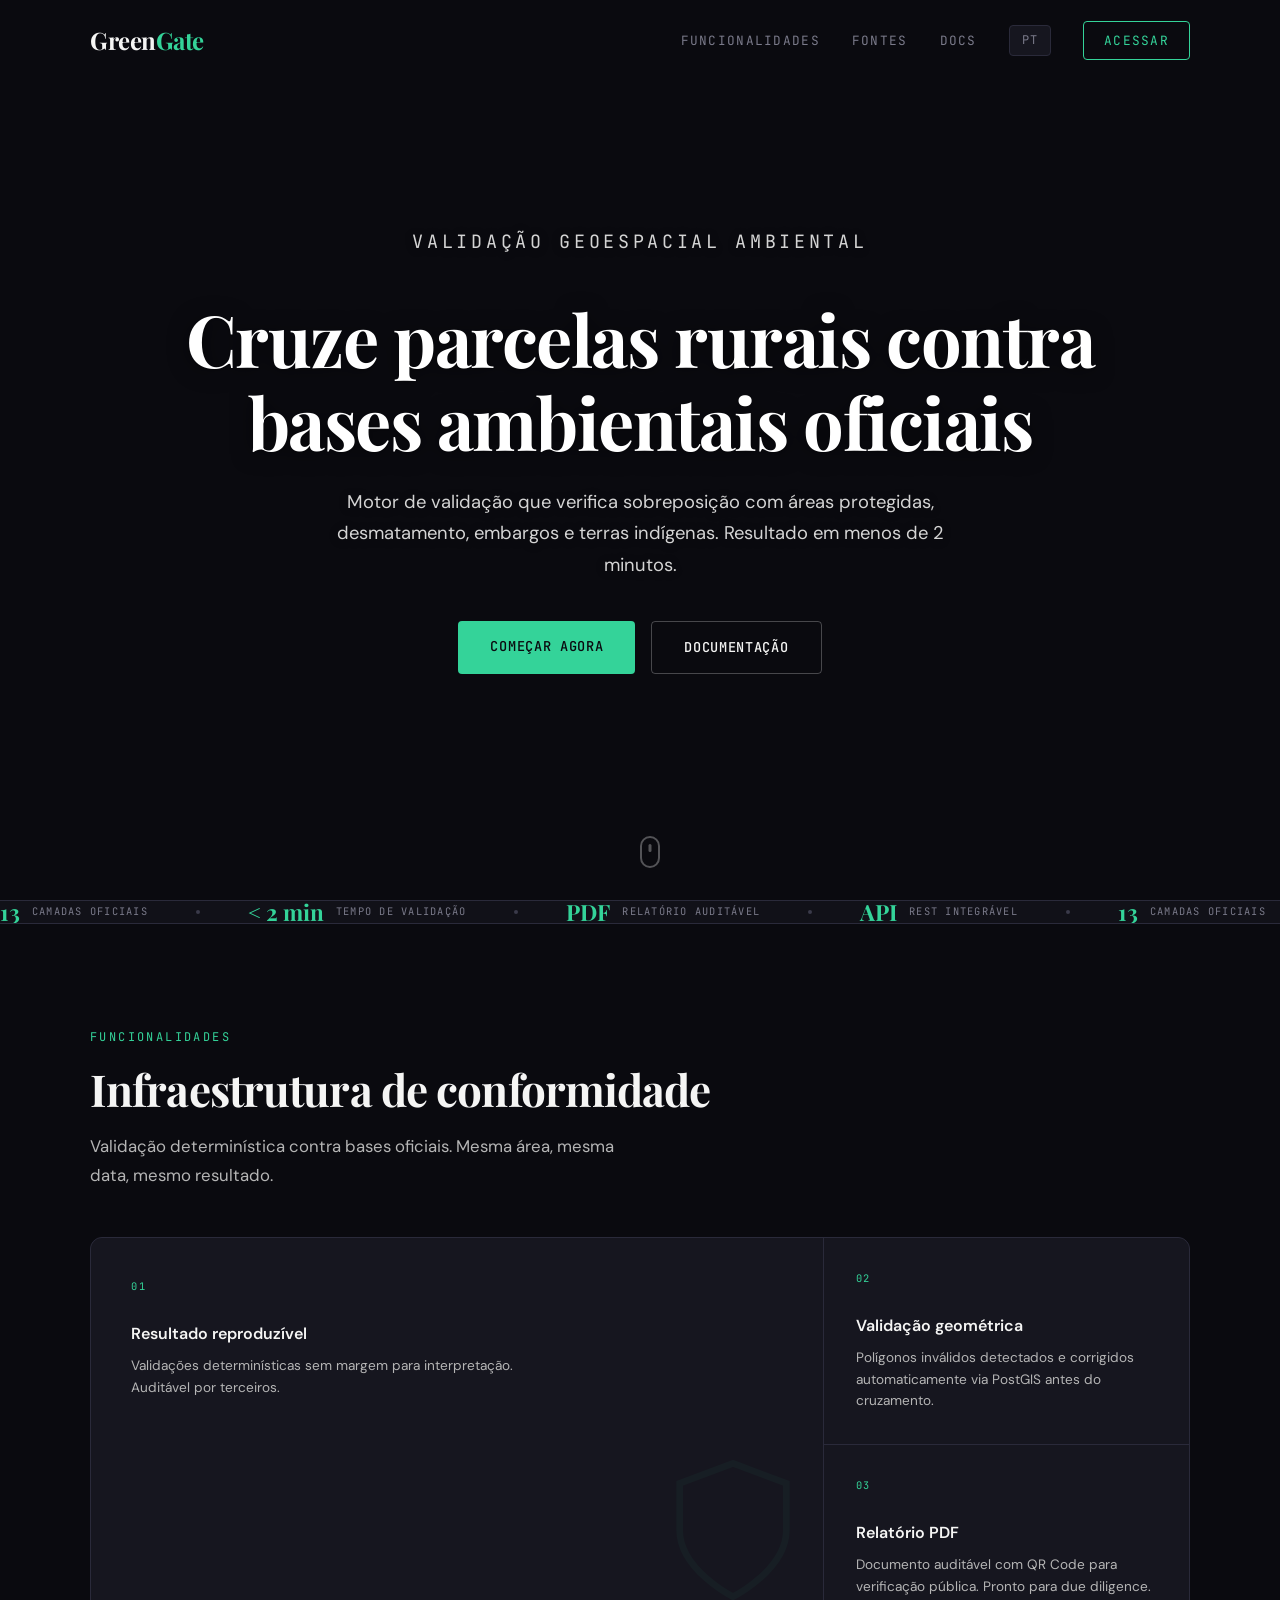
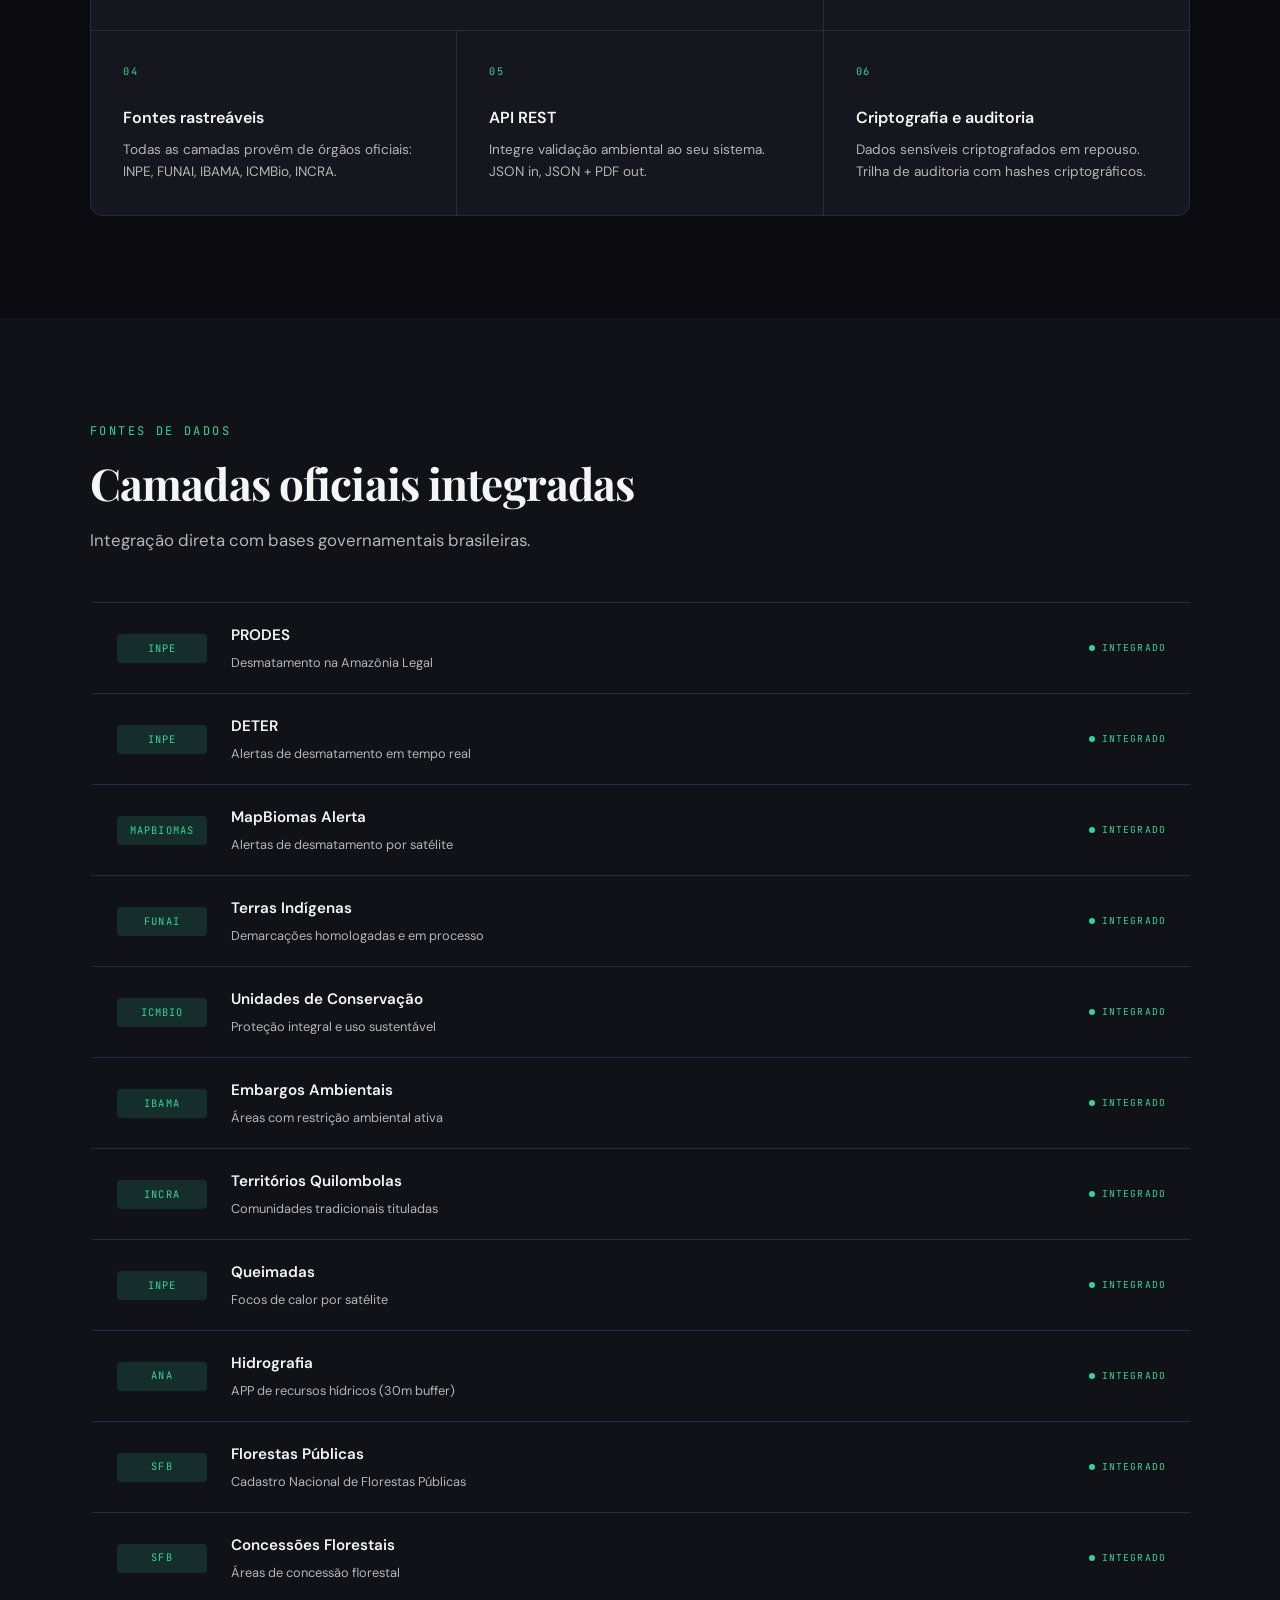
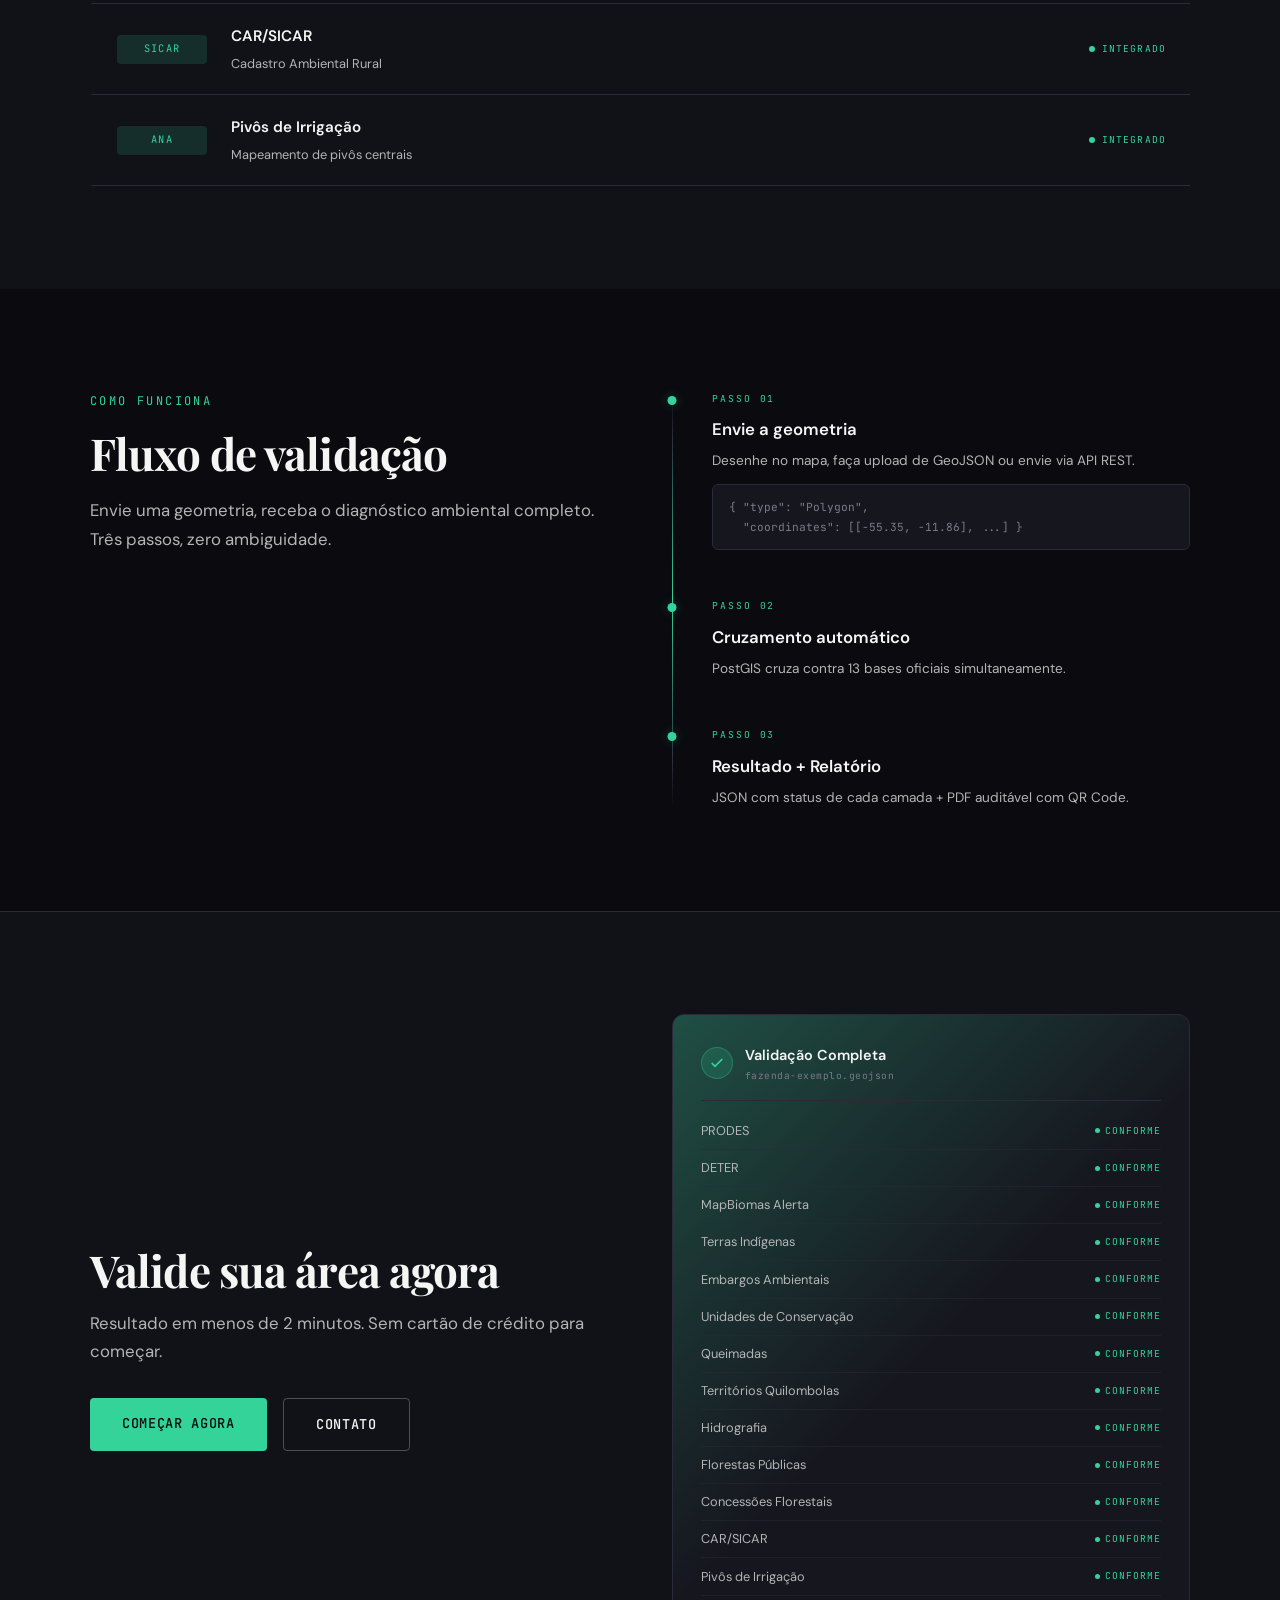
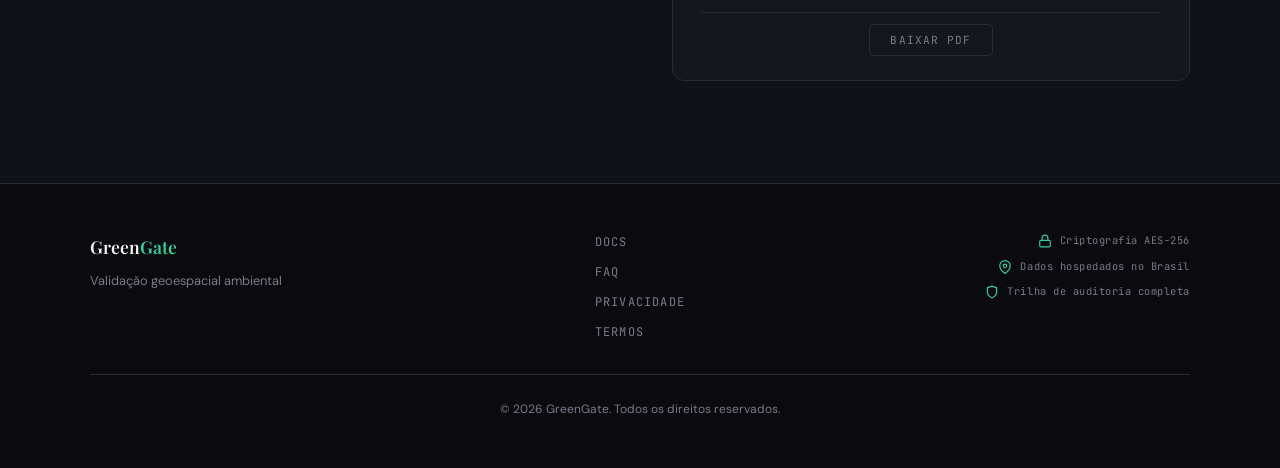
<file: index.html>
<!DOCTYPE html>
<html lang="pt-BR">
<head>
    <meta charset="UTF-8">
    <meta name="viewport" content="width=device-width, initial-scale=1.0">
    <title>GreenGate — Validação Geoespacial Ambiental</title>
    <meta name="description" content="Motor de validação geoespacial que cruza parcelas rurais contra 13 bases ambientais oficiais brasileiras. Resultado em menos de 2 minutos.">

    <!-- Google Analytics 4 -->
    <script async src="https://www.googletagmanager.com/gtag/js?id=G-JRCHQBJEP1"></script>
    <script>
        window.dataLayer = window.dataLayer || [];
        function gtag(){dataLayer.push(arguments);}
        gtag('js', new Date());
        gtag('config', 'G-JRCHQBJEP1');
    </script>

    <!-- Fonts -->
    <link rel="preconnect" href="https://fonts.googleapis.com">
    <link rel="preconnect" href="https://fonts.gstatic.com" crossorigin>
    <link href="https://fonts.googleapis.com/css2?family=Playfair+Display:wght@400;500;600;700;800&family=DM+Sans:wght@300;400;500;600;700&family=JetBrains+Mono:wght@400;500&display=swap" rel="stylesheet">

    <style>
        :root {
            --bg-deep: #0a0a0f;
            --bg-surface: #111118;
            --bg-card: #16161f;
            --bg-elevated: #1c1c28;
            --border: #2a2a3a;
            --border-hover: #3a3a4a;

            --accent: #34d399;
            --accent-dim: rgba(52, 211, 153, 0.15);
            --accent-glow: rgba(52, 211, 153, 0.3);

            --text-primary: #f5f5f4;
            --text-secondary: #b5b5b5;
            --text-muted: #7a7a8a;

            --font-display: 'Playfair Display', Georgia, serif;
            --font-body: 'DM Sans', -apple-system, sans-serif;
            --font-mono: 'JetBrains Mono', monospace;

            --ease: cubic-bezier(0.4, 0, 0.2, 1);
            --max-width: 1100px;
        }

        * { margin: 0; padding: 0; box-sizing: border-box; }

        html { scroll-behavior: smooth; scroll-padding-top: 80px; }

        body {
            font-family: var(--font-body);
            background: var(--bg-deep);
            color: var(--text-secondary);
            line-height: 1.7;
            -webkit-font-smoothing: antialiased;
        }

        /* ---- NAV ---- */
        .nav {
            position: fixed;
            top: 0; left: 0; right: 0;
            z-index: 100;
            padding: 1.25rem 2rem;
            transition: all 0.4s var(--ease);
        }

        .nav.scrolled {
            background: rgba(10, 10, 15, 0.95);
            backdrop-filter: blur(20px);
            -webkit-backdrop-filter: blur(20px);
            border-bottom: 1px solid var(--border);
        }

        .nav-inner {
            max-width: var(--max-width);
            margin: 0 auto;
            display: flex;
            justify-content: space-between;
            align-items: center;
        }

        .nav-logo {
            font-family: var(--font-display);
            font-size: 1.5rem;
            font-weight: 700;
            color: var(--text-primary);
            text-decoration: none;
            letter-spacing: -0.02em;
        }

        .nav-logo span { color: var(--accent); }

        .nav-links {
            display: flex;
            align-items: center;
            gap: 2rem;
        }

        .nav-links a {
            font-family: var(--font-mono);
            font-size: 0.8rem;
            color: var(--text-muted);
            text-decoration: none;
            text-transform: uppercase;
            letter-spacing: 0.1em;
            transition: color 0.3s var(--ease);
        }

        .nav-links a:hover { color: var(--text-primary); }

        .nav-lang {
            font-family: var(--font-mono);
            font-size: 0.75rem;
            color: var(--text-muted);
            background: var(--bg-card);
            border: 1px solid var(--border);
            padding: 0.4rem 0.75rem;
            border-radius: 4px;
            cursor: pointer;
            letter-spacing: 0.1em;
            transition: all 0.3s var(--ease);
        }

        .nav-lang:hover {
            border-color: var(--accent);
            color: var(--accent);
        }

        .nav-cta {
            font-family: var(--font-mono) !important;
            font-size: 0.8rem !important;
            color: var(--accent) !important;
            border: 1px solid var(--accent);
            padding: 0.5rem 1.25rem;
            border-radius: 4px;
            transition: all 0.3s var(--ease);
        }

        .nav-cta:hover { background: var(--accent-dim); }

        /* ---- HERO ---- */
        .hero {
            position: relative;
            min-height: 100vh;
            display: flex;
            align-items: center;
            justify-content: center;
            overflow: hidden;
        }

        .hero-bg {
            position: absolute;
            inset: 0;
            background:
                url('https://images.unsplash.com/photo-1560493676-04071c5f467b?w=1920&q=80')
                center / cover no-repeat;
            animation: heroZoom 25s ease-in-out infinite alternate;
        }

        @keyframes heroZoom {
            from { transform: scale(1); }
            to { transform: scale(1.08); }
        }

        .hero-overlay {
            position: absolute;
            inset: 0;
            background:
                linear-gradient(180deg,
                    rgba(10,10,15,0.85) 0%,
                    rgba(10,10,15,0.6) 35%,
                    rgba(10,10,15,0.9) 100%
                );
        }

        .hero-content {
            position: relative;
            z-index: 2;
            max-width: var(--max-width);
            padding: 0 2rem;
            text-align: center;
        }

        .hero-label {
            font-family: var(--font-mono);
            font-size: 0.75rem;
            text-transform: uppercase;
            letter-spacing: 0.2em;
            color: var(--accent);
            margin-bottom: 1.5rem;
            opacity: 0;
            animation: fadeUp 0.8s var(--ease) 0.3s forwards;
        }

        .hero h1 {
            font-family: var(--font-display);
            font-size: clamp(2.5rem, 6vw, 4.5rem);
            font-weight: 700;
            color: #ffffff;
            line-height: 1.15;
            letter-spacing: -0.02em;
            margin-bottom: 1.5rem;
            text-shadow: 0 2px 20px rgba(0,0,0,0.5), 0 1px 3px rgba(0,0,0,0.3);
            opacity: 0;
            animation: fadeUp 0.8s var(--ease) 0.5s forwards;
        }

        .hero p {
            font-size: clamp(1rem, 2vw, 1.15rem);
            color: #d4d4d4;
            max-width: 640px;
            margin: 0 auto 2.5rem;
            text-shadow: 0 1px 8px rgba(0,0,0,0.4);
            opacity: 0;
            animation: fadeUp 0.8s var(--ease) 0.7s forwards;
        }

        .hero-actions {
            display: flex;
            gap: 1rem;
            justify-content: center;
            flex-wrap: wrap;
            opacity: 0;
            animation: fadeUp 0.8s var(--ease) 0.9s forwards;
        }

        .btn-primary {
            font-family: var(--font-mono);
            font-size: 0.85rem;
            font-weight: 500;
            letter-spacing: 0.05em;
            text-transform: uppercase;
            color: var(--bg-deep);
            background: var(--accent);
            border: none;
            padding: 0.875rem 2rem;
            border-radius: 4px;
            text-decoration: none;
            cursor: pointer;
            transition: all 0.3s var(--ease);
        }

        .btn-primary:hover {
            transform: translateY(-2px);
            box-shadow: 0 8px 24px var(--accent-glow);
        }

        .btn-outline {
            font-family: var(--font-mono);
            font-size: 0.85rem;
            font-weight: 500;
            letter-spacing: 0.05em;
            text-transform: uppercase;
            color: var(--text-primary);
            background: transparent;
            border: 1px solid rgba(255,255,255,0.25);
            padding: 0.875rem 2rem;
            border-radius: 4px;
            text-decoration: none;
            cursor: pointer;
            transition: all 0.3s var(--ease);
        }

        .btn-outline:hover {
            border-color: rgba(255,255,255,0.5);
            background: rgba(255,255,255,0.05);
        }

        .hero-scroll {
            position: absolute;
            bottom: 2rem;
            left: 50%;
            transform: translateX(-50%);
            z-index: 2;
            width: 20px;
            height: 32px;
            border: 2px solid rgba(255,255,255,0.3);
            border-radius: 10px;
            opacity: 0;
            animation: fadeUp 0.8s var(--ease) 1.2s forwards;
        }

        .hero-scroll::after {
            content: '';
            position: absolute;
            top: 6px;
            left: 50%;
            transform: translateX(-50%);
            width: 3px;
            height: 8px;
            background: rgba(255,255,255,0.3);
            border-radius: 2px;
            animation: scrollPulse 2s var(--ease) infinite;
        }

        @keyframes scrollPulse {
            0%, 100% { opacity: 1; transform: translateX(-50%) translateY(0); }
            50% { opacity: 0.3; transform: translateX(-50%) translateY(6px); }
        }

        /* ---- SECTIONS COMMON ---- */
        section { padding: clamp(4rem, 8vw, 7rem) 2rem; }

        .section-inner {
            max-width: var(--max-width);
            margin: 0 auto;
        }

        .section-label {
            font-family: var(--font-mono);
            font-size: 0.75rem;
            text-transform: uppercase;
            letter-spacing: 0.2em;
            color: var(--accent);
            margin-bottom: 1rem;
            display: block;
        }

        .section-title {
            font-family: var(--font-display);
            font-size: clamp(1.75rem, 4vw, 2.75rem);
            font-weight: 700;
            color: var(--text-primary);
            line-height: 1.2;
            letter-spacing: -0.02em;
            margin-bottom: 1rem;
        }

        .section-desc {
            font-size: 1.05rem;
            color: var(--text-secondary);
            max-width: 560px;
            margin-bottom: 3rem;
        }

        /* ---- TRUST RIBBON (was Stats) ---- */
        .trust-ribbon {
            border-top: 1px solid var(--border);
            border-bottom: 1px solid var(--border);
            background: var(--bg-surface);
            overflow: hidden;
            padding: 1.25rem 0;
        }

        .trust-ribbon:hover .trust-ribbon-track {
            animation-play-state: paused;
        }

        .trust-ribbon-track {
            display: flex;
            gap: 3rem;
            align-items: center;
            animation: ticker 28s linear infinite;
            width: max-content;
        }

        .trust-ribbon-item {
            display: flex;
            align-items: center;
            gap: 0.75rem;
            white-space: nowrap;
        }

        .trust-ribbon-dot {
            width: 4px;
            height: 4px;
            border-radius: 50%;
            background: var(--border-hover);
            flex-shrink: 0;
        }

        .trust-ribbon-value {
            font-family: var(--font-display);
            font-size: 1.4rem;
            font-weight: 700;
            color: var(--accent);
            line-height: 1;
        }

        .trust-ribbon-label {
            font-family: var(--font-mono);
            font-size: 0.65rem;
            text-transform: uppercase;
            letter-spacing: 0.12em;
            color: var(--text-muted);
            line-height: 1.3;
        }

        @keyframes ticker {
            from { transform: translateX(0); }
            to { transform: translateX(-50%); }
        }

        /* ---- FEATURES BENTO ---- */
        .features { background: var(--bg-deep); }

        .features-bento {
            display: grid;
            grid-template-columns: repeat(3, 1fr);
            grid-template-rows: auto auto auto;
            gap: 1px;
            background: var(--border);
            border: 1px solid var(--border);
            border-radius: 12px;
            overflow: hidden;
        }

        .feature-cell {
            background: var(--bg-card);
            padding: 2rem;
            transition: background 0.3s var(--ease);
            display: flex;
            flex-direction: column;
        }

        .feature-cell:hover { background: var(--bg-elevated); }

        .feature-cell--hero {
            grid-column: 1 / 3;
            grid-row: 1 / 3;
            padding: 2.5rem;
            position: relative;
            overflow: hidden;
        }

        .feature-cell--hero .feature-deco {
            position: absolute;
            bottom: 20px;
            right: 10px;
            width: 160px;
            height: 160px;
            opacity: 0.04;
        }

        .feature-cell--hero .feature-deco svg {
            width: 100%;
            height: 100%;
            stroke: var(--accent);
            fill: none;
            stroke-width: 1;
        }

        .feature-cell--hero h3 {
            font-family: var(--font-display);
            font-size: 1.4rem;
            margin-bottom: 0.75rem;
        }

        .feature-cell--hero p {
            font-size: 1rem;
            max-width: 420px;
            line-height: 1.7;
        }

        .feature-num {
            font-family: var(--font-mono);
            font-size: 0.65rem;
            color: var(--accent);
            letter-spacing: 0.15em;
            margin-bottom: 1.5rem;
        }

        .feature-cell h3 {
            font-family: var(--font-body);
            font-size: 1rem;
            font-weight: 600;
            color: var(--text-primary);
            margin-bottom: 0.5rem;
        }

        .feature-cell p {
            font-size: 0.85rem;
            color: var(--text-secondary);
            line-height: 1.6;
        }

        /* ---- EVIDENCE TABLE (was Sources) ---- */
        .evidence { background: var(--bg-surface); }

        .evidence-list {
            display: flex;
            flex-direction: column;
        }

        .evidence-row {
            display: grid;
            grid-template-columns: 90px 1fr auto;
            align-items: center;
            gap: 1.5rem;
            padding: 1.25rem 1.5rem;
            border-bottom: 1px solid var(--border);
            border-left: 3px solid transparent;
            transition: all 0.3s var(--ease);
        }

        .evidence-row:first-child {
            border-top: 1px solid var(--border);
        }

        .evidence-row:hover {
            background: var(--bg-card);
            border-left-color: var(--accent);
        }

        .evidence-org {
            font-family: var(--font-mono);
            font-size: 0.65rem;
            text-transform: uppercase;
            letter-spacing: 0.1em;
            color: var(--accent);
            text-align: center;
            padding: 0.35rem 0;
            background: var(--accent-dim);
            border-radius: 4px;
        }

        .evidence-info { display: flex; flex-direction: column; gap: 0.15rem; }
        .evidence-name { font-size: 0.95rem; font-weight: 600; color: var(--text-primary); }
        .evidence-desc { font-size: 0.8rem; color: var(--text-secondary); }

        .evidence-badge {
            font-family: var(--font-mono);
            font-size: 0.6rem;
            text-transform: uppercase;
            letter-spacing: 0.12em;
            color: var(--accent);
            display: flex;
            align-items: center;
            gap: 0.4rem;
        }

        .evidence-badge::before {
            content: '';
            width: 6px;
            height: 6px;
            background: var(--accent);
            border-radius: 50%;
            flex-shrink: 0;
        }

        /* ---- METHODOLOGY TIMELINE ---- */
        .methodology { background: var(--bg-deep); }

        .methodology-layout {
            display: grid;
            grid-template-columns: 1fr 1fr;
            gap: 4rem;
            align-items: start;
        }

        .methodology-text {
            position: sticky;
            top: 6rem;
        }

        .methodology-text .section-desc { margin-bottom: 0; }

        .timeline {
            position: relative;
            padding-left: 2.5rem;
        }

        .timeline::before {
            content: '';
            position: absolute;
            left: 0;
            top: 0;
            bottom: 0;
            width: 1px;
            background: linear-gradient(
                to bottom,
                transparent,
                var(--border) 10%,
                var(--accent) 50%,
                var(--border) 90%,
                transparent
            );
        }

        .timeline-step {
            position: relative;
            padding-bottom: 3rem;
        }

        .timeline-step:last-child { padding-bottom: 0; }

        .timeline-step::before {
            content: '';
            position: absolute;
            left: calc(-2.5rem - 0px);
            top: 0.3rem;
            width: 9px;
            height: 9px;
            background: var(--accent);
            border-radius: 50%;
            transform: translateX(-50%);
            box-shadow: 0 0 12px var(--accent-glow);
        }

        .timeline-step-label {
            font-family: var(--font-mono);
            font-size: 0.6rem;
            text-transform: uppercase;
            letter-spacing: 0.2em;
            color: var(--accent);
            margin-bottom: 0.5rem;
        }

        .timeline-step-title {
            font-family: var(--font-body);
            font-size: 1.05rem;
            font-weight: 600;
            color: var(--text-primary);
            margin-bottom: 0.4rem;
        }

        .timeline-step-detail {
            font-size: 0.85rem;
            color: var(--text-secondary);
            line-height: 1.6;
        }

        .timeline-code {
            font-family: var(--font-mono);
            font-size: 0.7rem;
            color: var(--text-muted);
            background: var(--bg-card);
            border: 1px solid var(--border);
            border-radius: 6px;
            padding: 0.75rem 1rem;
            margin-top: 0.75rem;
            line-height: 1.8;
            overflow-x: auto;
            white-space: pre;
        }

        /* ---- CTA SPLIT ---- */
        .cta {
            background: var(--bg-surface);
            border-top: 1px solid var(--border);
        }

        .cta-split {
            display: grid;
            grid-template-columns: 1fr 1fr;
            gap: 4rem;
            align-items: center;
        }

        .cta-text .section-title { margin-bottom: 0.75rem; }
        .cta-text .section-desc { margin-bottom: 2rem; }

        .cta-actions {
            display: flex;
            gap: 1rem;
            flex-wrap: wrap;
        }

        .cta-preview {
            background: var(--bg-card);
            border: 1px solid var(--border);
            border-radius: 12px;
            padding: 1.75rem;
            position: relative;
            overflow: hidden;
        }

        .cta-preview::before {
            content: '';
            position: absolute;
            inset: -1px;
            border-radius: 12px;
            background: linear-gradient(135deg, var(--accent-glow), transparent 50%);
            z-index: 0;
            pointer-events: none;
        }

        .cta-preview > * { position: relative; z-index: 1; }

        .cta-preview-header {
            display: flex;
            align-items: center;
            gap: 0.75rem;
            padding-bottom: 1rem;
            border-bottom: 1px solid var(--border);
            margin-bottom: 0.75rem;
        }

        .cta-preview-icon {
            width: 32px;
            height: 32px;
            background: var(--accent-dim);
            border: 1px solid rgba(52,211,153,0.3);
            border-radius: 50%;
            display: flex;
            align-items: center;
            justify-content: center;
            flex-shrink: 0;
        }

        .cta-preview-icon svg {
            width: 16px;
            height: 16px;
            stroke: var(--accent);
            fill: none;
            stroke-width: 2.5;
        }

        .cta-preview-title {
            font-family: var(--font-body);
            font-weight: 600;
            font-size: 0.9rem;
            color: var(--text-primary);
        }

        .cta-preview-file {
            font-family: var(--font-mono);
            font-size: 0.6rem;
            color: var(--text-muted);
            letter-spacing: 0.05em;
        }

        .cta-preview-row {
            display: flex;
            justify-content: space-between;
            align-items: center;
            padding: 0.45rem 0;
            border-bottom: 1px solid rgba(42,42,58,0.5);
        }

        .cta-preview-row:last-of-type { border-bottom: none; }

        .cta-preview-row-name {
            font-size: 0.8rem;
            color: var(--text-secondary);
        }

        .cta-preview-row-status {
            font-family: var(--font-mono);
            font-size: 0.6rem;
            text-transform: uppercase;
            letter-spacing: 0.1em;
            color: var(--accent);
            display: flex;
            align-items: center;
            gap: 0.35rem;
        }

        .cta-preview-row-status::before {
            content: '';
            width: 5px;
            height: 5px;
            background: var(--accent);
            border-radius: 50%;
        }

        .cta-preview-footer {
            margin-top: 1rem;
            padding-top: 0.75rem;
            border-top: 1px solid var(--border);
            text-align: center;
        }

        .cta-preview-pdf {
            font-family: var(--font-mono);
            font-size: 0.7rem;
            text-transform: uppercase;
            letter-spacing: 0.1em;
            color: var(--text-muted);
            background: none;
            border: 1px solid var(--border);
            padding: 0.5rem 1.25rem;
            border-radius: 4px;
            cursor: default;
            transition: all 0.3s var(--ease);
        }

        /* ---- FOOTER ---- */
        .footer {
            padding: 3rem 2rem;
            border-top: 1px solid var(--border);
            background: var(--bg-deep);
        }

        .footer-grid {
            max-width: var(--max-width);
            margin: 0 auto;
            display: grid;
            grid-template-columns: 1fr auto 1fr;
            gap: 3rem;
        }

        .footer-col-brand {}

        .footer-brand {
            font-family: var(--font-display);
            font-size: 1.1rem;
            font-weight: 600;
            color: var(--text-primary);
        }

        .footer-brand span { color: var(--accent); }

        .footer-tagline {
            font-size: 0.8rem;
            color: var(--text-muted);
            margin-top: 0.5rem;
            max-width: 240px;
        }

        .footer-col-links {
            display: flex;
            flex-direction: column;
            gap: 0.6rem;
        }

        .footer-col-links a {
            font-family: var(--font-mono);
            font-size: 0.75rem;
            text-transform: uppercase;
            letter-spacing: 0.1em;
            color: var(--text-muted);
            text-decoration: none;
            transition: color 0.3s var(--ease);
        }

        .footer-col-links a:hover { color: var(--text-secondary); }

        .footer-col-trust {
            display: flex;
            flex-direction: column;
            gap: 0.5rem;
            justify-content: flex-start;
        }

        .footer-trust-item {
            font-family: var(--font-mono);
            font-size: 0.65rem;
            color: var(--text-muted);
            letter-spacing: 0.05em;
            display: flex;
            align-items: center;
            gap: 0.5rem;
            justify-content: flex-end;
        }

        .footer-trust-item svg {
            width: 14px;
            height: 14px;
            stroke: var(--accent);
            fill: none;
            stroke-width: 2;
            stroke-linecap: round;
            stroke-linejoin: round;
            flex-shrink: 0;
        }

        .footer-bottom {
            max-width: var(--max-width);
            margin: 0 auto;
            border-top: 1px solid var(--border);
            padding-top: 1.5rem;
            margin-top: 2rem;
            text-align: center;
            font-size: 0.75rem;
            color: var(--text-muted);
        }

        /* ---- ANIMATIONS ---- */
        @keyframes fadeUp {
            from { opacity: 0; transform: translateY(24px); }
            to { opacity: 1; transform: translateY(0); }
        }

        .reveal {
            opacity: 0;
            transform: translateY(24px);
            transition: all 0.7s var(--ease);
        }

        .reveal.visible {
            opacity: 1;
            transform: translateY(0);
        }

        /* ---- RESPONSIVE ---- */
        @media (max-width: 900px) {
            .features-bento {
                grid-template-columns: 1fr 1fr;
                grid-template-rows: auto;
            }
            .feature-cell--hero {
                grid-column: 1 / -1;
                grid-row: auto;
            }

            .methodology-layout {
                grid-template-columns: 1fr;
                gap: 2.5rem;
            }
            .methodology-text {
                position: static;
            }

            .cta-split {
                grid-template-columns: 1fr;
                gap: 2.5rem;
            }

            .evidence-row { grid-template-columns: 70px 1fr auto; }

            .footer-grid {
                grid-template-columns: 1fr 1fr;
                gap: 2rem;
            }
            .footer-col-trust { justify-content: flex-start; }
            .footer-trust-item { justify-content: flex-start; }
        }

        @media (max-width: 640px) {
            .nav { padding: 1rem 1.25rem; }
            .nav-links { gap: 0.75rem; }
            .nav-links a.nav-link-text { display: none; }

            .hero h1 { font-size: clamp(2rem, 8vw, 3rem); }

            .features-bento {
                grid-template-columns: 1fr;
            }
            .feature-cell--hero {
                grid-column: 1;
            }

            .evidence-row {
                grid-template-columns: 1fr;
                gap: 0.5rem;
                padding: 1rem 1.25rem;
            }
            .evidence-org {
                width: fit-content;
            }
            .evidence-badge {
                margin-top: 0.25rem;
            }

            .timeline { padding-left: 2rem; }
            .timeline-step::before { left: calc(-2rem); }

            .footer-grid {
                grid-template-columns: 1fr;
                gap: 1.5rem;
                text-align: center;
            }
            .footer-tagline { max-width: none; }
            .footer-col-links {
                flex-direction: row;
                flex-wrap: wrap;
                justify-content: center;
                gap: 1rem;
            }
            .footer-col-trust { align-items: center; }
            .footer-trust-item { justify-content: center; }
        }

        @media (max-width: 380px) {
            .hero h1 { font-size: 1.75rem; }
        }
    </style>
</head>
<body>

    <!-- Nav -->
    <nav class="nav" id="nav">
        <div class="nav-inner">
            <a href="#" class="nav-logo">Green<span>Gate</span></a>
            <div class="nav-links">
                <a href="#features" class="nav-link-text" data-i18n="nav_features">Funcionalidades</a>
                <a href="#sources" class="nav-link-text" data-i18n="nav_sources">Fontes</a>
                <a href="pages/docs.html" class="nav-link-text" data-i18n="nav_docs">Docs</a>
                <button class="nav-lang" id="langToggle"><span id="langText">PT</span></button>
                <a href="https://www.greengate.com.br/pages/app.html" class="nav-cta" target="_blank" data-i18n="nav_cta">Acessar</a>
            </div>
        </div>
    </nav>

    <!-- Hero -->
    <section class="hero">
        <div class="hero-bg"></div>
        <div class="hero-overlay"></div>
        <div class="hero-content">
            <p class="hero-label" data-i18n="hero_label">Validação geoespacial ambiental</p>
            <h1 data-i18n="hero_title">Cruze parcelas rurais contra bases ambientais oficiais</h1>
            <p data-i18n="hero_desc">Motor de validação que verifica sobreposição com áreas protegidas, desmatamento, embargos e terras indígenas. Resultado em menos de 2 minutos.</p>
            <div class="hero-actions">
                <a href="https://www.greengate.com.br/pages/app.html" class="btn-primary" target="_blank" data-i18n="hero_cta">Começar agora</a>
                <a href="pages/docs.html" class="btn-outline" data-i18n="hero_docs">Documentação</a>
            </div>
        </div>
        <div class="hero-scroll"></div>
    </section>

    <!-- Trust Ribbon -->
    <section class="trust-ribbon" style="padding: 0;">
        <div class="trust-ribbon-track">
            <div class="trust-ribbon-item">
                <div class="trust-ribbon-value">13</div>
                <div class="trust-ribbon-label" data-i18n="stat_layers">Camadas oficiais</div>
            </div>
            <div class="trust-ribbon-dot"></div>
            <div class="trust-ribbon-item">
                <div class="trust-ribbon-value">&lt; 2 min</div>
                <div class="trust-ribbon-label" data-i18n="stat_time">Tempo de validação</div>
            </div>
            <div class="trust-ribbon-dot"></div>
            <div class="trust-ribbon-item">
                <div class="trust-ribbon-value">PDF</div>
                <div class="trust-ribbon-label" data-i18n="stat_report">Relatório auditável</div>
            </div>
            <div class="trust-ribbon-dot"></div>
            <div class="trust-ribbon-item">
                <div class="trust-ribbon-value">API</div>
                <div class="trust-ribbon-label" data-i18n="stat_api">REST integrável</div>
            </div>
            <div class="trust-ribbon-dot"></div>
            <!-- Duplicate for seamless loop -->
            <div class="trust-ribbon-item">
                <div class="trust-ribbon-value">13</div>
                <div class="trust-ribbon-label" data-i18n="stat_layers">Camadas oficiais</div>
            </div>
            <div class="trust-ribbon-dot"></div>
            <div class="trust-ribbon-item">
                <div class="trust-ribbon-value">&lt; 2 min</div>
                <div class="trust-ribbon-label" data-i18n="stat_time">Tempo de validação</div>
            </div>
            <div class="trust-ribbon-dot"></div>
            <div class="trust-ribbon-item">
                <div class="trust-ribbon-value">PDF</div>
                <div class="trust-ribbon-label" data-i18n="stat_report">Relatório auditável</div>
            </div>
            <div class="trust-ribbon-dot"></div>
            <div class="trust-ribbon-item">
                <div class="trust-ribbon-value">API</div>
                <div class="trust-ribbon-label" data-i18n="stat_api">REST integrável</div>
            </div>
            <div class="trust-ribbon-dot"></div>
        </div>
    </section>

    <!-- Features — Bento Grid -->
    <section class="features" id="features">
        <div class="section-inner">
            <span class="section-label" data-i18n="features_label">Funcionalidades</span>
            <h2 class="section-title" data-i18n="features_title">Infraestrutura de conformidade</h2>
            <p class="section-desc" data-i18n="features_desc">Validação determinística contra bases oficiais. Mesma área, mesma data, mesmo resultado.</p>

            <div class="features-bento">
                <div class="feature-cell feature-cell--hero reveal">
                    <div class="feature-num">01</div>
                    <h3 data-i18n="feat1_title">Resultado reproduzível</h3>
                    <p data-i18n="feat1_desc">Validações determinísticas sem margem para interpretação. Auditável por terceiros.</p>
                    <div class="feature-deco">
                        <svg viewBox="0 0 24 24"><path d="M12 22s8-4 8-10V5l-8-3-8 3v7c0 6 8 10 8 10z"/></svg>
                    </div>
                </div>

                <div class="feature-cell reveal">
                    <div class="feature-num">02</div>
                    <h3 data-i18n="feat2_title">Validação geométrica</h3>
                    <p data-i18n="feat2_desc">Polígonos inválidos detectados e corrigidos automaticamente via PostGIS antes do cruzamento.</p>
                </div>

                <div class="feature-cell reveal">
                    <div class="feature-num">03</div>
                    <h3 data-i18n="feat3_title">Relatório PDF</h3>
                    <p data-i18n="feat3_desc">Documento auditável com QR Code para verificação pública. Pronto para due diligence.</p>
                </div>

                <div class="feature-cell reveal">
                    <div class="feature-num">04</div>
                    <h3 data-i18n="feat4_title">Fontes rastreáveis</h3>
                    <p data-i18n="feat4_desc">Todas as camadas provêm de órgãos oficiais: INPE, FUNAI, IBAMA, ICMBio, INCRA.</p>
                </div>

                <div class="feature-cell reveal">
                    <div class="feature-num">05</div>
                    <h3 data-i18n="feat5_title">API REST</h3>
                    <p data-i18n="feat5_desc">Integre validação ambiental ao seu sistema. JSON in, JSON + PDF out.</p>
                </div>

                <div class="feature-cell reveal">
                    <div class="feature-num">06</div>
                    <h3 data-i18n="feat6_title">Criptografia e auditoria</h3>
                    <p data-i18n="feat6_desc">Dados sensíveis criptografados em repouso. Trilha de auditoria com hashes criptográficos.</p>
                </div>
            </div>
        </div>
    </section>

    <!-- Sources — Evidence Table -->
    <section class="evidence" id="sources">
        <div class="section-inner">
            <span class="section-label" data-i18n="sources_label">Fontes de dados</span>
            <h2 class="section-title" data-i18n="sources_title">Camadas oficiais integradas</h2>
            <p class="section-desc" data-i18n="sources_desc">Integração direta com bases governamentais brasileiras.</p>

            <div class="evidence-list">
                <div class="evidence-row reveal">
                    <div class="evidence-org">INPE</div>
                    <div class="evidence-info">
                        <div class="evidence-name" data-i18n="src1_name">PRODES</div>
                        <div class="evidence-desc" data-i18n="src1_desc">Desmatamento na Amazônia Legal</div>
                    </div>
                    <div class="evidence-badge"><span data-i18n="evidence_badge">Integrado</span></div>
                </div>
                <div class="evidence-row reveal">
                    <div class="evidence-org">INPE</div>
                    <div class="evidence-info">
                        <div class="evidence-name" data-i18n="src_deter_name">DETER</div>
                        <div class="evidence-desc" data-i18n="src_deter_desc">Alertas de desmatamento em tempo real</div>
                    </div>
                    <div class="evidence-badge"><span data-i18n="evidence_badge">Integrado</span></div>
                </div>
                <div class="evidence-row reveal">
                    <div class="evidence-org">MapBiomas</div>
                    <div class="evidence-info">
                        <div class="evidence-name" data-i18n="src_mapbiomas_name">MapBiomas Alerta</div>
                        <div class="evidence-desc" data-i18n="src_mapbiomas_desc">Alertas de desmatamento por satélite</div>
                    </div>
                    <div class="evidence-badge"><span data-i18n="evidence_badge">Integrado</span></div>
                </div>
                <div class="evidence-row reveal">
                    <div class="evidence-org">FUNAI</div>
                    <div class="evidence-info">
                        <div class="evidence-name" data-i18n="src2_name">Terras Indígenas</div>
                        <div class="evidence-desc" data-i18n="src2_desc">Demarcações homologadas e em processo</div>
                    </div>
                    <div class="evidence-badge"><span data-i18n="evidence_badge">Integrado</span></div>
                </div>
                <div class="evidence-row reveal">
                    <div class="evidence-org">ICMBio</div>
                    <div class="evidence-info">
                        <div class="evidence-name" data-i18n="src3_name">Unidades de Conservação</div>
                        <div class="evidence-desc" data-i18n="src3_desc">Proteção integral e uso sustentável</div>
                    </div>
                    <div class="evidence-badge"><span data-i18n="evidence_badge">Integrado</span></div>
                </div>
                <div class="evidence-row reveal">
                    <div class="evidence-org">IBAMA</div>
                    <div class="evidence-info">
                        <div class="evidence-name" data-i18n="src4_name">Embargos Ambientais</div>
                        <div class="evidence-desc" data-i18n="src4_desc">Áreas com restrição ambiental ativa</div>
                    </div>
                    <div class="evidence-badge"><span data-i18n="evidence_badge">Integrado</span></div>
                </div>
                <div class="evidence-row reveal">
                    <div class="evidence-org">INCRA</div>
                    <div class="evidence-info">
                        <div class="evidence-name" data-i18n="src5_name">Territórios Quilombolas</div>
                        <div class="evidence-desc" data-i18n="src5_desc">Comunidades tradicionais tituladas</div>
                    </div>
                    <div class="evidence-badge"><span data-i18n="evidence_badge">Integrado</span></div>
                </div>
                <div class="evidence-row reveal">
                    <div class="evidence-org">INPE</div>
                    <div class="evidence-info">
                        <div class="evidence-name" data-i18n="src_queimadas_name">Queimadas</div>
                        <div class="evidence-desc" data-i18n="src_queimadas_desc">Focos de calor por satélite</div>
                    </div>
                    <div class="evidence-badge"><span data-i18n="evidence_badge">Integrado</span></div>
                </div>
                <div class="evidence-row reveal">
                    <div class="evidence-org">ANA</div>
                    <div class="evidence-info">
                        <div class="evidence-name" data-i18n="src_hidro_name">Hidrografia</div>
                        <div class="evidence-desc" data-i18n="src_hidro_desc">APP de recursos hídricos (30m buffer)</div>
                    </div>
                    <div class="evidence-badge"><span data-i18n="evidence_badge">Integrado</span></div>
                </div>
                <div class="evidence-row reveal">
                    <div class="evidence-org">SFB</div>
                    <div class="evidence-info">
                        <div class="evidence-name" data-i18n="src_floresta_name">Florestas Públicas</div>
                        <div class="evidence-desc" data-i18n="src_floresta_desc">Cadastro Nacional de Florestas Públicas</div>
                    </div>
                    <div class="evidence-badge"><span data-i18n="evidence_badge">Integrado</span></div>
                </div>
                <div class="evidence-row reveal">
                    <div class="evidence-org">SFB</div>
                    <div class="evidence-info">
                        <div class="evidence-name" data-i18n="src_concessao_name">Concessões Florestais</div>
                        <div class="evidence-desc" data-i18n="src_concessao_desc">Áreas de concessão florestal</div>
                    </div>
                    <div class="evidence-badge"><span data-i18n="evidence_badge">Integrado</span></div>
                </div>
                <div class="evidence-row reveal">
                    <div class="evidence-org">SICAR</div>
                    <div class="evidence-info">
                        <div class="evidence-name" data-i18n="src_sicar_name">CAR/SICAR</div>
                        <div class="evidence-desc" data-i18n="src_sicar_desc">Cadastro Ambiental Rural</div>
                    </div>
                    <div class="evidence-badge"><span data-i18n="evidence_badge">Integrado</span></div>
                </div>
                <div class="evidence-row reveal">
                    <div class="evidence-org">ANA</div>
                    <div class="evidence-info">
                        <div class="evidence-name" data-i18n="src_pivos_name">Pivôs de Irrigação</div>
                        <div class="evidence-desc" data-i18n="src_pivos_desc">Mapeamento de pivôs centrais</div>
                    </div>
                    <div class="evidence-badge"><span data-i18n="evidence_badge">Integrado</span></div>
                </div>
            </div>
        </div>
    </section>

    <!-- Methodology — Vertical Timeline -->
    <section class="methodology">
        <div class="section-inner">
            <div class="methodology-layout">
                <div class="methodology-text reveal">
                    <span class="section-label" data-i18n="method_label">Como funciona</span>
                    <h2 class="section-title" data-i18n="method_title">Fluxo de validação</h2>
                    <p class="section-desc" data-i18n="method_desc">Envie uma geometria, receba o diagnóstico ambiental completo. Três passos, zero ambiguidade.</p>
                </div>

                <div class="timeline">
                    <div class="timeline-step reveal">
                        <div class="timeline-step-label" data-i18n="method_step1_label">Passo 01</div>
                        <div class="timeline-step-title" data-i18n="method_step1_title">Envie a geometria</div>
                        <div class="timeline-step-detail" data-i18n="method_step1_detail">Desenhe no mapa, faça upload de GeoJSON ou envie via API REST.</div>
                        <div class="timeline-code">{ "type": "Polygon",
  "coordinates": [[-55.35, -11.86], ...] }</div>
                    </div>

                    <div class="timeline-step reveal">
                        <div class="timeline-step-label" data-i18n="method_step2_label">Passo 02</div>
                        <div class="timeline-step-title" data-i18n="method_step2_title">Cruzamento automático</div>
                        <div class="timeline-step-detail" data-i18n="method_step2_detail">PostGIS cruza contra 13 bases oficiais simultaneamente.</div>
                    </div>

                    <div class="timeline-step reveal">
                        <div class="timeline-step-label" data-i18n="method_step3_label">Passo 03</div>
                        <div class="timeline-step-title" data-i18n="method_step3_title">Resultado + Relatório</div>
                        <div class="timeline-step-detail" data-i18n="method_step3_detail">JSON com status de cada camada + PDF auditável com QR Code.</div>
                    </div>
                </div>
            </div>
        </div>
    </section>

    <!-- CTA — Split with Preview -->
    <section class="cta">
        <div class="section-inner">
            <div class="cta-split">
                <div class="cta-text">
                    <h2 class="section-title" data-i18n="cta_title">Valide sua área agora</h2>
                    <p class="section-desc" data-i18n="cta_desc">Resultado em menos de 2 minutos. Sem cartão de crédito para começar.</p>
                    <div class="cta-actions">
                        <a href="https://www.greengate.com.br/pages/app.html" class="btn-primary" target="_blank" data-i18n="cta_primary">Começar agora</a>
                        <a href="mailto:greengatebrasil@gmail.com" class="btn-outline" data-i18n="cta_contact">Contato</a>
                    </div>
                </div>

                <div class="cta-preview reveal">
                    <div class="cta-preview-header">
                        <div class="cta-preview-icon">
                            <svg viewBox="0 0 24 24"><polyline points="20 6 9 17 4 12"/></svg>
                        </div>
                        <div>
                            <div class="cta-preview-title" data-i18n="cta_preview_title">Validação Completa</div>
                            <div class="cta-preview-file">fazenda-exemplo.geojson</div>
                        </div>
                    </div>
                    <div class="cta-preview-row">
                        <span class="cta-preview-row-name">PRODES</span>
                        <span class="cta-preview-row-status" data-i18n="cta_preview_status">Conforme</span>
                    </div>
                    <div class="cta-preview-row">
                        <span class="cta-preview-row-name" data-i18n="src_deter_name">DETER</span>
                        <span class="cta-preview-row-status" data-i18n="cta_preview_status">Conforme</span>
                    </div>
                    <div class="cta-preview-row">
                        <span class="cta-preview-row-name" data-i18n="src_mapbiomas_name">MapBiomas Alerta</span>
                        <span class="cta-preview-row-status" data-i18n="cta_preview_status">Conforme</span>
                    </div>
                    <div class="cta-preview-row">
                        <span class="cta-preview-row-name" data-i18n="src2_name">Terras Indígenas</span>
                        <span class="cta-preview-row-status" data-i18n="cta_preview_status">Conforme</span>
                    </div>
                    <div class="cta-preview-row">
                        <span class="cta-preview-row-name" data-i18n="src4_name">Embargos Ambientais</span>
                        <span class="cta-preview-row-status" data-i18n="cta_preview_status">Conforme</span>
                    </div>
                    <div class="cta-preview-row">
                        <span class="cta-preview-row-name" data-i18n="src3_name">Unidades de Conservação</span>
                        <span class="cta-preview-row-status" data-i18n="cta_preview_status">Conforme</span>
                    </div>
                    <div class="cta-preview-row">
                        <span class="cta-preview-row-name" data-i18n="src_queimadas_name">Queimadas</span>
                        <span class="cta-preview-row-status" data-i18n="cta_preview_status">Conforme</span>
                    </div>
                    <div class="cta-preview-row">
                        <span class="cta-preview-row-name" data-i18n="src5_name">Territórios Quilombolas</span>
                        <span class="cta-preview-row-status" data-i18n="cta_preview_status">Conforme</span>
                    </div>
                    <div class="cta-preview-row">
                        <span class="cta-preview-row-name" data-i18n="src_hidro_name">Hidrografia</span>
                        <span class="cta-preview-row-status" data-i18n="cta_preview_status">Conforme</span>
                    </div>
                    <div class="cta-preview-row">
                        <span class="cta-preview-row-name" data-i18n="src_floresta_name">Florestas Públicas</span>
                        <span class="cta-preview-row-status" data-i18n="cta_preview_status">Conforme</span>
                    </div>
                    <div class="cta-preview-row">
                        <span class="cta-preview-row-name" data-i18n="src_concessao_name">Concessões Florestais</span>
                        <span class="cta-preview-row-status" data-i18n="cta_preview_status">Conforme</span>
                    </div>
                    <div class="cta-preview-row">
                        <span class="cta-preview-row-name" data-i18n="src_sicar_name">CAR/SICAR</span>
                        <span class="cta-preview-row-status" data-i18n="cta_preview_status">Conforme</span>
                    </div>
                    <div class="cta-preview-row">
                        <span class="cta-preview-row-name" data-i18n="src_pivos_name">Pivôs de Irrigação</span>
                        <span class="cta-preview-row-status" data-i18n="cta_preview_status">Conforme</span>
                    </div>
                    <div class="cta-preview-footer">
                        <span class="cta-preview-pdf" data-i18n="cta_preview_pdf">Baixar PDF</span>
                    </div>
                </div>
            </div>
        </div>
    </section>

    <!-- Footer -->
    <footer class="footer">
        <div class="footer-grid">
            <div class="footer-col-brand">
                <div class="footer-brand">Green<span>Gate</span></div>
                <div class="footer-tagline" data-i18n="footer_tagline">Validação geoespacial ambiental</div>
            </div>
            <div class="footer-col-links">
                <a href="pages/docs.html" data-i18n="nav_docs">Docs</a>
                <a href="pages/faq.html">FAQ</a>
                <a href="pages/privacy.html" data-i18n="footer_privacy">Privacidade</a>
                <a href="pages/terms.html" data-i18n="footer_terms">Termos</a>
            </div>
            <div class="footer-col-trust">
                <div class="footer-trust-item">
                    <svg viewBox="0 0 24 24"><rect x="3" y="11" width="18" height="11" rx="2" ry="2"/><path d="M7 11V7a5 5 0 0 1 10 0v4"/></svg>
                    <span data-i18n="trust_encryption">Criptografia AES-256</span>
                </div>
                <div class="footer-trust-item">
                    <svg viewBox="0 0 24 24"><path d="M21 10c0 7-9 13-9 13s-9-6-9-13a9 9 0 0 1 18 0z"/><circle cx="12" cy="10" r="3"/></svg>
                    <span data-i18n="trust_hosting">Dados hospedados no Brasil</span>
                </div>
                <div class="footer-trust-item">
                    <svg viewBox="0 0 24 24"><path d="M12 22s8-4 8-10V5l-8-3-8 3v7c0 6 8 10 8 10z"/></svg>
                    <span data-i18n="trust_audit">Trilha de auditoria completa</span>
                </div>
            </div>
        </div>
        <div class="footer-bottom" data-i18n="footer_copy">&copy; 2026 GreenGate. Todos os direitos reservados.</div>
    </footer>

    <!-- Translations -->
    <script src="js/translations.js"></script>
    <script src="js/apply_translations.js"></script>

    <script>
        // Nav scroll
        window.addEventListener('scroll', () => {
            document.getElementById('nav').classList.toggle('scrolled', window.scrollY > 50);
        });

        // Reveal on scroll
        const observer = new IntersectionObserver((entries) => {
            entries.forEach((entry, i) => {
                if (entry.isIntersecting) {
                    setTimeout(() => entry.target.classList.add('visible'), i * 80);
                    observer.unobserve(entry.target);
                }
            });
        }, { threshold: 0.15, rootMargin: '0px 0px -60px 0px' });

        document.querySelectorAll('.reveal').forEach(el => observer.observe(el));

        // Smooth scroll
        document.querySelectorAll('a[href^="#"]').forEach(a => {
            a.addEventListener('click', e => {
                e.preventDefault();
                const t = document.querySelector(a.getAttribute('href'));
                if (t) t.scrollIntoView({ behavior: 'smooth', block: 'start' });
            });
        });
    </script>

</body>
</html>
</file>
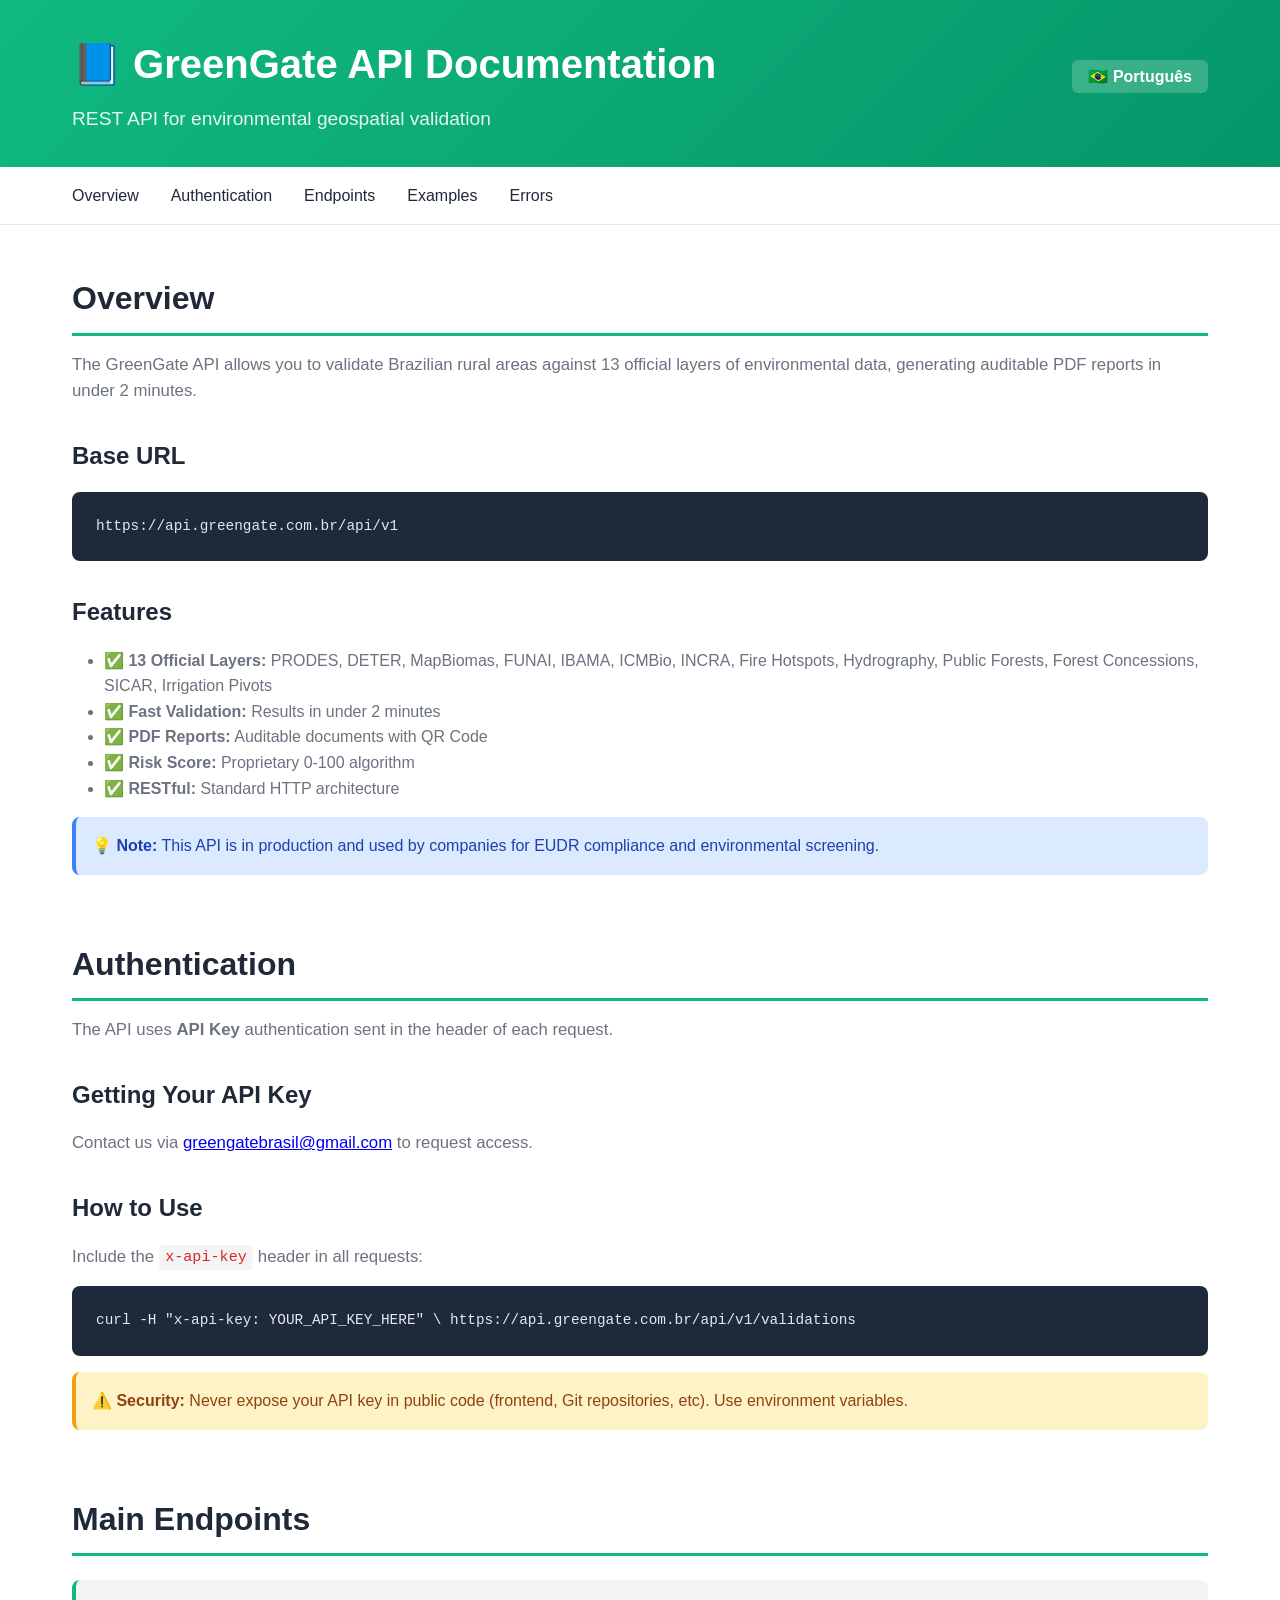
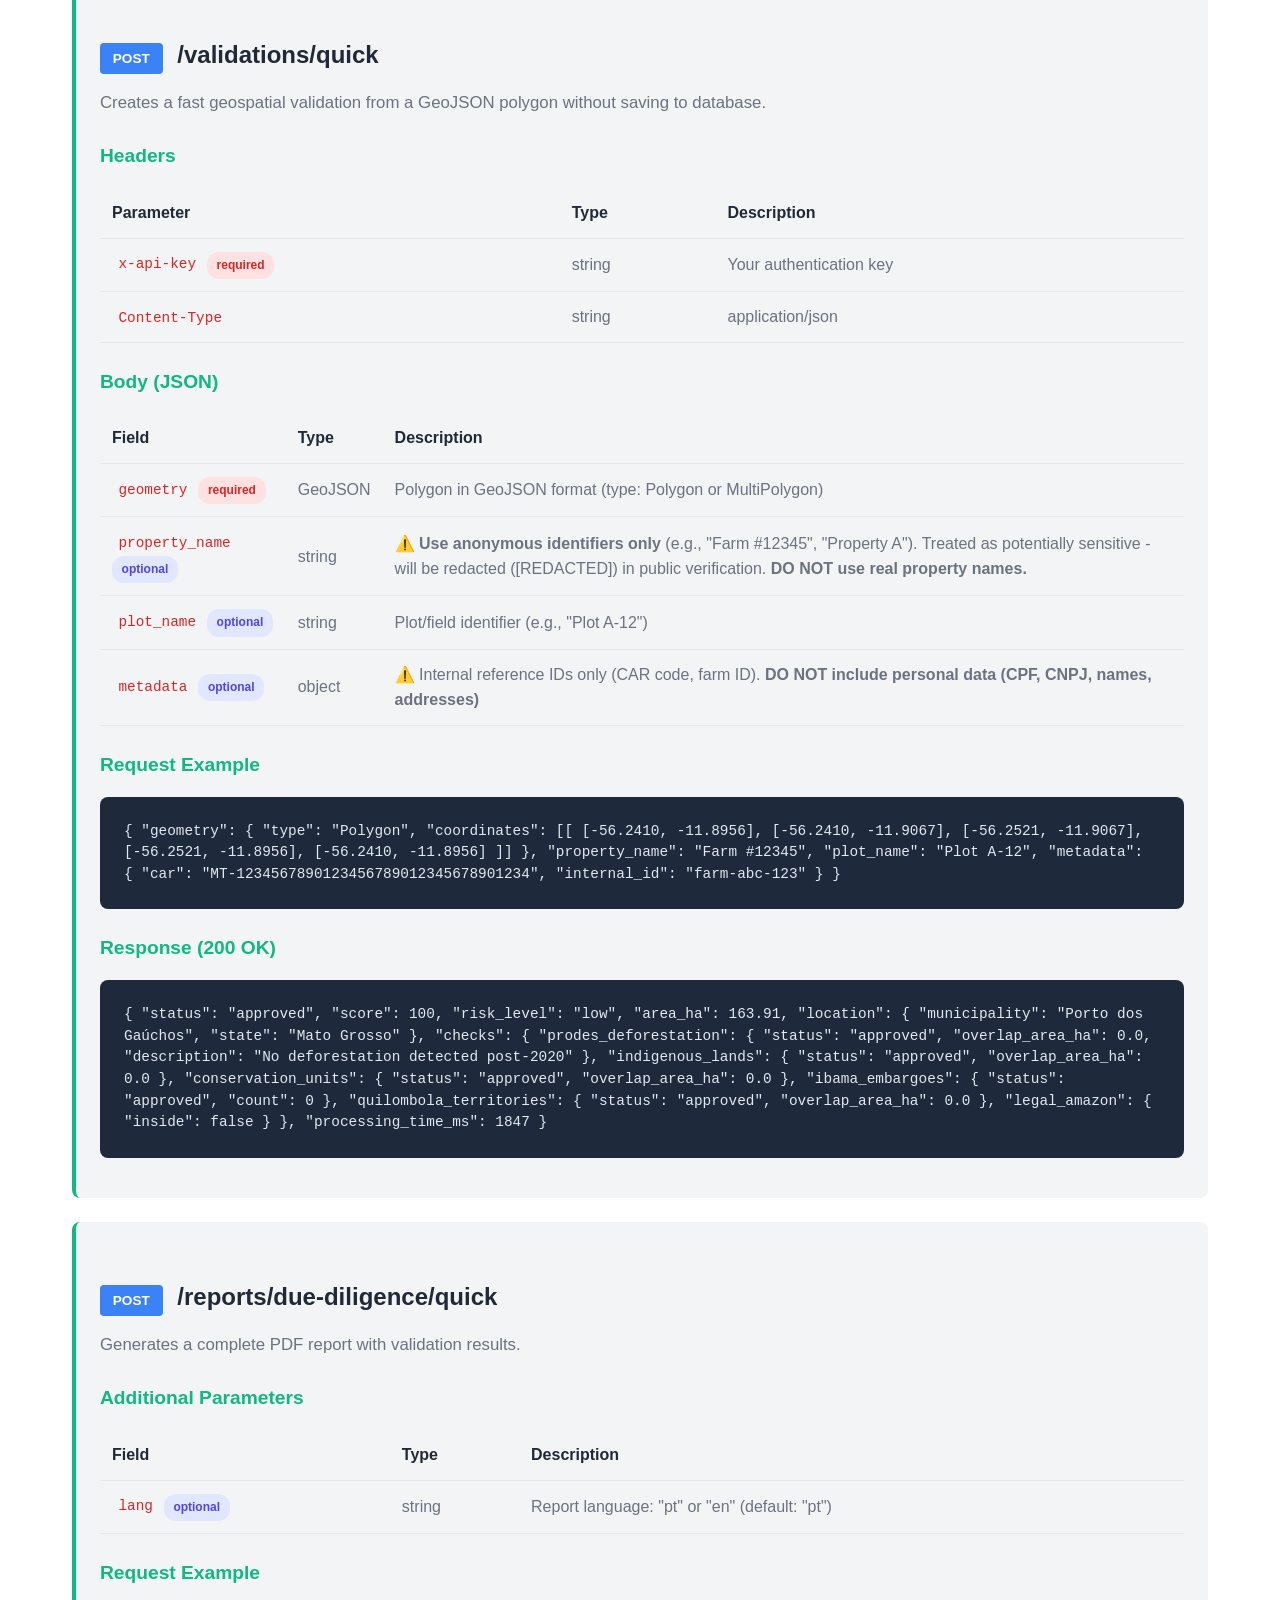
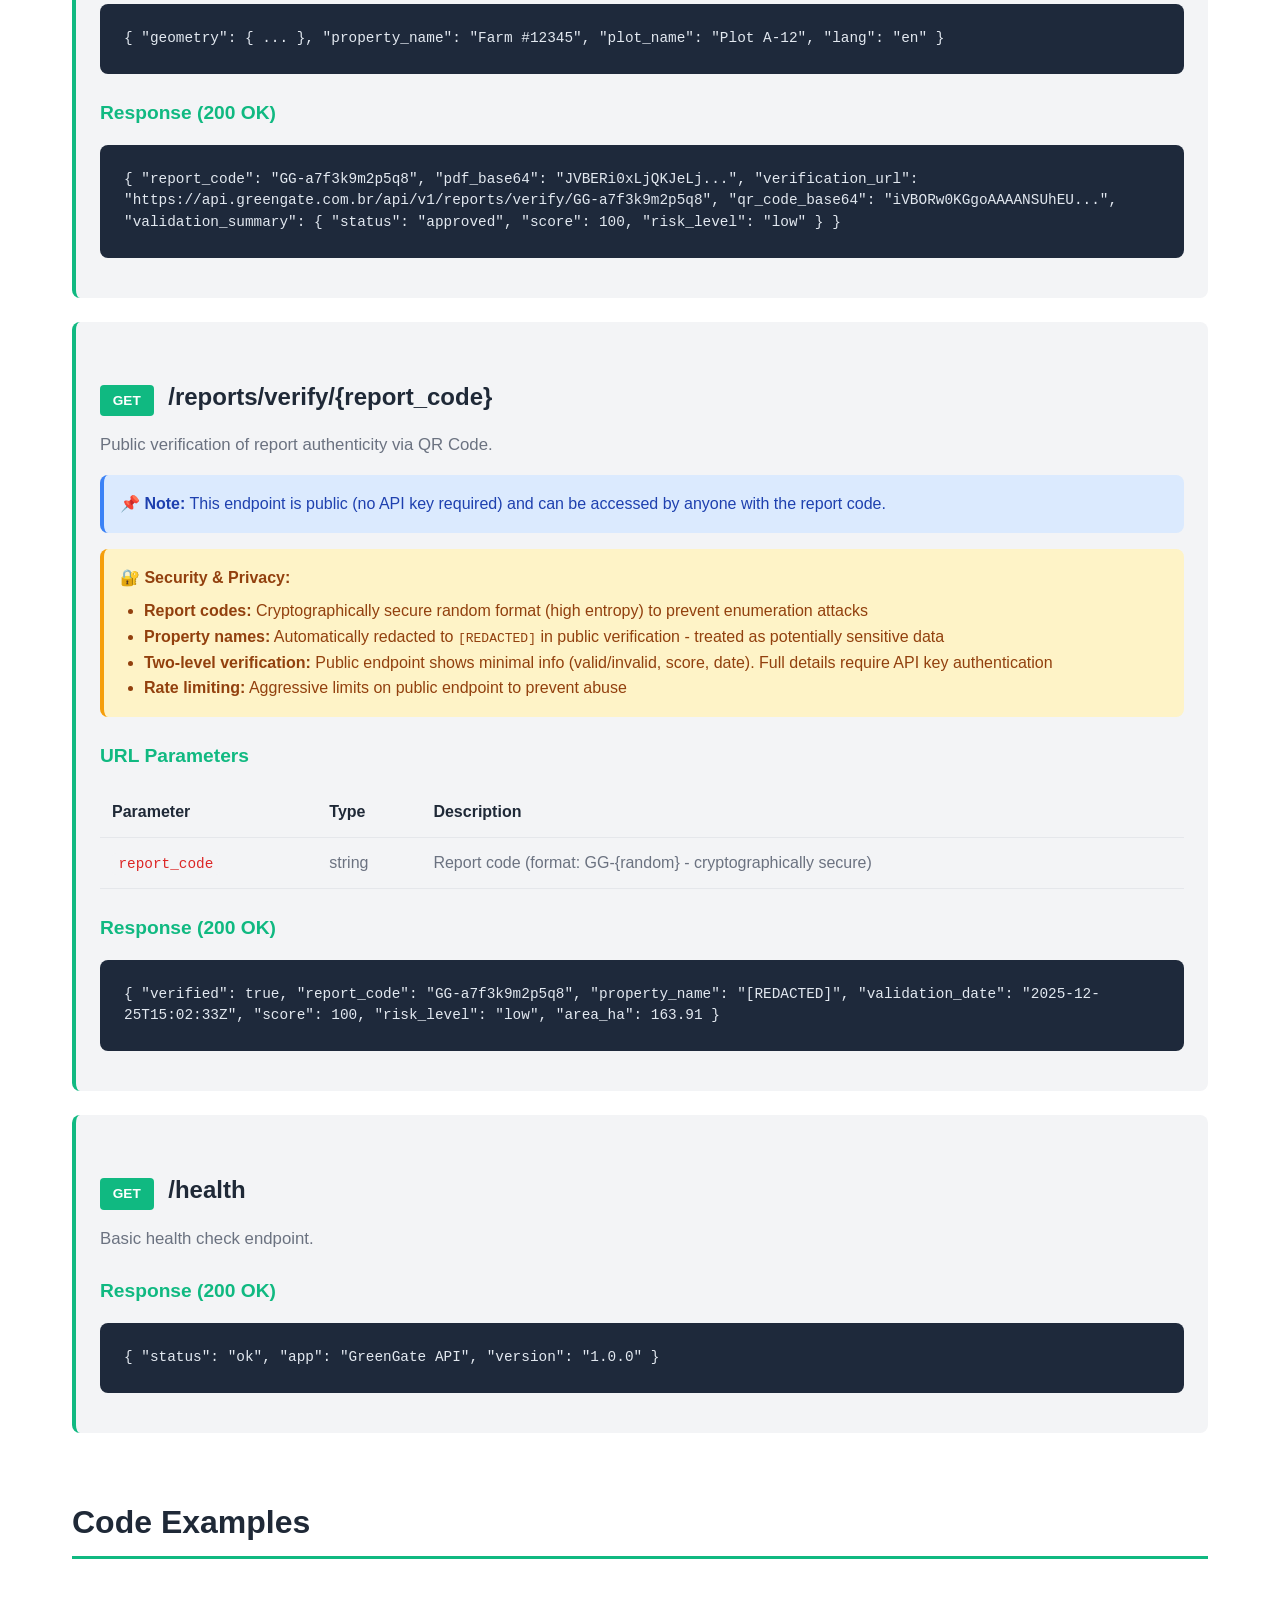
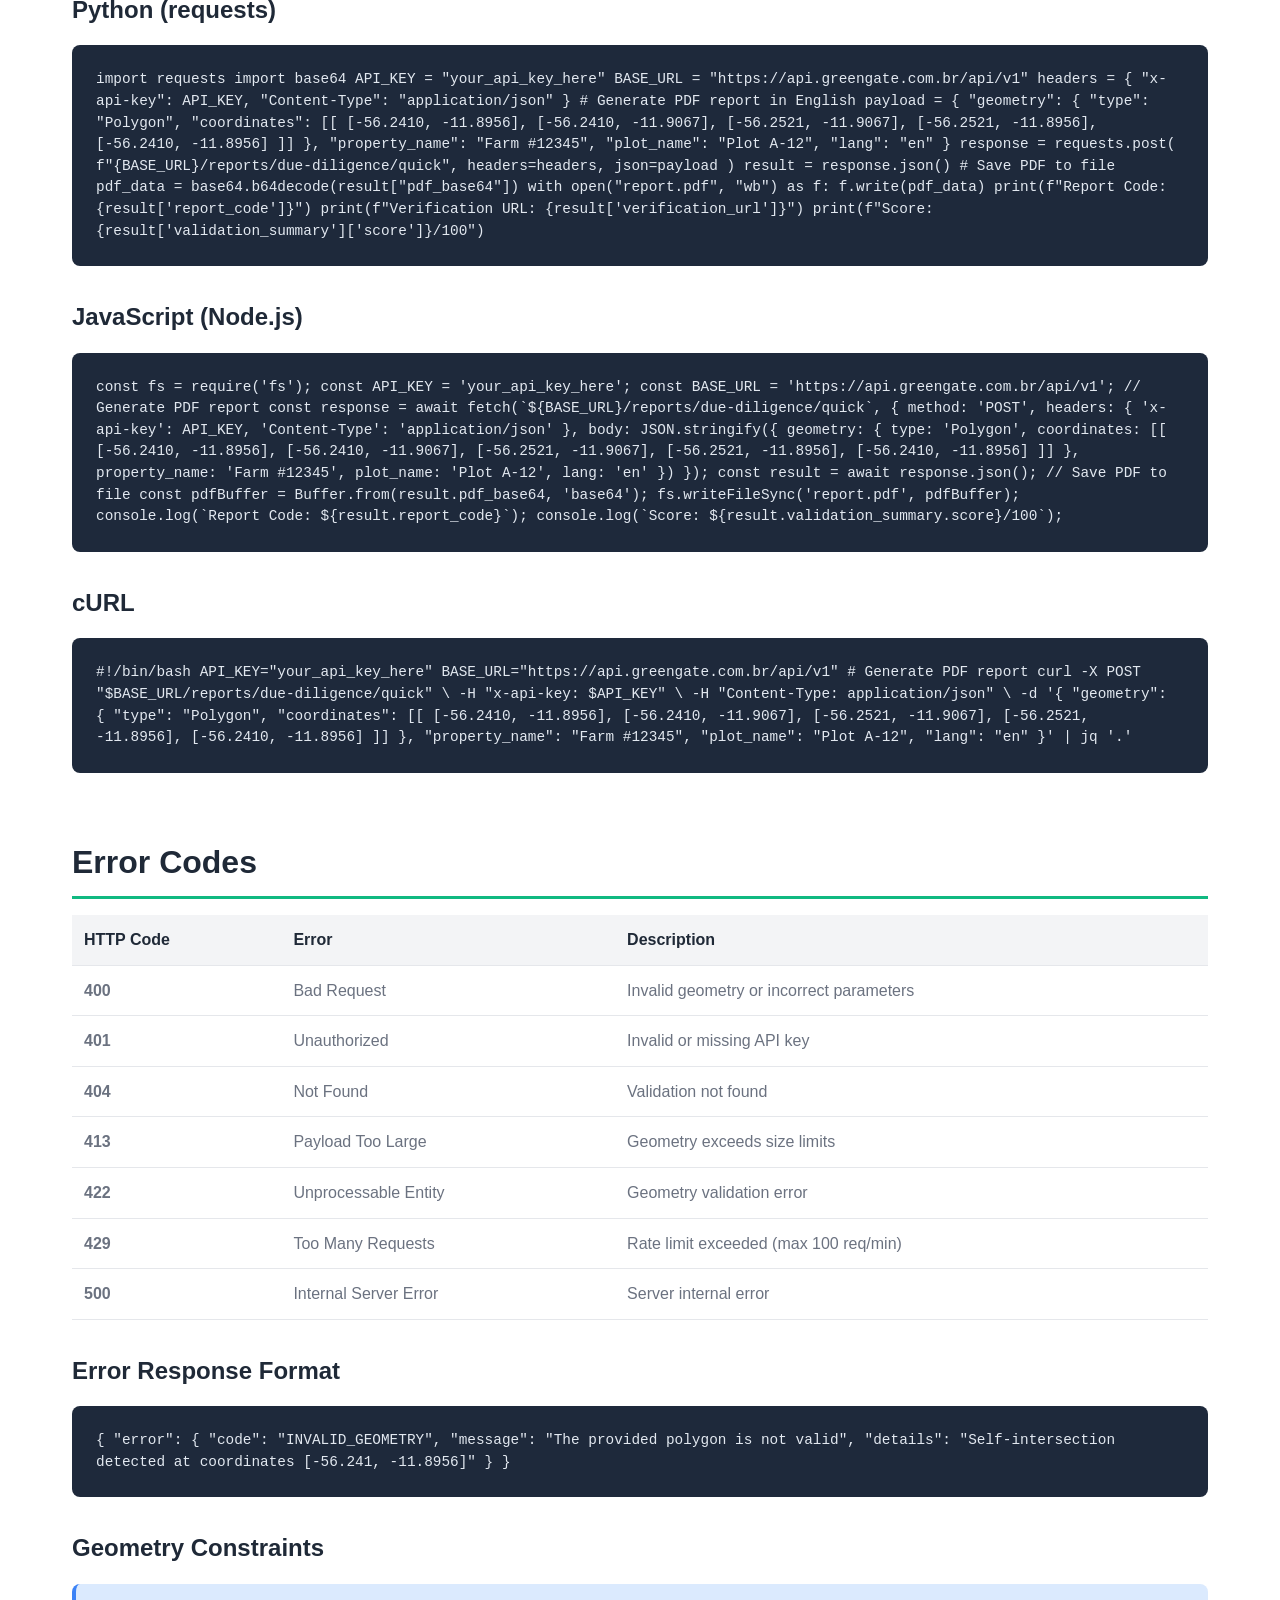
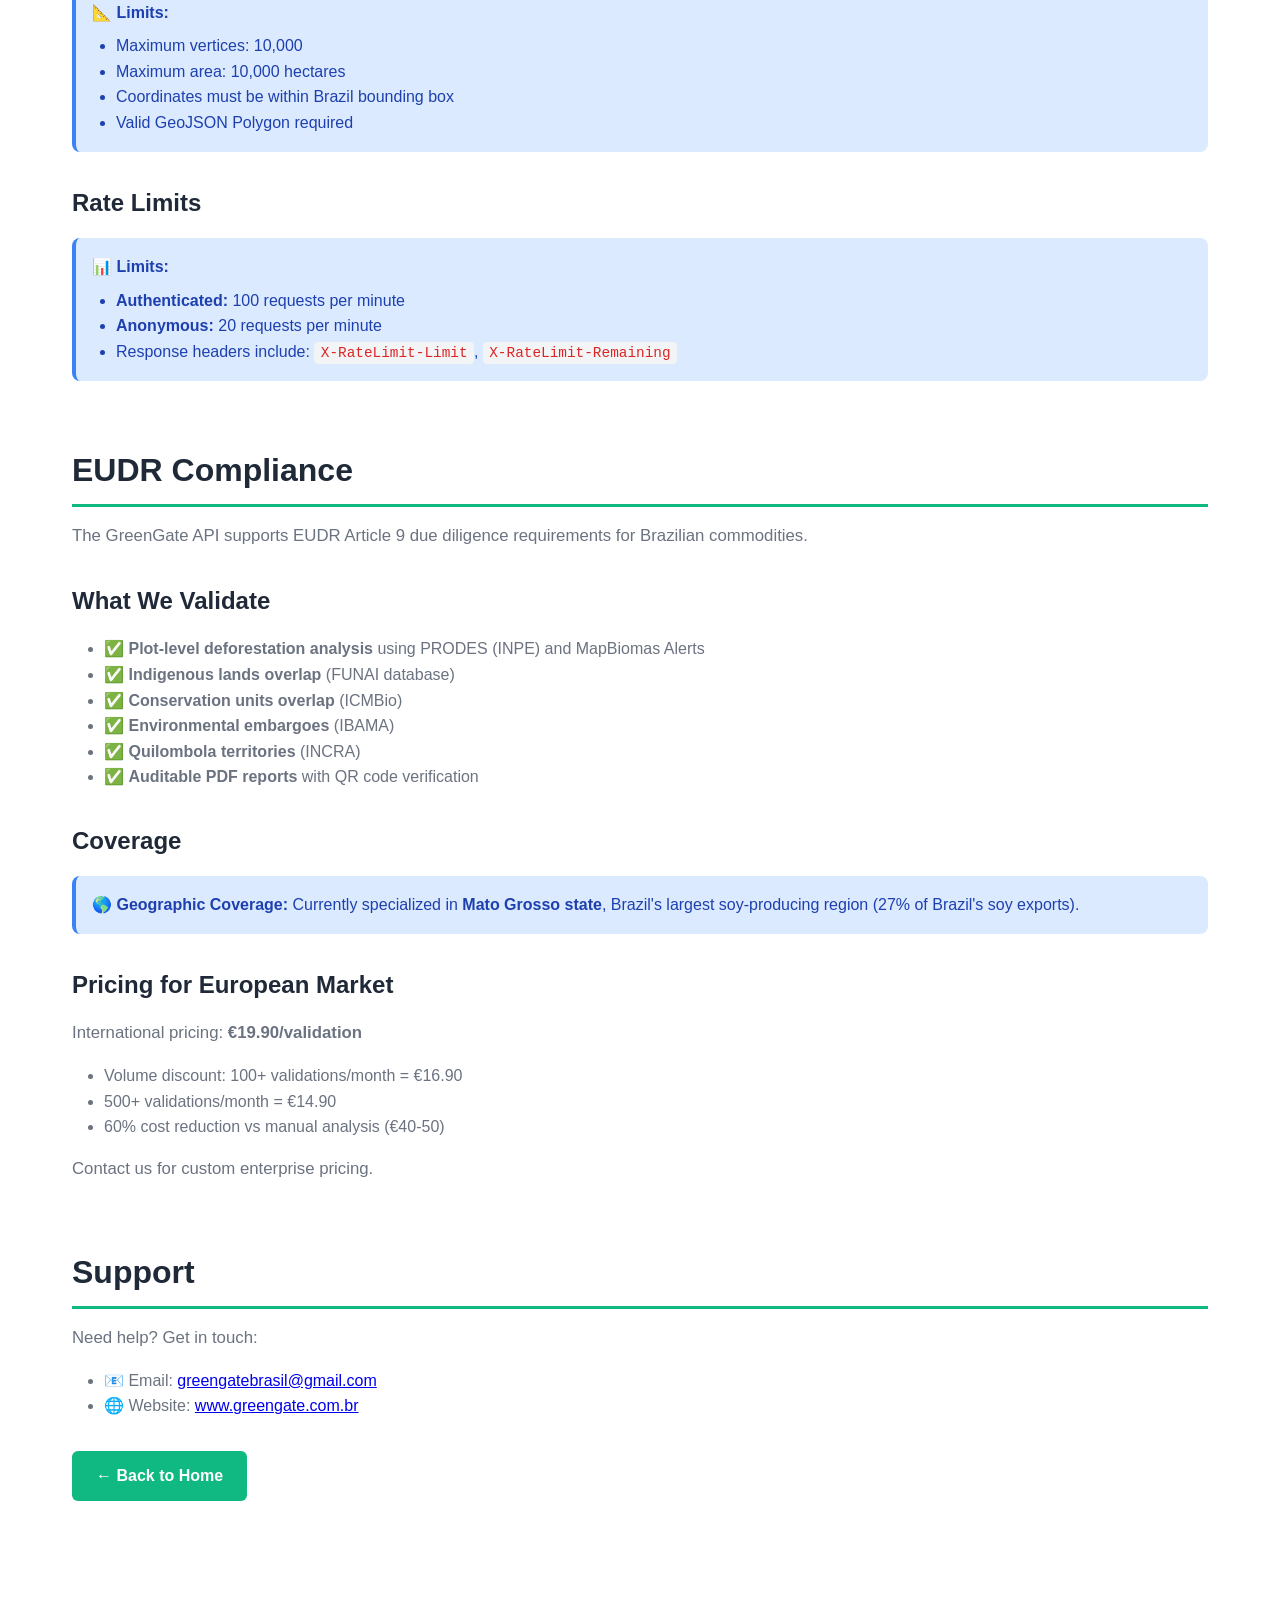
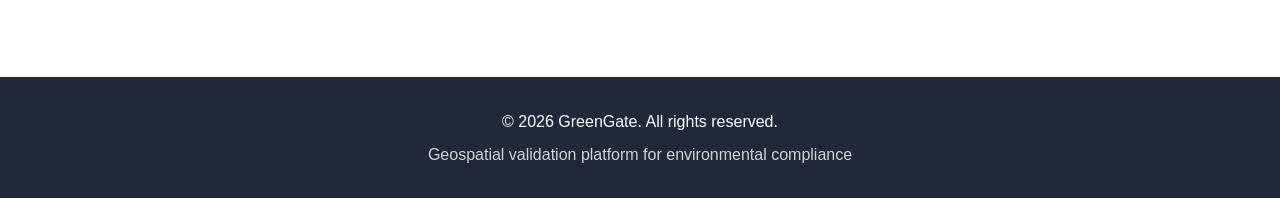
<file: pages/docs-en.html>
<!DOCTYPE html>
<html lang="en">
<head>
    <meta charset="UTF-8">
    <meta name="viewport" content="width=device-width, initial-scale=1.0">
    <title>API Documentation - GreenGate</title>
    <style>
        * {
            margin: 0;
            padding: 0;
            box-sizing: border-box;
        }

        :root {
            --primary: #10B981;
            --primary-dark: #059669;
            --dark: #1F2937;
            --gray: #6B7280;
            --gray-light: #F3F4F6;
            --white: #FFFFFF;
            --code-bg: #1E293B;
            --code-text: #E2E8F0;
        }

        body {
            font-family: -apple-system, BlinkMacSystemFont, 'Segoe UI', Roboto, 'Helvetica Neue', Arial, sans-serif;
            line-height: 1.6;
            color: var(--dark);
            background: var(--white);
        }

        .header {
            background: linear-gradient(135deg, var(--primary), var(--primary-dark));
            color: white;
            padding: 2rem 0;
            box-shadow: 0 2px 10px rgba(0,0,0,0.1);
        }

        .container {
            max-width: 1200px;
            margin: 0 auto;
            padding: 0 2rem;
        }

        .header h1 {
            font-size: 2.5rem;
            margin-bottom: 0.5rem;
        }

        .header p {
            font-size: 1.2rem;
            opacity: 0.9;
        }

        .lang-switcher {
            position: absolute;
            top: 2rem;
            right: 2rem;
        }

        .lang-switcher a {
            color: white;
            text-decoration: none;
            padding: 0.5rem 1rem;
            background: rgba(255,255,255,0.2);
            border-radius: 6px;
            font-weight: 600;
        }

        .nav {
            background: var(--white);
            border-bottom: 1px solid #E5E7EB;
            position: sticky;
            top: 0;
            z-index: 100;
        }

        .nav-list {
            display: flex;
            list-style: none;
            gap: 2rem;
            padding: 1rem 0;
        }

        .nav-list a {
            text-decoration: none;
            color: var(--dark);
            font-weight: 500;
            transition: color 0.2s;
        }

        .nav-list a:hover {
            color: var(--primary);
        }

        .content {
            padding: 3rem 0;
        }

        .section {
            margin-bottom: 4rem;
        }

        .section h2 {
            font-size: 2rem;
            color: var(--dark);
            margin-bottom: 1rem;
            padding-bottom: 0.5rem;
            border-bottom: 3px solid var(--primary);
        }

        .section h3 {
            font-size: 1.5rem;
            color: var(--dark);
            margin: 2rem 0 1rem;
        }

        .section h4 {
            font-size: 1.2rem;
            color: var(--primary);
            margin: 1.5rem 0 0.5rem;
        }

        .section p {
            margin-bottom: 1rem;
            color: var(--gray);
            font-size: 1.05rem;
        }

        .code-block {
            background: var(--code-bg);
            color: var(--code-text);
            padding: 1.5rem;
            border-radius: 8px;
            overflow-x: auto;
            margin: 1rem 0;
            font-family: 'Monaco', 'Menlo', 'Ubuntu Mono', monospace;
            font-size: 0.9rem;
            line-height: 1.5;
        }

        .inline-code {
            background: #F3F4F6;
            color: #DC2626;
            padding: 0.2rem 0.4rem;
            border-radius: 4px;
            font-family: 'Monaco', 'Menlo', monospace;
            font-size: 0.9em;
        }

        .endpoint {
            background: var(--gray-light);
            padding: 1.5rem;
            border-radius: 8px;
            margin: 1.5rem 0;
            border-left: 4px solid var(--primary);
        }

        .method {
            display: inline-block;
            padding: 0.3rem 0.8rem;
            border-radius: 4px;
            font-weight: 700;
            font-size: 0.85rem;
            margin-right: 0.5rem;
        }

        .method.post {
            background: #3B82F6;
            color: white;
        }

        .method.get {
            background: #10B981;
            color: white;
        }

        .param-table {
            width: 100%;
            border-collapse: collapse;
            margin: 1rem 0;
        }

        .param-table th,
        .param-table td {
            padding: 0.75rem;
            text-align: left;
            border-bottom: 1px solid #E5E7EB;
        }

        .param-table th {
            background: var(--gray-light);
            font-weight: 600;
            color: var(--dark);
        }

        .param-table td {
            color: var(--gray);
        }

        .badge {
            display: inline-block;
            padding: 0.25rem 0.6rem;
            border-radius: 12px;
            font-size: 0.75rem;
            font-weight: 600;
        }

        .badge.required {
            background: #FEE2E2;
            color: #DC2626;
        }

        .badge.optional {
            background: #E0E7FF;
            color: #4F46E5;
        }

        .alert {
            padding: 1rem;
            border-radius: 8px;
            margin: 1rem 0;
        }

        .alert.info {
            background: #DBEAFE;
            border-left: 4px solid #3B82F6;
            color: #1E40AF;
        }

        .alert.warning {
            background: #FEF3C7;
            border-left: 4px solid #F59E0B;
            color: #92400E;
        }

        .btn {
            display: inline-block;
            padding: 0.75rem 1.5rem;
            background: var(--primary);
            color: white;
            text-decoration: none;
            border-radius: 6px;
            font-weight: 600;
            transition: background 0.2s;
        }

        .btn:hover {
            background: var(--primary-dark);
        }

        .footer {
            background: var(--dark);
            color: white;
            padding: 2rem 0;
            text-align: center;
            margin-top: 4rem;
        }
    </style>
</head>
<body>
    <header class="header">
        <div class="container" style="position: relative;">
            <div class="lang-switcher">
                <a href="docs.html">🇧🇷 Português</a>
            </div>
            <h1>📘 GreenGate API Documentation</h1>
            <p>REST API for environmental geospatial validation</p>
        </div>
    </header>

    <nav class="nav">
        <div class="container">
            <ul class="nav-list">
                <li><a href="#overview">Overview</a></li>
                <li><a href="#auth">Authentication</a></li>
                <li><a href="#endpoints">Endpoints</a></li>
                <li><a href="#examples">Examples</a></li>
                <li><a href="#errors">Errors</a></li>
            </ul>
        </div>
    </nav>

    <div class="content">
        <div class="container">
            <!-- Overview -->
            <section id="overview" class="section">
                <h2>Overview</h2>
                <p>The GreenGate API allows you to validate Brazilian rural areas against 13 official layers of environmental data, generating auditable PDF reports in under 2 minutes.</p>

                <h3>Base URL</h3>
                <div class="code-block">https://api.greengate.com.br/api/v1</div>

                <h3>Features</h3>
                <ul style="margin-left: 2rem; color: var(--gray);">
                    <li>✅ <strong>13 Official Layers:</strong> PRODES, DETER, MapBiomas, FUNAI, IBAMA, ICMBio, INCRA, Fire Hotspots, Hydrography, Public Forests, Forest Concessions, SICAR, Irrigation Pivots</li>
                    <li>✅ <strong>Fast Validation:</strong> Results in under 2 minutes</li>
                    <li>✅ <strong>PDF Reports:</strong> Auditable documents with QR Code</li>
                    <li>✅ <strong>Risk Score:</strong> Proprietary 0-100 algorithm</li>
                    <li>✅ <strong>RESTful:</strong> Standard HTTP architecture</li>
                </ul>

                <div class="alert info">
                    <strong>💡 Note:</strong> This API is in production and used by companies for EUDR compliance and environmental screening.
                </div>
            </section>

            <!-- Authentication -->
            <section id="auth" class="section">
                <h2>Authentication</h2>
                <p>The API uses <strong>API Key</strong> authentication sent in the header of each request.</p>

                <h3>Getting Your API Key</h3>
                <p>Contact us via <a href="mailto:greengatebrasil@gmail.com">greengatebrasil@gmail.com</a> to request access.</p>

                <h3>How to Use</h3>
                <p>Include the <span class="inline-code">x-api-key</span> header in all requests:</p>

                <div class="code-block">curl -H "x-api-key: YOUR_API_KEY_HERE" \
     https://api.greengate.com.br/api/v1/validations</div>

                <div class="alert warning">
                    <strong>⚠️ Security:</strong> Never expose your API key in public code (frontend, Git repositories, etc). Use environment variables.
                </div>
            </section>

            <!-- Endpoints -->
            <section id="endpoints" class="section">
                <h2>Main Endpoints</h2>

                <!-- POST /validations/quick -->
                <div class="endpoint">
                    <h3>
                        <span class="method post">POST</span>
                        /validations/quick
                    </h3>
                    <p>Creates a fast geospatial validation from a GeoJSON polygon without saving to database.</p>

                    <h4>Headers</h4>
                    <table class="param-table">
                        <thead>
                            <tr>
                                <th>Parameter</th>
                                <th>Type</th>
                                <th>Description</th>
                            </tr>
                        </thead>
                        <tbody>
                            <tr>
                                <td><span class="inline-code">x-api-key</span> <span class="badge required">required</span></td>
                                <td>string</td>
                                <td>Your authentication key</td>
                            </tr>
                            <tr>
                                <td><span class="inline-code">Content-Type</span></td>
                                <td>string</td>
                                <td>application/json</td>
                            </tr>
                        </tbody>
                    </table>

                    <h4>Body (JSON)</h4>
                    <table class="param-table">
                        <thead>
                            <tr>
                                <th>Field</th>
                                <th>Type</th>
                                <th>Description</th>
                            </tr>
                        </thead>
                        <tbody>
                            <tr>
                                <td><span class="inline-code">geometry</span> <span class="badge required">required</span></td>
                                <td>GeoJSON</td>
                                <td>Polygon in GeoJSON format (type: Polygon or MultiPolygon)</td>
                            </tr>
                            <tr>
                                <td><span class="inline-code">property_name</span> <span class="badge optional">optional</span></td>
                                <td>string</td>
                                <td>⚠️ <strong>Use anonymous identifiers only</strong> (e.g., "Farm #12345", "Property A"). Treated as potentially sensitive - will be redacted ([REDACTED]) in public verification. <strong>DO NOT use real property names.</strong></td>
                            </tr>
                            <tr>
                                <td><span class="inline-code">plot_name</span> <span class="badge optional">optional</span></td>
                                <td>string</td>
                                <td>Plot/field identifier (e.g., "Plot A-12")</td>
                            </tr>
                            <tr>
                                <td><span class="inline-code">metadata</span> <span class="badge optional">optional</span></td>
                                <td>object</td>
                                <td>⚠️ Internal reference IDs only (CAR code, farm ID). <strong>DO NOT include personal data (CPF, CNPJ, names, addresses)</strong></td>
                            </tr>
                        </tbody>
                    </table>

                    <h4>Request Example</h4>
                    <div class="code-block">{
  "geometry": {
    "type": "Polygon",
    "coordinates": [[
      [-56.2410, -11.8956],
      [-56.2410, -11.9067],
      [-56.2521, -11.9067],
      [-56.2521, -11.8956],
      [-56.2410, -11.8956]
    ]]
  },
  "property_name": "Farm #12345",
  "plot_name": "Plot A-12",
  "metadata": {
    "car": "MT-1234567890123456789012345678901234",
    "internal_id": "farm-abc-123"
  }
}</div>

                    <h4>Response (200 OK)</h4>
                    <div class="code-block">{
  "status": "approved",
  "score": 100,
  "risk_level": "low",
  "area_ha": 163.91,
  "location": {
    "municipality": "Porto dos Gaúchos",
    "state": "Mato Grosso"
  },
  "checks": {
    "prodes_deforestation": {
      "status": "approved",
      "overlap_area_ha": 0.0,
      "description": "No deforestation detected post-2020"
    },
    "indigenous_lands": {
      "status": "approved",
      "overlap_area_ha": 0.0
    },
    "conservation_units": {
      "status": "approved",
      "overlap_area_ha": 0.0
    },
    "ibama_embargoes": {
      "status": "approved",
      "count": 0
    },
    "quilombola_territories": {
      "status": "approved",
      "overlap_area_ha": 0.0
    },
    "legal_amazon": {
      "inside": false
    }
  },
  "processing_time_ms": 1847
}</div>
                </div>

                <!-- POST /reports/due-diligence/quick -->
                <div class="endpoint">
                    <h3>
                        <span class="method post">POST</span>
                        /reports/due-diligence/quick
                    </h3>
                    <p>Generates a complete PDF report with validation results.</p>

                    <h4>Additional Parameters</h4>
                    <table class="param-table">
                        <thead>
                            <tr>
                                <th>Field</th>
                                <th>Type</th>
                                <th>Description</th>
                            </tr>
                        </thead>
                        <tbody>
                            <tr>
                                <td><span class="inline-code">lang</span> <span class="badge optional">optional</span></td>
                                <td>string</td>
                                <td>Report language: "pt" or "en" (default: "pt")</td>
                            </tr>
                        </tbody>
                    </table>

                    <h4>Request Example</h4>
                    <div class="code-block">{
  "geometry": { ... },
  "property_name": "Farm #12345",
  "plot_name": "Plot A-12",
  "lang": "en"
}</div>

                    <h4>Response (200 OK)</h4>
                    <div class="code-block">{
  "report_code": "GG-a7f3k9m2p5q8",
  "pdf_base64": "JVBERi0xLjQKJeLj...",
  "verification_url": "https://api.greengate.com.br/api/v1/reports/verify/GG-a7f3k9m2p5q8",
  "qr_code_base64": "iVBORw0KGgoAAAANSUhEU...",
  "validation_summary": {
    "status": "approved",
    "score": 100,
    "risk_level": "low"
  }
}</div>
                </div>

                <!-- GET /reports/verify/{code} -->
                <div class="endpoint">
                    <h3>
                        <span class="method get">GET</span>
                        /reports/verify/{report_code}
                    </h3>
                    <p>Public verification of report authenticity via QR Code.</p>

                    <div class="alert info">
                        <strong>📌 Note:</strong> This endpoint is public (no API key required) and can be accessed by anyone with the report code.
                    </div>

                    <div class="alert warning">
                        <strong>🔐 Security & Privacy:</strong>
                        <ul style="margin: 0.5rem 0 0 1.5rem;">
                            <li><strong>Report codes:</strong> Cryptographically secure random format (high entropy) to prevent enumeration attacks</li>
                            <li><strong>Property names:</strong> Automatically redacted to <code>[REDACTED]</code> in public verification - treated as potentially sensitive data</li>
                            <li><strong>Two-level verification:</strong> Public endpoint shows minimal info (valid/invalid, score, date). Full details require API key authentication</li>
                            <li><strong>Rate limiting:</strong> Aggressive limits on public endpoint to prevent abuse</li>
                        </ul>
                    </div>

                    <h4>URL Parameters</h4>
                    <table class="param-table">
                        <thead>
                            <tr>
                                <th>Parameter</th>
                                <th>Type</th>
                                <th>Description</th>
                            </tr>
                        </thead>
                        <tbody>
                            <tr>
                                <td><span class="inline-code">report_code</span></td>
                                <td>string</td>
                                <td>Report code (format: GG-{random} - cryptographically secure)</td>
                            </tr>
                        </tbody>
                    </table>

                    <h4>Response (200 OK)</h4>
                    <div class="code-block">{
  "verified": true,
  "report_code": "GG-a7f3k9m2p5q8",
  "property_name": "[REDACTED]",
  "validation_date": "2025-12-25T15:02:33Z",
  "score": 100,
  "risk_level": "low",
  "area_ha": 163.91
}</div>
                </div>

                <!-- GET /health -->
                <div class="endpoint">
                    <h3>
                        <span class="method get">GET</span>
                        /health
                    </h3>
                    <p>Basic health check endpoint.</p>

                    <h4>Response (200 OK)</h4>
                    <div class="code-block">{
  "status": "ok",
  "app": "GreenGate API",
  "version": "1.0.0"
}</div>
                </div>
            </section>

            <!-- Examples -->
            <section id="examples" class="section">
                <h2>Code Examples</h2>

                <h3>Python (requests)</h3>
                <div class="code-block">import requests
import base64

API_KEY = "your_api_key_here"
BASE_URL = "https://api.greengate.com.br/api/v1"

headers = {
    "x-api-key": API_KEY,
    "Content-Type": "application/json"
}

# Generate PDF report in English
payload = {
    "geometry": {
        "type": "Polygon",
        "coordinates": [[
            [-56.2410, -11.8956],
            [-56.2410, -11.9067],
            [-56.2521, -11.9067],
            [-56.2521, -11.8956],
            [-56.2410, -11.8956]
        ]]
    },
    "property_name": "Farm #12345",
    "plot_name": "Plot A-12",
    "lang": "en"
}

response = requests.post(
    f"{BASE_URL}/reports/due-diligence/quick",
    headers=headers,
    json=payload
)

result = response.json()

# Save PDF to file
pdf_data = base64.b64decode(result["pdf_base64"])
with open("report.pdf", "wb") as f:
    f.write(pdf_data)

print(f"Report Code: {result['report_code']}")
print(f"Verification URL: {result['verification_url']}")
print(f"Score: {result['validation_summary']['score']}/100")</div>

                <h3>JavaScript (Node.js)</h3>
                <div class="code-block">const fs = require('fs');

const API_KEY = 'your_api_key_here';
const BASE_URL = 'https://api.greengate.com.br/api/v1';

// Generate PDF report
const response = await fetch(`${BASE_URL}/reports/due-diligence/quick`, {
  method: 'POST',
  headers: {
    'x-api-key': API_KEY,
    'Content-Type': 'application/json'
  },
  body: JSON.stringify({
    geometry: {
      type: 'Polygon',
      coordinates: [[
        [-56.2410, -11.8956],
        [-56.2410, -11.9067],
        [-56.2521, -11.9067],
        [-56.2521, -11.8956],
        [-56.2410, -11.8956]
      ]]
    },
    property_name: 'Farm #12345',
    plot_name: 'Plot A-12',
    lang: 'en'
  })
});

const result = await response.json();

// Save PDF to file
const pdfBuffer = Buffer.from(result.pdf_base64, 'base64');
fs.writeFileSync('report.pdf', pdfBuffer);

console.log(`Report Code: ${result.report_code}`);
console.log(`Score: ${result.validation_summary.score}/100`);</div>

                <h3>cURL</h3>
                <div class="code-block">#!/bin/bash

API_KEY="your_api_key_here"
BASE_URL="https://api.greengate.com.br/api/v1"

# Generate PDF report
curl -X POST "$BASE_URL/reports/due-diligence/quick" \
  -H "x-api-key: $API_KEY" \
  -H "Content-Type: application/json" \
  -d '{
    "geometry": {
      "type": "Polygon",
      "coordinates": [[
        [-56.2410, -11.8956],
        [-56.2410, -11.9067],
        [-56.2521, -11.9067],
        [-56.2521, -11.8956],
        [-56.2410, -11.8956]
      ]]
    },
    "property_name": "Farm #12345",
    "plot_name": "Plot A-12",
    "lang": "en"
  }' | jq '.'</div>
            </section>

            <!-- Errors -->
            <section id="errors" class="section">
                <h2>Error Codes</h2>

                <table class="param-table">
                    <thead>
                        <tr>
                            <th>HTTP Code</th>
                            <th>Error</th>
                            <th>Description</th>
                        </tr>
                    </thead>
                    <tbody>
                        <tr>
                            <td><strong>400</strong></td>
                            <td>Bad Request</td>
                            <td>Invalid geometry or incorrect parameters</td>
                        </tr>
                        <tr>
                            <td><strong>401</strong></td>
                            <td>Unauthorized</td>
                            <td>Invalid or missing API key</td>
                        </tr>
                        <tr>
                            <td><strong>404</strong></td>
                            <td>Not Found</td>
                            <td>Validation not found</td>
                        </tr>
                        <tr>
                            <td><strong>413</strong></td>
                            <td>Payload Too Large</td>
                            <td>Geometry exceeds size limits</td>
                        </tr>
                        <tr>
                            <td><strong>422</strong></td>
                            <td>Unprocessable Entity</td>
                            <td>Geometry validation error</td>
                        </tr>
                        <tr>
                            <td><strong>429</strong></td>
                            <td>Too Many Requests</td>
                            <td>Rate limit exceeded (max 100 req/min)</td>
                        </tr>
                        <tr>
                            <td><strong>500</strong></td>
                            <td>Internal Server Error</td>
                            <td>Server internal error</td>
                        </tr>
                    </tbody>
                </table>

                <h3>Error Response Format</h3>
                <div class="code-block">{
  "error": {
    "code": "INVALID_GEOMETRY",
    "message": "The provided polygon is not valid",
    "details": "Self-intersection detected at coordinates [-56.241, -11.8956]"
  }
}</div>

                <h3>Geometry Constraints</h3>
                <div class="alert info">
                    <strong>📐 Limits:</strong>
                    <ul style="margin-top: 0.5rem; margin-left: 1.5rem;">
                        <li>Maximum vertices: 10,000</li>
                        <li>Maximum area: 10,000 hectares</li>
                        <li>Coordinates must be within Brazil bounding box</li>
                        <li>Valid GeoJSON Polygon required</li>
                    </ul>
                </div>

                <h3>Rate Limits</h3>
                <div class="alert info">
                    <strong>📊 Limits:</strong>
                    <ul style="margin-top: 0.5rem; margin-left: 1.5rem;">
                        <li><strong>Authenticated:</strong> 100 requests per minute</li>
                        <li><strong>Anonymous:</strong> 20 requests per minute</li>
                        <li>Response headers include: <span class="inline-code">X-RateLimit-Limit</span>, <span class="inline-code">X-RateLimit-Remaining</span></li>
                    </ul>
                </div>
            </section>

            <!-- EUDR Compliance -->
            <section id="eudr" class="section">
                <h2>EUDR Compliance</h2>
                <p>The GreenGate API supports EUDR Article 9 due diligence requirements for Brazilian commodities.</p>

                <h3>What We Validate</h3>
                <ul style="margin-left: 2rem; color: var(--gray);">
                    <li>✅ <strong>Plot-level deforestation analysis</strong> using PRODES (INPE) and MapBiomas Alerts</li>
                    <li>✅ <strong>Indigenous lands overlap</strong> (FUNAI database)</li>
                    <li>✅ <strong>Conservation units overlap</strong> (ICMBio)</li>
                    <li>✅ <strong>Environmental embargoes</strong> (IBAMA)</li>
                    <li>✅ <strong>Quilombola territories</strong> (INCRA)</li>
                    <li>✅ <strong>Auditable PDF reports</strong> with QR code verification</li>
                </ul>

                <h3>Coverage</h3>
                <div class="alert info">
                    <strong>🌎 Geographic Coverage:</strong> Currently specialized in <strong>Mato Grosso state</strong>, Brazil's largest soy-producing region (27% of Brazil's soy exports).
                </div>

                <h3>Pricing for European Market</h3>
                <p>International pricing: <strong>€19.90/validation</strong></p>
                <ul style="margin-left: 2rem; color: var(--gray);">
                    <li>Volume discount: 100+ validations/month = €16.90</li>
                    <li>500+ validations/month = €14.90</li>
                    <li>60% cost reduction vs manual analysis (€40-50)</li>
                </ul>

                <p style="margin-top: 1rem;">Contact us for custom enterprise pricing.</p>
            </section>

            <!-- Support -->
            <section id="support" class="section">
                <h2>Support</h2>
                <p>Need help? Get in touch:</p>
                <ul style="margin-left: 2rem; color: var(--gray);">
                    <li>📧 Email: <a href="mailto:greengatebrasil@gmail.com">greengatebrasil@gmail.com</a></li>
                    <li>🌐 Website: <a href="https://www.greengate.com.br">www.greengate.com.br</a></li>
                </ul>

                <div style="margin-top: 2rem;">
                    <a href="../index.html" class="btn">← Back to Home</a>
                </div>
            </section>
        </div>
    </div>

    <footer class="footer">
        <div class="container">
            <p>&copy; 2026 GreenGate. All rights reserved.</p>
            <p style="margin-top: 0.5rem; opacity: 0.8;">Geospatial validation platform for environmental compliance</p>
        </div>
    </footer>
</body>
</html>
</file>
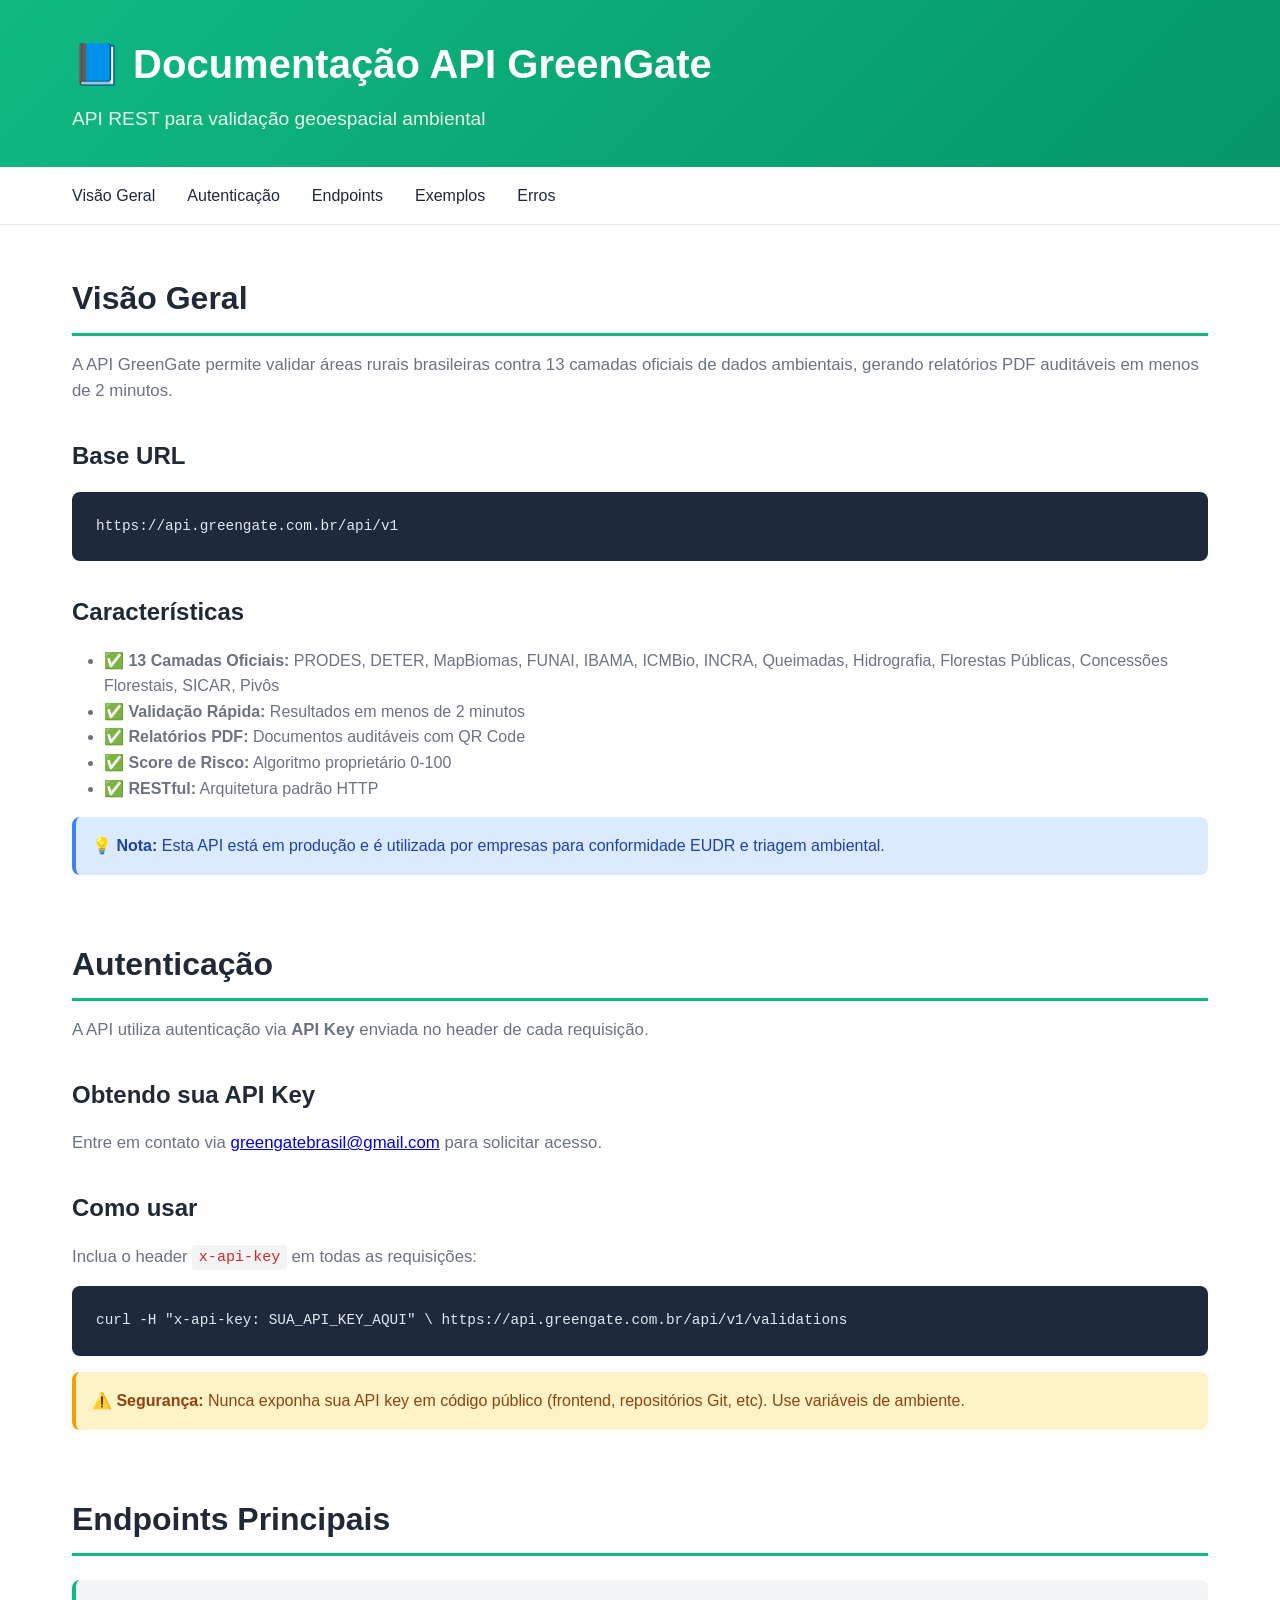
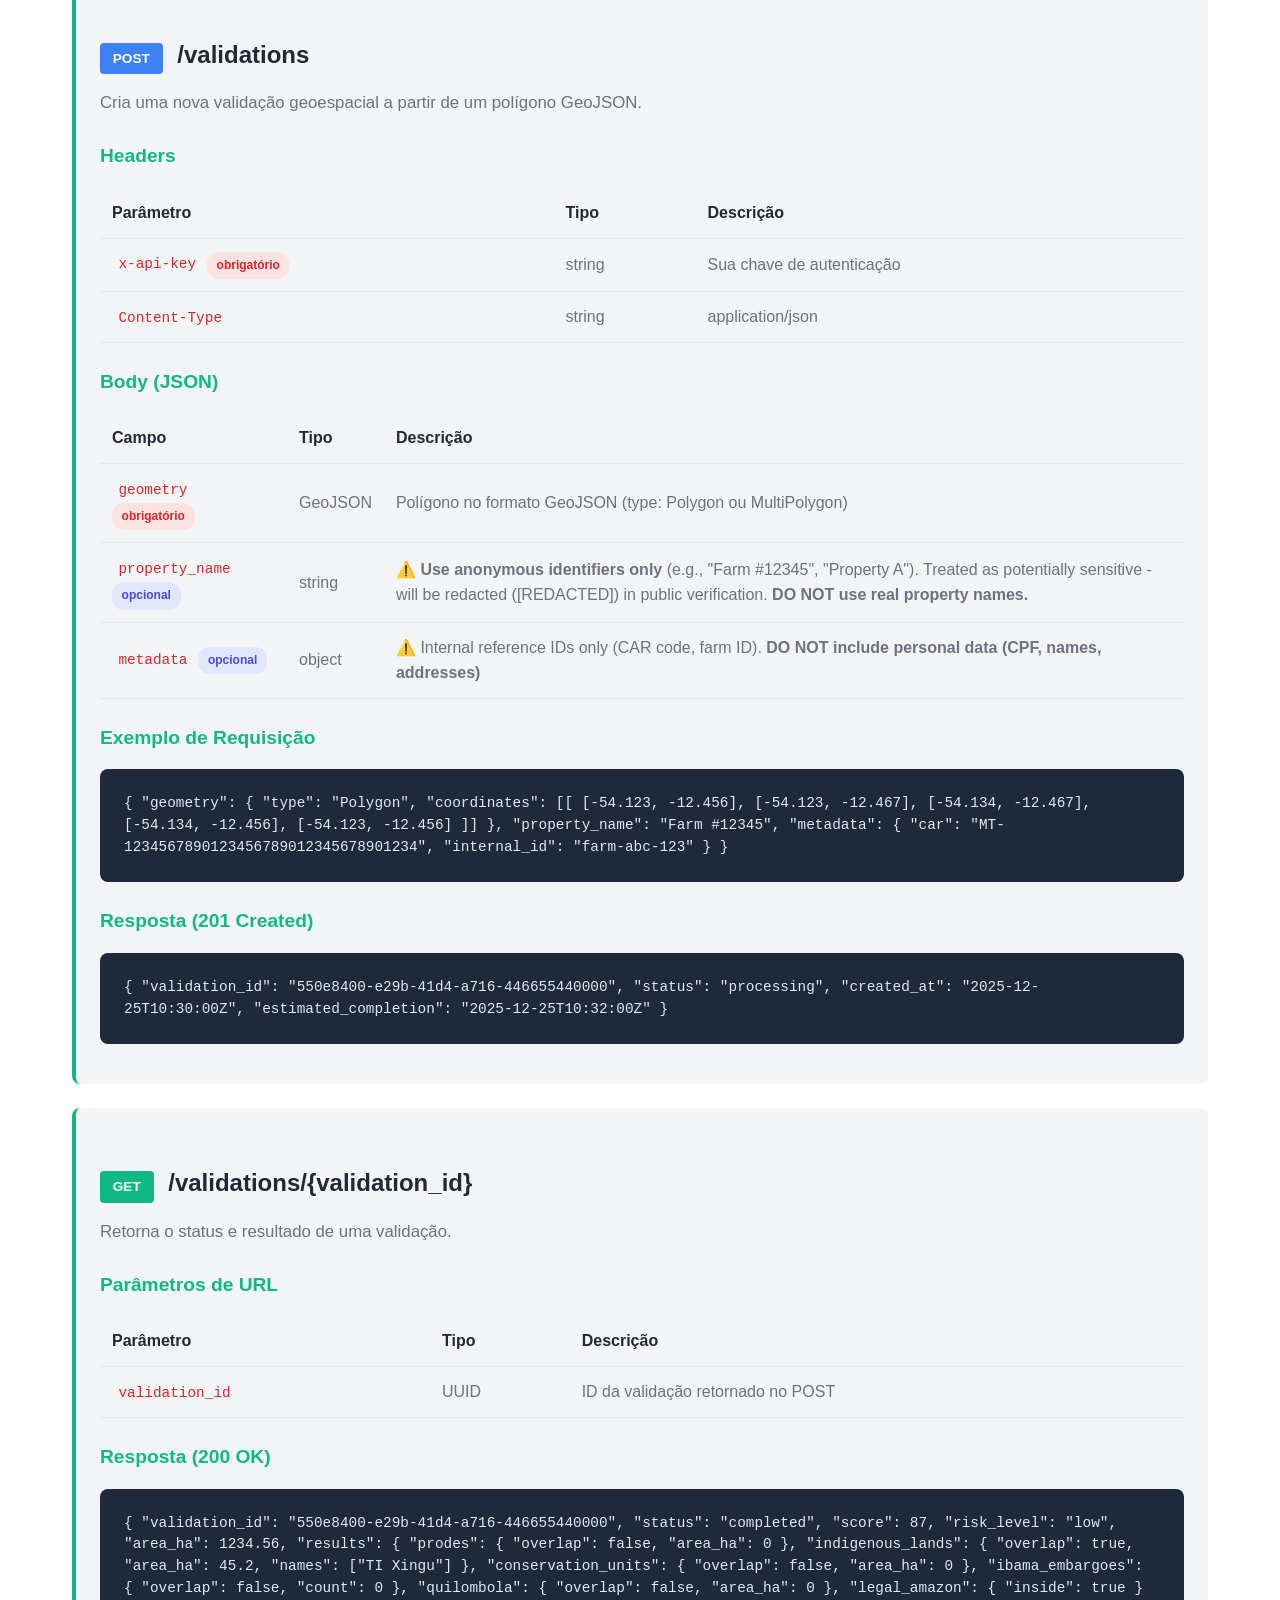
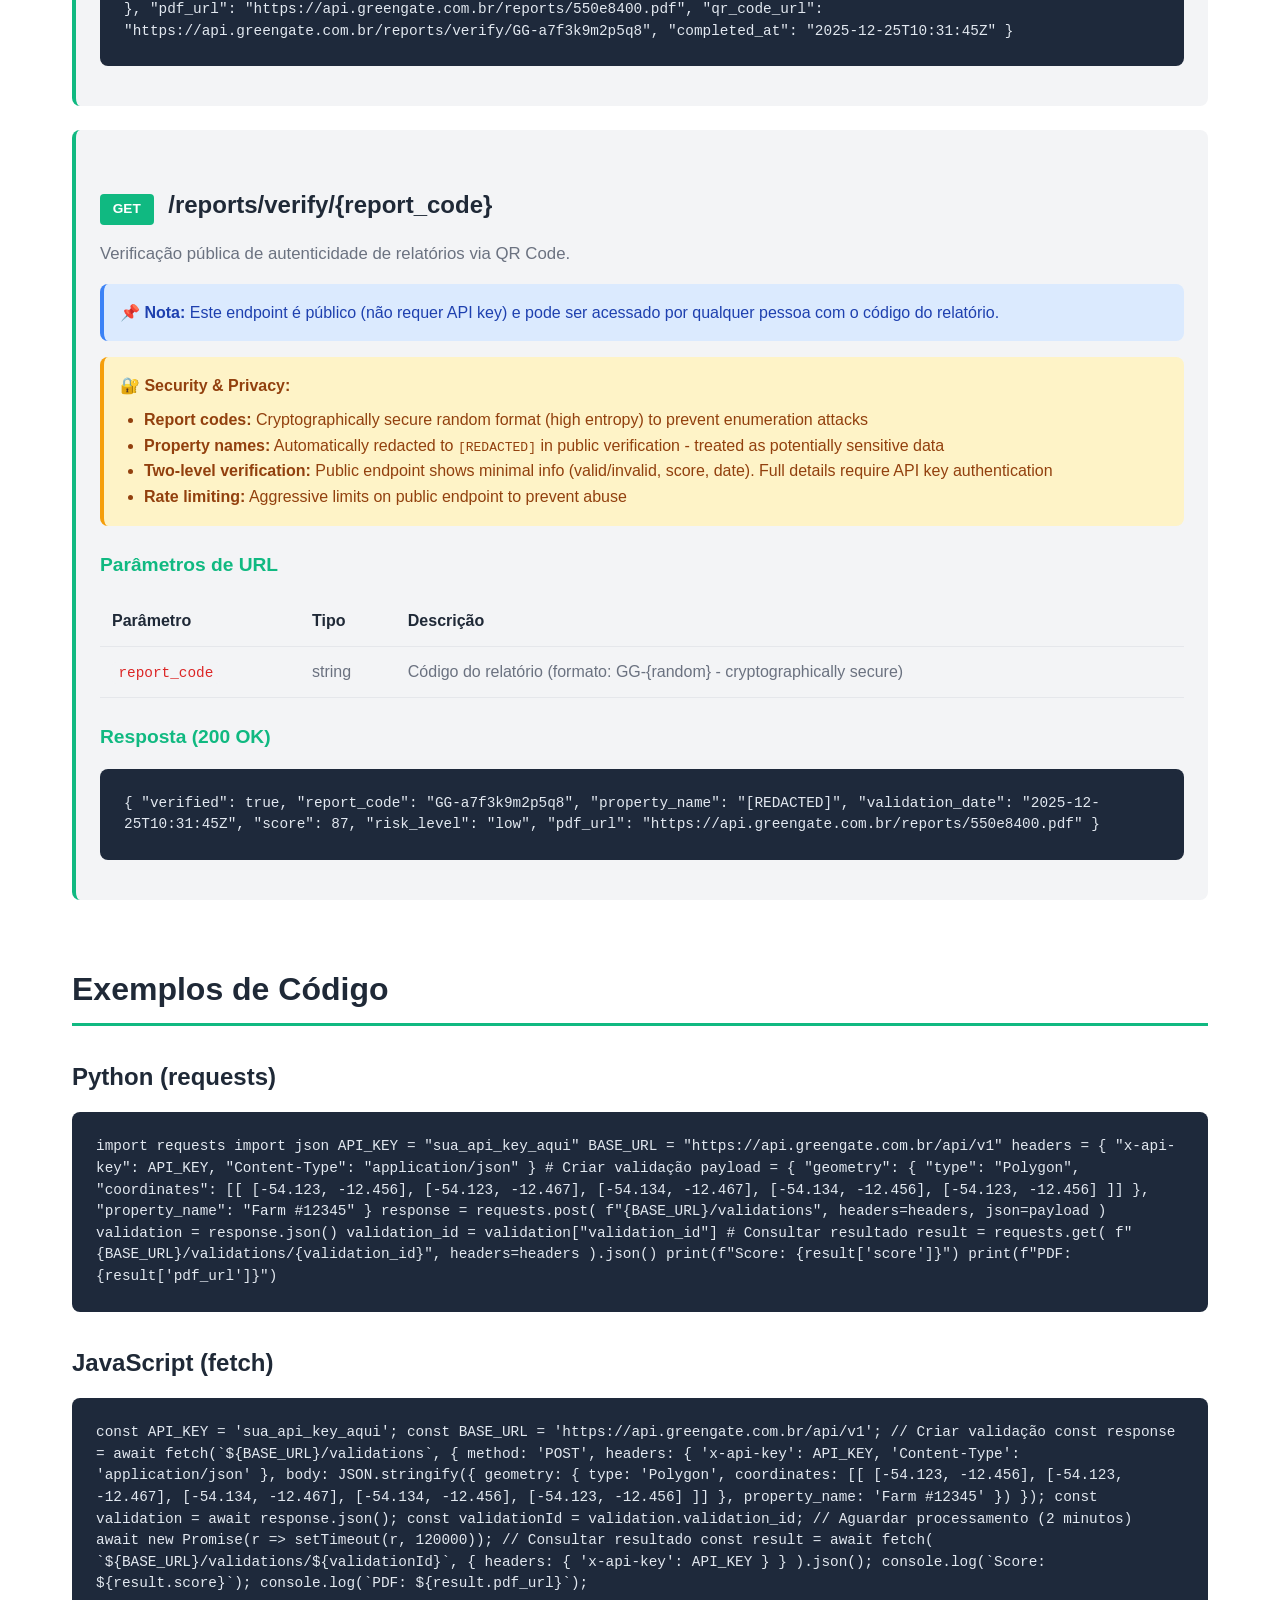
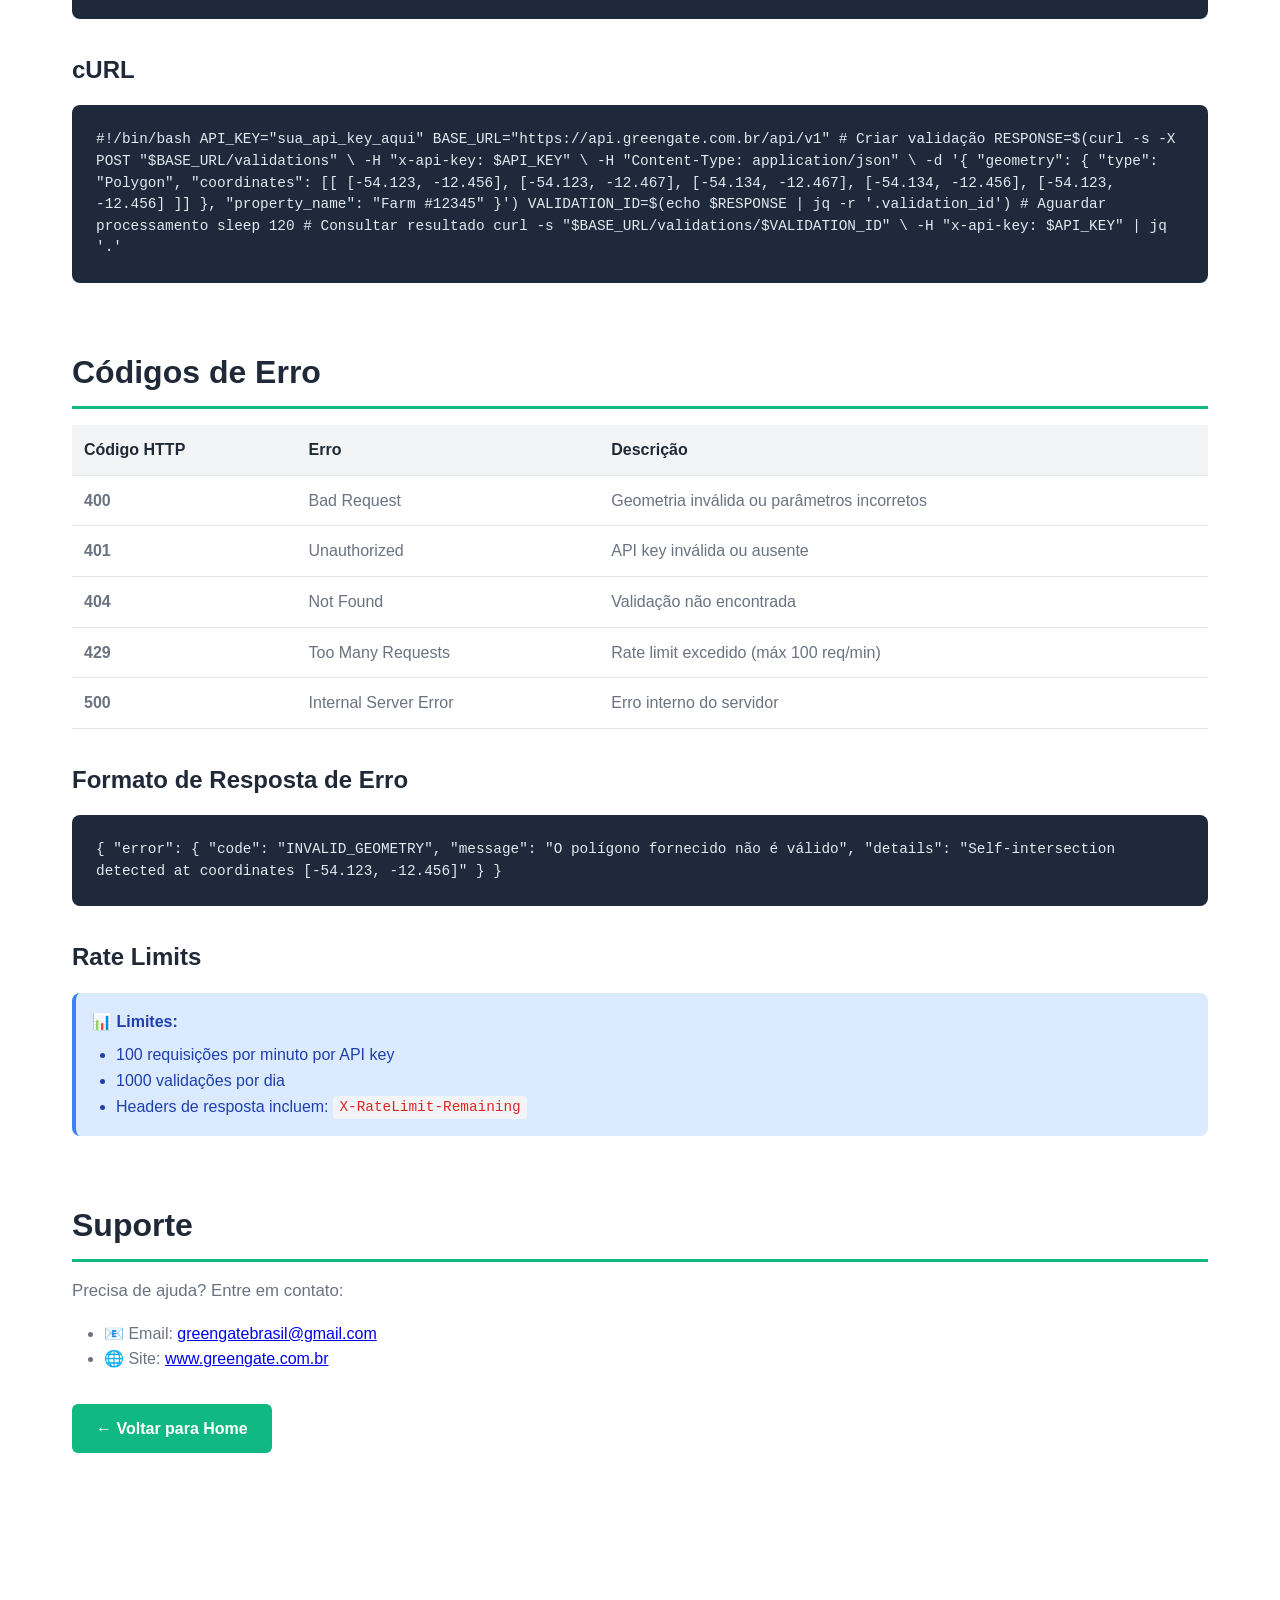
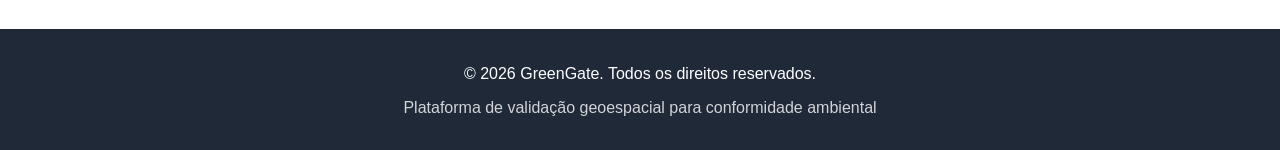
<file: pages/docs.html>
<!DOCTYPE html>
<html lang="pt-BR">
<head>
    <meta charset="UTF-8">
    <meta name="viewport" content="width=device-width, initial-scale=1.0">
    <title>Documentação API - GreenGate</title>
    <style>
        * {
            margin: 0;
            padding: 0;
            box-sizing: border-box;
        }

        :root {
            --primary: #10B981;
            --primary-dark: #059669;
            --dark: #1F2937;
            --gray: #6B7280;
            --gray-light: #F3F4F6;
            --white: #FFFFFF;
            --code-bg: #1E293B;
            --code-text: #E2E8F0;
        }

        body {
            font-family: -apple-system, BlinkMacSystemFont, 'Segoe UI', Roboto, 'Helvetica Neue', Arial, sans-serif;
            line-height: 1.6;
            color: var(--dark);
            background: var(--white);
        }

        .header {
            background: linear-gradient(135deg, var(--primary), var(--primary-dark));
            color: white;
            padding: 2rem 0;
            box-shadow: 0 2px 10px rgba(0,0,0,0.1);
        }

        .container {
            max-width: 1200px;
            margin: 0 auto;
            padding: 0 2rem;
        }

        .header h1 {
            font-size: 2.5rem;
            margin-bottom: 0.5rem;
        }

        .header p {
            font-size: 1.2rem;
            opacity: 0.9;
        }

        .nav {
            background: var(--white);
            border-bottom: 1px solid #E5E7EB;
            position: sticky;
            top: 0;
            z-index: 100;
        }

        .nav-list {
            display: flex;
            list-style: none;
            gap: 2rem;
            padding: 1rem 0;
        }

        .nav-list a {
            text-decoration: none;
            color: var(--dark);
            font-weight: 500;
            transition: color 0.2s;
        }

        .nav-list a:hover {
            color: var(--primary);
        }

        .content {
            padding: 3rem 0;
        }

        .section {
            margin-bottom: 4rem;
        }

        .section h2 {
            font-size: 2rem;
            color: var(--dark);
            margin-bottom: 1rem;
            padding-bottom: 0.5rem;
            border-bottom: 3px solid var(--primary);
        }

        .section h3 {
            font-size: 1.5rem;
            color: var(--dark);
            margin: 2rem 0 1rem;
        }

        .section h4 {
            font-size: 1.2rem;
            color: var(--primary);
            margin: 1.5rem 0 0.5rem;
        }

        .section p {
            margin-bottom: 1rem;
            color: var(--gray);
            font-size: 1.05rem;
        }

        .code-block {
            background: var(--code-bg);
            color: var(--code-text);
            padding: 1.5rem;
            border-radius: 8px;
            overflow-x: auto;
            margin: 1rem 0;
            font-family: 'Monaco', 'Menlo', 'Ubuntu Mono', monospace;
            font-size: 0.9rem;
            line-height: 1.5;
        }

        .inline-code {
            background: #F3F4F6;
            color: #DC2626;
            padding: 0.2rem 0.4rem;
            border-radius: 4px;
            font-family: 'Monaco', 'Menlo', monospace;
            font-size: 0.9em;
        }

        .endpoint {
            background: var(--gray-light);
            padding: 1.5rem;
            border-radius: 8px;
            margin: 1.5rem 0;
            border-left: 4px solid var(--primary);
        }

        .method {
            display: inline-block;
            padding: 0.3rem 0.8rem;
            border-radius: 4px;
            font-weight: 700;
            font-size: 0.85rem;
            margin-right: 0.5rem;
        }

        .method.post {
            background: #3B82F6;
            color: white;
        }

        .method.get {
            background: #10B981;
            color: white;
        }

        .param-table {
            width: 100%;
            border-collapse: collapse;
            margin: 1rem 0;
        }

        .param-table th,
        .param-table td {
            padding: 0.75rem;
            text-align: left;
            border-bottom: 1px solid #E5E7EB;
        }

        .param-table th {
            background: var(--gray-light);
            font-weight: 600;
            color: var(--dark);
        }

        .param-table td {
            color: var(--gray);
        }

        .badge {
            display: inline-block;
            padding: 0.25rem 0.6rem;
            border-radius: 12px;
            font-size: 0.75rem;
            font-weight: 600;
        }

        .badge.required {
            background: #FEE2E2;
            color: #DC2626;
        }

        .badge.optional {
            background: #E0E7FF;
            color: #4F46E5;
        }

        .alert {
            padding: 1rem;
            border-radius: 8px;
            margin: 1rem 0;
        }

        .alert.info {
            background: #DBEAFE;
            border-left: 4px solid #3B82F6;
            color: #1E40AF;
        }

        .alert.warning {
            background: #FEF3C7;
            border-left: 4px solid #F59E0B;
            color: #92400E;
        }

        .btn {
            display: inline-block;
            padding: 0.75rem 1.5rem;
            background: var(--primary);
            color: white;
            text-decoration: none;
            border-radius: 6px;
            font-weight: 600;
            transition: background 0.2s;
        }

        .btn:hover {
            background: var(--primary-dark);
        }

        .footer {
            background: var(--dark);
            color: white;
            padding: 2rem 0;
            text-align: center;
            margin-top: 4rem;
        }
    </style>
</head>
<body>
    <header class="header">
        <div class="container">
            <h1>📘 Documentação API GreenGate</h1>
            <p>API REST para validação geoespacial ambiental</p>
        </div>
    </header>

    <nav class="nav">
        <div class="container">
            <ul class="nav-list">
                <li><a href="#overview">Visão Geral</a></li>
                <li><a href="#auth">Autenticação</a></li>
                <li><a href="#endpoints">Endpoints</a></li>
                <li><a href="#examples">Exemplos</a></li>
                <li><a href="#errors">Erros</a></li>
            </ul>
        </div>
    </nav>

    <div class="content">
        <div class="container">
            <!-- Visão Geral -->
            <section id="overview" class="section">
                <h2>Visão Geral</h2>
                <p>A API GreenGate permite validar áreas rurais brasileiras contra 13 camadas oficiais de dados ambientais, gerando relatórios PDF auditáveis em menos de 2 minutos.</p>

                <h3>Base URL</h3>
                <div class="code-block">https://api.greengate.com.br/api/v1</div>

                <h3>Características</h3>
                <ul style="margin-left: 2rem; color: var(--gray);">
                    <li>✅ <strong>13 Camadas Oficiais:</strong> PRODES, DETER, MapBiomas, FUNAI, IBAMA, ICMBio, INCRA, Queimadas, Hidrografia, Florestas Públicas, Concessões Florestais, SICAR, Pivôs</li>
                    <li>✅ <strong>Validação Rápida:</strong> Resultados em menos de 2 minutos</li>
                    <li>✅ <strong>Relatórios PDF:</strong> Documentos auditáveis com QR Code</li>
                    <li>✅ <strong>Score de Risco:</strong> Algoritmo proprietário 0-100</li>
                    <li>✅ <strong>RESTful:</strong> Arquitetura padrão HTTP</li>
                </ul>

                <div class="alert info">
                    <strong>💡 Nota:</strong> Esta API está em produção e é utilizada por empresas para conformidade EUDR e triagem ambiental.
                </div>
            </section>

            <!-- Autenticação -->
            <section id="auth" class="section">
                <h2>Autenticação</h2>
                <p>A API utiliza autenticação via <strong>API Key</strong> enviada no header de cada requisição.</p>

                <h3>Obtendo sua API Key</h3>
                <p>Entre em contato via <a href="mailto:greengatebrasil@gmail.com">greengatebrasil@gmail.com</a> para solicitar acesso.</p>

                <h3>Como usar</h3>
                <p>Inclua o header <span class="inline-code">x-api-key</span> em todas as requisições:</p>

                <div class="code-block">curl -H "x-api-key: SUA_API_KEY_AQUI" \
     https://api.greengate.com.br/api/v1/validations</div>

                <div class="alert warning">
                    <strong>⚠️ Segurança:</strong> Nunca exponha sua API key em código público (frontend, repositórios Git, etc). Use variáveis de ambiente.
                </div>
            </section>

            <!-- Endpoints -->
            <section id="endpoints" class="section">
                <h2>Endpoints Principais</h2>

                <!-- POST /validations -->
                <div class="endpoint">
                    <h3>
                        <span class="method post">POST</span>
                        /validations
                    </h3>
                    <p>Cria uma nova validação geoespacial a partir de um polígono GeoJSON.</p>

                    <h4>Headers</h4>
                    <table class="param-table">
                        <thead>
                            <tr>
                                <th>Parâmetro</th>
                                <th>Tipo</th>
                                <th>Descrição</th>
                            </tr>
                        </thead>
                        <tbody>
                            <tr>
                                <td><span class="inline-code">x-api-key</span> <span class="badge required">obrigatório</span></td>
                                <td>string</td>
                                <td>Sua chave de autenticação</td>
                            </tr>
                            <tr>
                                <td><span class="inline-code">Content-Type</span></td>
                                <td>string</td>
                                <td>application/json</td>
                            </tr>
                        </tbody>
                    </table>

                    <h4>Body (JSON)</h4>
                    <table class="param-table">
                        <thead>
                            <tr>
                                <th>Campo</th>
                                <th>Tipo</th>
                                <th>Descrição</th>
                            </tr>
                        </thead>
                        <tbody>
                            <tr>
                                <td><span class="inline-code">geometry</span> <span class="badge required">obrigatório</span></td>
                                <td>GeoJSON</td>
                                <td>Polígono no formato GeoJSON (type: Polygon ou MultiPolygon)</td>
                            </tr>
                            <tr>
                                <td><span class="inline-code">property_name</span> <span class="badge optional">opcional</span></td>
                                <td>string</td>
                                <td>⚠️ <strong>Use anonymous identifiers only</strong> (e.g., "Farm #12345", "Property A"). Treated as potentially sensitive - will be redacted ([REDACTED]) in public verification. <strong>DO NOT use real property names.</strong></td>
                            </tr>
                            <tr>
                                <td><span class="inline-code">metadata</span> <span class="badge optional">opcional</span></td>
                                <td>object</td>
                                <td>⚠️ Internal reference IDs only (CAR code, farm ID). <strong>DO NOT include personal data (CPF, names, addresses)</strong></td>
                            </tr>
                        </tbody>
                    </table>

                    <h4>Exemplo de Requisição</h4>
                    <div class="code-block">{
  "geometry": {
    "type": "Polygon",
    "coordinates": [[
      [-54.123, -12.456],
      [-54.123, -12.467],
      [-54.134, -12.467],
      [-54.134, -12.456],
      [-54.123, -12.456]
    ]]
  },
  "property_name": "Farm #12345",
  "metadata": {
    "car": "MT-1234567890123456789012345678901234",
    "internal_id": "farm-abc-123"
  }
}</div>

                    <h4>Resposta (201 Created)</h4>
                    <div class="code-block">{
  "validation_id": "550e8400-e29b-41d4-a716-446655440000",
  "status": "processing",
  "created_at": "2025-12-25T10:30:00Z",
  "estimated_completion": "2025-12-25T10:32:00Z"
}</div>
                </div>

                <!-- GET /validations/{id} -->
                <div class="endpoint">
                    <h3>
                        <span class="method get">GET</span>
                        /validations/{validation_id}
                    </h3>
                    <p>Retorna o status e resultado de uma validação.</p>

                    <h4>Parâmetros de URL</h4>
                    <table class="param-table">
                        <thead>
                            <tr>
                                <th>Parâmetro</th>
                                <th>Tipo</th>
                                <th>Descrição</th>
                            </tr>
                        </thead>
                        <tbody>
                            <tr>
                                <td><span class="inline-code">validation_id</span></td>
                                <td>UUID</td>
                                <td>ID da validação retornado no POST</td>
                            </tr>
                        </tbody>
                    </table>

                    <h4>Resposta (200 OK)</h4>
                    <div class="code-block">{
  "validation_id": "550e8400-e29b-41d4-a716-446655440000",
  "status": "completed",
  "score": 87,
  "risk_level": "low",
  "area_ha": 1234.56,
  "results": {
    "prodes": { "overlap": false, "area_ha": 0 },
    "indigenous_lands": { "overlap": true, "area_ha": 45.2, "names": ["TI Xingu"] },
    "conservation_units": { "overlap": false, "area_ha": 0 },
    "ibama_embargoes": { "overlap": false, "count": 0 },
    "quilombola": { "overlap": false, "area_ha": 0 },
    "legal_amazon": { "inside": true }
  },
  "pdf_url": "https://api.greengate.com.br/reports/550e8400.pdf",
  "qr_code_url": "https://api.greengate.com.br/reports/verify/GG-a7f3k9m2p5q8",
  "completed_at": "2025-12-25T10:31:45Z"
}</div>
                </div>

                <!-- GET /reports/verify/{code} -->
                <div class="endpoint">
                    <h3>
                        <span class="method get">GET</span>
                        /reports/verify/{report_code}
                    </h3>
                    <p>Verificação pública de autenticidade de relatórios via QR Code.</p>

                    <div class="alert info">
                        <strong>📌 Nota:</strong> Este endpoint é público (não requer API key) e pode ser acessado por qualquer pessoa com o código do relatório.
                    </div>

                    <div class="alert warning">
                        <strong>🔐 Security & Privacy:</strong>
                        <ul style="margin: 0.5rem 0 0 1.5rem;">
                            <li><strong>Report codes:</strong> Cryptographically secure random format (high entropy) to prevent enumeration attacks</li>
                            <li><strong>Property names:</strong> Automatically redacted to <code>[REDACTED]</code> in public verification - treated as potentially sensitive data</li>
                            <li><strong>Two-level verification:</strong> Public endpoint shows minimal info (valid/invalid, score, date). Full details require API key authentication</li>
                            <li><strong>Rate limiting:</strong> Aggressive limits on public endpoint to prevent abuse</li>
                        </ul>
                    </div>

                    <h4>Parâmetros de URL</h4>
                    <table class="param-table">
                        <thead>
                            <tr>
                                <th>Parâmetro</th>
                                <th>Tipo</th>
                                <th>Descrição</th>
                            </tr>
                        </thead>
                        <tbody>
                            <tr>
                                <td><span class="inline-code">report_code</span></td>
                                <td>string</td>
                                <td>Código do relatório (formato: GG-{random} - cryptographically secure)</td>
                            </tr>
                        </tbody>
                    </table>

                    <h4>Resposta (200 OK)</h4>
                    <div class="code-block">{
  "verified": true,
  "report_code": "GG-a7f3k9m2p5q8",
  "property_name": "[REDACTED]",
  "validation_date": "2025-12-25T10:31:45Z",
  "score": 87,
  "risk_level": "low",
  "pdf_url": "https://api.greengate.com.br/reports/550e8400.pdf"
}</div>
                </div>
            </section>

            <!-- Exemplos -->
            <section id="examples" class="section">
                <h2>Exemplos de Código</h2>

                <h3>Python (requests)</h3>
                <div class="code-block">import requests
import json

API_KEY = "sua_api_key_aqui"
BASE_URL = "https://api.greengate.com.br/api/v1"

headers = {
    "x-api-key": API_KEY,
    "Content-Type": "application/json"
}

# Criar validação
payload = {
    "geometry": {
        "type": "Polygon",
        "coordinates": [[
            [-54.123, -12.456],
            [-54.123, -12.467],
            [-54.134, -12.467],
            [-54.134, -12.456],
            [-54.123, -12.456]
        ]]
    },
    "property_name": "Farm #12345"
}

response = requests.post(
    f"{BASE_URL}/validations",
    headers=headers,
    json=payload
)

validation = response.json()
validation_id = validation["validation_id"]

# Consultar resultado
result = requests.get(
    f"{BASE_URL}/validations/{validation_id}",
    headers=headers
).json()

print(f"Score: {result['score']}")
print(f"PDF: {result['pdf_url']}")</div>

                <h3>JavaScript (fetch)</h3>
                <div class="code-block">const API_KEY = 'sua_api_key_aqui';
const BASE_URL = 'https://api.greengate.com.br/api/v1';

// Criar validação
const response = await fetch(`${BASE_URL}/validations`, {
  method: 'POST',
  headers: {
    'x-api-key': API_KEY,
    'Content-Type': 'application/json'
  },
  body: JSON.stringify({
    geometry: {
      type: 'Polygon',
      coordinates: [[
        [-54.123, -12.456],
        [-54.123, -12.467],
        [-54.134, -12.467],
        [-54.134, -12.456],
        [-54.123, -12.456]
      ]]
    },
    property_name: 'Farm #12345'
  })
});

const validation = await response.json();
const validationId = validation.validation_id;

// Aguardar processamento (2 minutos)
await new Promise(r => setTimeout(r, 120000));

// Consultar resultado
const result = await fetch(
  `${BASE_URL}/validations/${validationId}`,
  { headers: { 'x-api-key': API_KEY } }
).json();

console.log(`Score: ${result.score}`);
console.log(`PDF: ${result.pdf_url}`);</div>

                <h3>cURL</h3>
                <div class="code-block">#!/bin/bash

API_KEY="sua_api_key_aqui"
BASE_URL="https://api.greengate.com.br/api/v1"

# Criar validação
RESPONSE=$(curl -s -X POST "$BASE_URL/validations" \
  -H "x-api-key: $API_KEY" \
  -H "Content-Type: application/json" \
  -d '{
    "geometry": {
      "type": "Polygon",
      "coordinates": [[
        [-54.123, -12.456],
        [-54.123, -12.467],
        [-54.134, -12.467],
        [-54.134, -12.456],
        [-54.123, -12.456]
      ]]
    },
    "property_name": "Farm #12345"
  }')

VALIDATION_ID=$(echo $RESPONSE | jq -r '.validation_id')

# Aguardar processamento
sleep 120

# Consultar resultado
curl -s "$BASE_URL/validations/$VALIDATION_ID" \
  -H "x-api-key: $API_KEY" | jq '.'</div>
            </section>

            <!-- Erros -->
            <section id="errors" class="section">
                <h2>Códigos de Erro</h2>

                <table class="param-table">
                    <thead>
                        <tr>
                            <th>Código HTTP</th>
                            <th>Erro</th>
                            <th>Descrição</th>
                        </tr>
                    </thead>
                    <tbody>
                        <tr>
                            <td><strong>400</strong></td>
                            <td>Bad Request</td>
                            <td>Geometria inválida ou parâmetros incorretos</td>
                        </tr>
                        <tr>
                            <td><strong>401</strong></td>
                            <td>Unauthorized</td>
                            <td>API key inválida ou ausente</td>
                        </tr>
                        <tr>
                            <td><strong>404</strong></td>
                            <td>Not Found</td>
                            <td>Validação não encontrada</td>
                        </tr>
                        <tr>
                            <td><strong>429</strong></td>
                            <td>Too Many Requests</td>
                            <td>Rate limit excedido (máx 100 req/min)</td>
                        </tr>
                        <tr>
                            <td><strong>500</strong></td>
                            <td>Internal Server Error</td>
                            <td>Erro interno do servidor</td>
                        </tr>
                    </tbody>
                </table>

                <h3>Formato de Resposta de Erro</h3>
                <div class="code-block">{
  "error": {
    "code": "INVALID_GEOMETRY",
    "message": "O polígono fornecido não é válido",
    "details": "Self-intersection detected at coordinates [-54.123, -12.456]"
  }
}</div>

                <h3>Rate Limits</h3>
                <div class="alert info">
                    <strong>📊 Limites:</strong>
                    <ul style="margin-top: 0.5rem; margin-left: 1.5rem;">
                        <li>100 requisições por minuto por API key</li>
                        <li>1000 validações por dia</li>
                        <li>Headers de resposta incluem: <span class="inline-code">X-RateLimit-Remaining</span></li>
                    </ul>
                </div>
            </section>

            <!-- Suporte -->
            <section id="support" class="section">
                <h2>Suporte</h2>
                <p>Precisa de ajuda? Entre em contato:</p>
                <ul style="margin-left: 2rem; color: var(--gray);">
                    <li>📧 Email: <a href="mailto:greengatebrasil@gmail.com">greengatebrasil@gmail.com</a></li>
                    <li>🌐 Site: <a href="https://www.greengate.com.br">www.greengate.com.br</a></li>
                </ul>

                <div style="margin-top: 2rem;">
                    <a href="../index.html" class="btn">← Voltar para Home</a>
                </div>
            </section>
        </div>
    </div>

    <footer class="footer">
        <div class="container">
            <p>&copy; 2026 GreenGate. Todos os direitos reservados.</p>
            <p style="margin-top: 0.5rem; opacity: 0.8;">Plataforma de validação geoespacial para conformidade ambiental</p>
        </div>
    </footer>
</body>
</html>
</file>
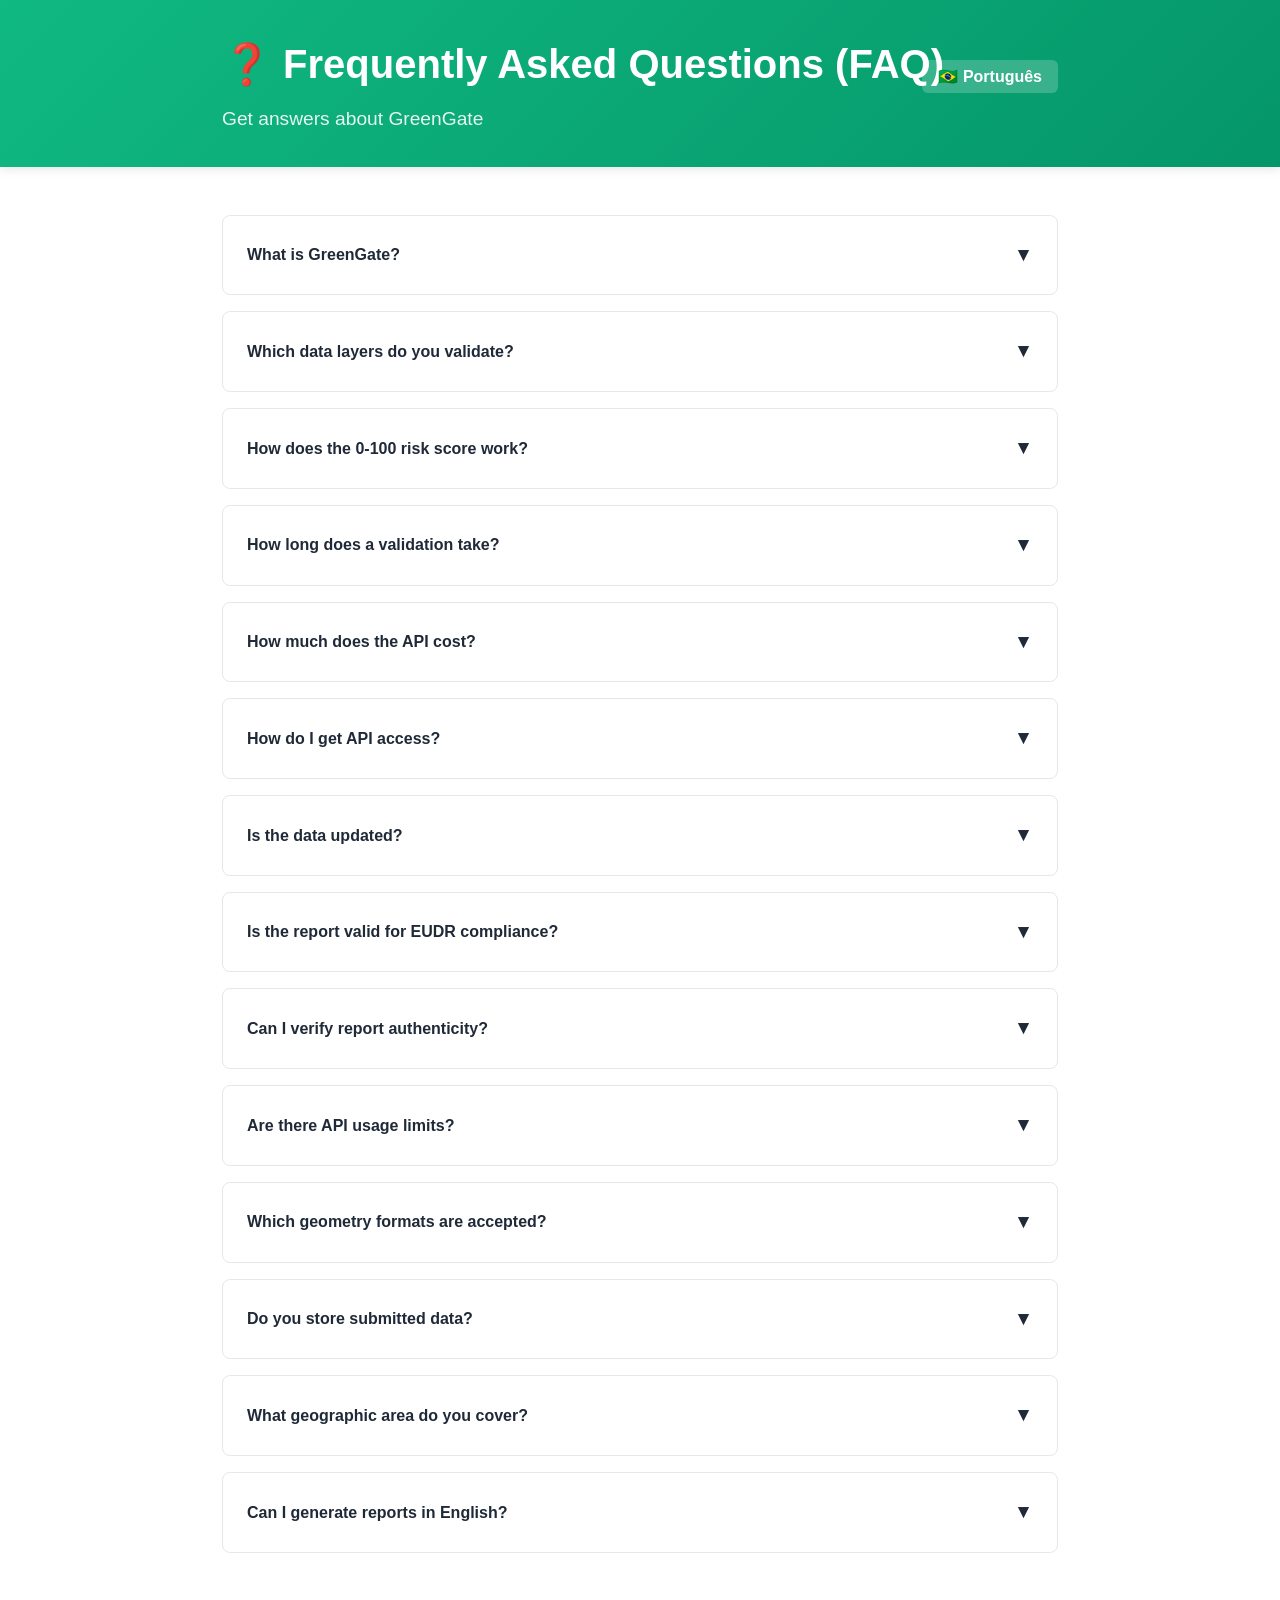
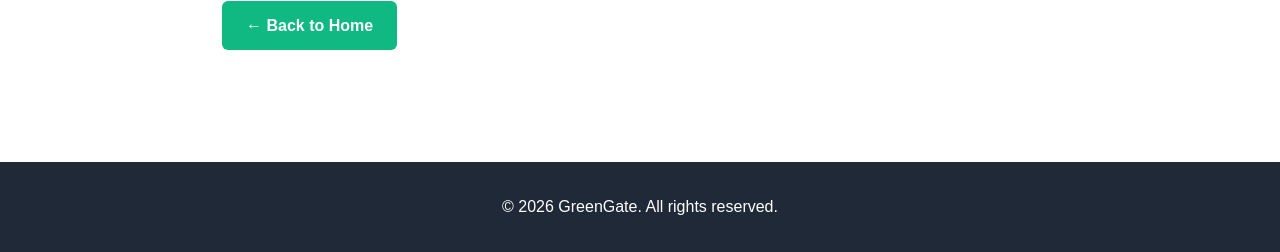
<file: pages/faq-en.html>
<!DOCTYPE html>
<html lang="en">
<head>
    <meta charset="UTF-8">
    <meta name="viewport" content="width=device-width, initial-scale=1.0">
    <title>FAQ - Frequently Asked Questions - GreenGate</title>
    <style>
        * {
            margin: 0;
            padding: 0;
            box-sizing: border-box;
        }

        :root {
            --primary: #10B981;
            --primary-dark: #059669;
            --dark: #1F2937;
            --gray: #6B7280;
            --gray-light: #F3F4F6;
            --white: #FFFFFF;
        }

        body {
            font-family: -apple-system, BlinkMacSystemFont, 'Segoe UI', Roboto, 'Helvetica Neue', Arial, sans-serif;
            line-height: 1.6;
            color: var(--dark);
            background: var(--white);
        }

        .header {
            background: linear-gradient(135deg, var(--primary), var(--primary-dark));
            color: white;
            padding: 2rem 0;
            box-shadow: 0 2px 10px rgba(0,0,0,0.1);
        }

        .container {
            max-width: 900px;
            margin: 0 auto;
            padding: 0 2rem;
        }

        .header h1 {
            font-size: 2.5rem;
            margin-bottom: 0.5rem;
        }

        .header p {
            font-size: 1.2rem;
            opacity: 0.9;
        }

        .lang-switcher {
            position: absolute;
            top: 2rem;
            right: 2rem;
        }

        .lang-switcher a {
            color: white;
            text-decoration: none;
            padding: 0.5rem 1rem;
            background: rgba(255,255,255,0.2);
            border-radius: 6px;
            font-weight: 600;
        }

        .content {
            padding: 3rem 0;
        }

        .faq-item {
            background: var(--white);
            border: 1px solid #E5E7EB;
            border-radius: 8px;
            margin-bottom: 1rem;
            overflow: hidden;
        }

        .faq-question {
            padding: 1.5rem;
            cursor: pointer;
            display: flex;
            justify-content: space-between;
            align-items: center;
            font-weight: 600;
            color: var(--dark);
            transition: background 0.2s;
        }

        .faq-question:hover {
            background: var(--gray-light);
        }

        .faq-icon {
            font-size: 1.2rem;
            transition: transform 0.3s;
        }

        .faq-item.active .faq-icon {
            transform: rotate(180deg);
        }

        .faq-answer {
            padding: 0 1.5rem;
            max-height: 0;
            overflow: hidden;
            transition: all 0.3s ease;
            color: var(--gray);
        }

        .faq-item.active .faq-answer {
            padding: 0 1.5rem 1.5rem;
            max-height: 600px;
        }

        .btn {
            display: inline-block;
            padding: 0.75rem 1.5rem;
            background: var(--primary);
            color: white;
            text-decoration: none;
            border-radius: 6px;
            font-weight: 600;
            transition: background 0.2s;
            margin-top: 2rem;
        }

        .btn:hover {
            background: var(--primary-dark);
        }

        .footer {
            background: var(--dark);
            color: white;
            padding: 2rem 0;
            text-align: center;
            margin-top: 4rem;
        }
    </style>
</head>
<body>
    <header class="header">
        <div class="container" style="position: relative;">
            <div class="lang-switcher">
                <a href="faq.html">🇧🇷 Português</a>
            </div>
            <h1>❓ Frequently Asked Questions (FAQ)</h1>
            <p>Get answers about GreenGate</p>
        </div>
    </header>

    <div class="content">
        <div class="container">
            <div class="faq-item">
                <div class="faq-question">
                    <span>What is GreenGate?</span>
                    <span class="faq-icon">▼</span>
                </div>
                <div class="faq-answer">
                    <p>GreenGate is an automated geospatial validation platform that cross-references rural property coordinates with 13 official Brazilian environmental data layers (PRODES, DETER, MapBiomas, FUNAI, IBAMA, ICMBio, INCRA, Fire Hotspots, Hydrography, Public Forests, Forest Concessions, SICAR, Irrigation Pivots). We generate auditable PDF reports in under 2 minutes, with a 0-100 risk score and QR Code for public verification.</p>
                </div>
            </div>

            <div class="faq-item">
                <div class="faq-question">
                    <span>Which data layers do you validate?</span>
                    <span class="faq-icon">▼</span>
                </div>
                <div class="faq-answer">
                    <p><strong>13 official layers:</strong></p>
                    <ul style="margin-left: 2rem; margin-top: 0.5rem;">
                        <li>PRODES (INPE) - Deforestation in Legal Amazon</li>
                        <li>DETER (INPE) - Real-time deforestation alerts</li>
                        <li>MapBiomas Alerts - Deforestation alerts</li>
                        <li>Indigenous Lands (FUNAI) - Homologated demarcations</li>
                        <li>Conservation Units (ICMBio) - Protected areas</li>
                        <li>IBAMA Embargoes - Environmental restrictions</li>
                        <li>Quilombola Territories (INCRA) - Traditional communities</li>
                        <li>Fire Hotspots (INPE) - Active fires</li>
                        <li>Hydrography (ANA) - Riparian buffers</li>
                        <li>Public Forests (SFB) - National registry</li>
                        <li>Forest Concessions (SFB) - Conceded areas</li>
                        <li>SICAR/CAR - Rural Environmental Registry</li>
                        <li>Irrigation Pivots (ANA) - Mapping</li>
                    </ul>
                </div>
            </div>

            <div class="faq-item">
                <div class="faq-question">
                    <span>How does the 0-100 risk score work?</span>
                    <span class="faq-icon">▼</span>
                </div>
                <div class="faq-answer">
                    <p>Our proprietary algorithm analyzes:</p>
                    <ul style="margin-left: 2rem; margin-top: 0.5rem;">
                        <li><strong>Overlaps:</strong> Total area overlapping with each layer</li>
                        <li><strong>Severity:</strong> Differentiated weights (e.g., PRODES has higher weight than Legal Amazon)</li>
                        <li><strong>Multiple violations:</strong> Progressive penalization</li>
                    </ul>
                    <p style="margin-top: 0.5rem;"><strong>Classification:</strong> 90-100 (Low), 70-89 (Medium), 50-69 (High), 0-49 (Critical)</p>
                </div>
            </div>

            <div class="faq-item">
                <div class="faq-question">
                    <span>How long does a validation take?</span>
                    <span class="faq-icon">▼</span>
                </div>
                <div class="faq-answer">
                    <p><strong>Under 2 minutes</strong> from geometry submission to complete PDF generation. Optimized processing on cloud infrastructure.</p>
                </div>
            </div>

            <div class="faq-item">
                <div class="faq-question">
                    <span>How much does the API cost?</span>
                    <span class="faq-icon">▼</span>
                </div>
                <div class="faq-answer">
                    <p><strong>Brazilian market:</strong> R$ 15.90 per validation (fixed price, no volume variation).</p>
                    <p style="margin-top: 0.5rem;"><strong>International/European market:</strong> €19.90 per validation</p>
                    <ul style="margin-left: 2rem; margin-top: 0.5rem;">
                        <li>Volume discount: 100+ validations/month = €16.90</li>
                        <li>500+ validations/month = €14.90</li>
                    </ul>
                    <p style="margin-top: 0.5rem;">Compared to manual technical analysis (€40-50 average), this represents <strong>60% cost savings</strong>.</p>
                </div>
            </div>

            <div class="faq-item">
                <div class="faq-question">
                    <span>How do I get API access?</span>
                    <span class="faq-icon">▼</span>
                </div>
                <div class="faq-answer">
                    <p>Contact us via:</p>
                    <ul style="margin-left: 2rem; margin-top: 0.5rem;">
                        <li>📧 Email: <a href="mailto:greengatebrasil@gmail.com">greengatebrasil@gmail.com</a></li>
                    </ul>
                    <p style="margin-top: 0.5rem;">We provide your API key within 24 business hours after approval.</p>
                </div>
            </div>

            <div class="faq-item">
                <div class="faq-question">
                    <span>Is the data updated?</span>
                    <span class="faq-icon">▼</span>
                </div>
                <div class="faq-answer">
                    <p><strong>Yes.</strong> We sync with official sources monthly:</p>
                    <ul style="margin-left: 2rem; margin-top: 0.5rem;">
                        <li>PRODES: Annual update (August)</li>
                        <li>FUNAI: Quarterly</li>
                        <li>IBAMA: Monthly</li>
                        <li>ICMBio: Semi-annual</li>
                    </ul>
                    <p style="margin-top: 0.5rem;">Each report indicates the update date for each layer.</p>
                </div>
            </div>

            <div class="faq-item">
                <div class="faq-question">
                    <span>Is the report valid for EUDR compliance?</span>
                    <span class="faq-icon">▼</span>
                </div>
                <div class="faq-answer">
                    <p>GreenGate provides a <strong>geospatial validation tool</strong> that can be used as part of EUDR Article 9 due diligence.</p>
                    <p style="margin-top: 0.5rem;"><strong>Important:</strong> We are not a certification body. We provide auditable technical data based on official Brazilian sources. Final EUDR compliance must be assessed by a qualified auditor.</p>
                    <p style="margin-top: 0.5rem;"><strong>What we provide:</strong></p>
                    <ul style="margin-left: 2rem; margin-top: 0.5rem;">
                        <li>Plot-level deforestation analysis (PRODES + MapBiomas)</li>
                        <li>Cross-check against 13 official environmental databases</li>
                        <li>Auditable PDF reports with QR code verification</li>
                        <li>Suitable for initial screening and documentation</li>
                    </ul>
                </div>
            </div>

            <div class="faq-item">
                <div class="faq-question">
                    <span>Can I verify report authenticity?</span>
                    <span class="faq-icon">▼</span>
                </div>
                <div class="faq-answer">
                    <p><strong>Yes.</strong> All PDFs include a QR Code that leads to a public verification URL:</p>
                    <p style="margin-top: 0.5rem;"><code>https://api.greengate.com.br/reports/verify/{code}</code></p>
                    <p style="margin-top: 0.5rem;">Anyone can scan the QR Code and confirm that the report is authentic and hasn't been tampered with.</p>
                </div>
            </div>

            <div class="faq-item">
                <div class="faq-question">
                    <span>Are there API usage limits?</span>
                    <span class="faq-icon">▼</span>
                </div>
                <div class="faq-answer">
                    <p><strong>Standard rate limits:</strong></p>
                    <ul style="margin-left: 2rem; margin-top: 0.5rem;">
                        <li>100 requests per minute (authenticated)</li>
                        <li>20 requests per minute (anonymous)</li>
                    </ul>
                    <p style="margin-top: 0.5rem;">For higher volumes, contact us for custom plans.</p>
                </div>
            </div>

            <div class="faq-item">
                <div class="faq-question">
                    <span>Which geometry formats are accepted?</span>
                    <span class="faq-icon">▼</span>
                </div>
                <div class="faq-answer">
                    <p><strong>GeoJSON</strong> with types:</p>
                    <ul style="margin-left: 2rem; margin-top: 0.5rem;">
                        <li>Polygon</li>
                        <li>MultiPolygon</li>
                    </ul>
                    <p style="margin-top: 0.5rem;">Coordinate system: <strong>WGS84 (EPSG:4326)</strong></p>
                    <p style="margin-top: 0.5rem;"><strong>Geometry constraints:</strong></p>
                    <ul style="margin-left: 2rem;">
                        <li>Maximum vertices: 10,000</li>
                        <li>Maximum area: 10,000 hectares</li>
                        <li>Coordinates must be within Brazil bounding box</li>
                    </ul>
                    <p style="margin-top: 0.5rem;">We automatically validate and correct invalid geometries (self-intersections, holes, etc).</p>
                </div>
            </div>

            <div class="faq-item">
                <div class="faq-question">
                    <span>Do you store submitted data?</span>
                    <span class="faq-icon">▼</span>
                </div>
                <div class="faq-answer">
                    <p><strong>Yes, for audit purposes.</strong> We store:</p>
                    <ul style="margin-left: 2rem; margin-top: 0.5rem;">
                        <li>Submitted geometry</li>
                        <li>Validation results</li>
                        <li>Metadata (timestamp, API key used)</li>
                    </ul>
                    <p style="margin-top: 0.5rem;">Sensitive data (CPF, CNPJ, CAR) can be omitted from metadata if preferred.</p>
                    <p style="margin-top: 0.5rem;">See our <a href="privacy-en.html">Privacy Policy</a> for more details.</p>
                </div>
            </div>

            <div class="faq-item">
                <div class="faq-question">
                    <span>What geographic area do you cover?</span>
                    <span class="faq-icon">▼</span>
                </div>
                <div class="faq-answer">
                    <p>We are currently specialized in <strong>Mato Grosso state</strong>, Brazil's largest soy-producing region.</p>
                    <p style="margin-top: 0.5rem;"><strong>Why Mato Grosso?</strong></p>
                    <ul style="margin-left: 2rem; margin-top: 0.5rem;">
                        <li>27% of Brazil's soy production</li>
                        <li>30% of Brazil's soy exports</li>
                        <li>Highest EUDR risk area (deforestation frontier)</li>
                        <li>Most comprehensive official data coverage</li>
                    </ul>
                    <p style="margin-top: 0.5rem;">This specialization allows us to provide faster validations and deeper data accuracy for this critical region.</p>
                </div>
            </div>

            <div class="faq-item">
                <div class="faq-question">
                    <span>Can I generate reports in English?</span>
                    <span class="faq-icon">▼</span>
                </div>
                <div class="faq-answer">
                    <p><strong>Yes.</strong> The API supports bilingual PDF generation:</p>
                    <ul style="margin-left: 2rem; margin-top: 0.5rem;">
                        <li>Portuguese (default): <code>lang: "pt"</code></li>
                        <li>English: <code>lang: "en"</code></li>
                    </ul>
                    <p style="margin-top: 0.5rem;">Simply add the <code>lang</code> parameter to your API request to generate reports in your preferred language.</p>
                </div>
            </div>

            <a href="../index.html" class="btn">← Back to Home</a>
        </div>
    </div>

    <footer class="footer">
        <div class="container">
            <p>&copy; 2026 GreenGate. All rights reserved.</p>
        </div>
    </footer>

    <script>
        document.querySelectorAll('.faq-question').forEach(question => {
            question.addEventListener('click', () => {
                const item = question.parentElement;
                const wasActive = item.classList.contains('active');

                // Close all
                document.querySelectorAll('.faq-item').forEach(i => {
                    i.classList.remove('active');
                });

                // Open clicked (if wasn't active)
                if (!wasActive) {
                    item.classList.add('active');
                }
            });
        });
    </script>
</body>
</html>
</file>
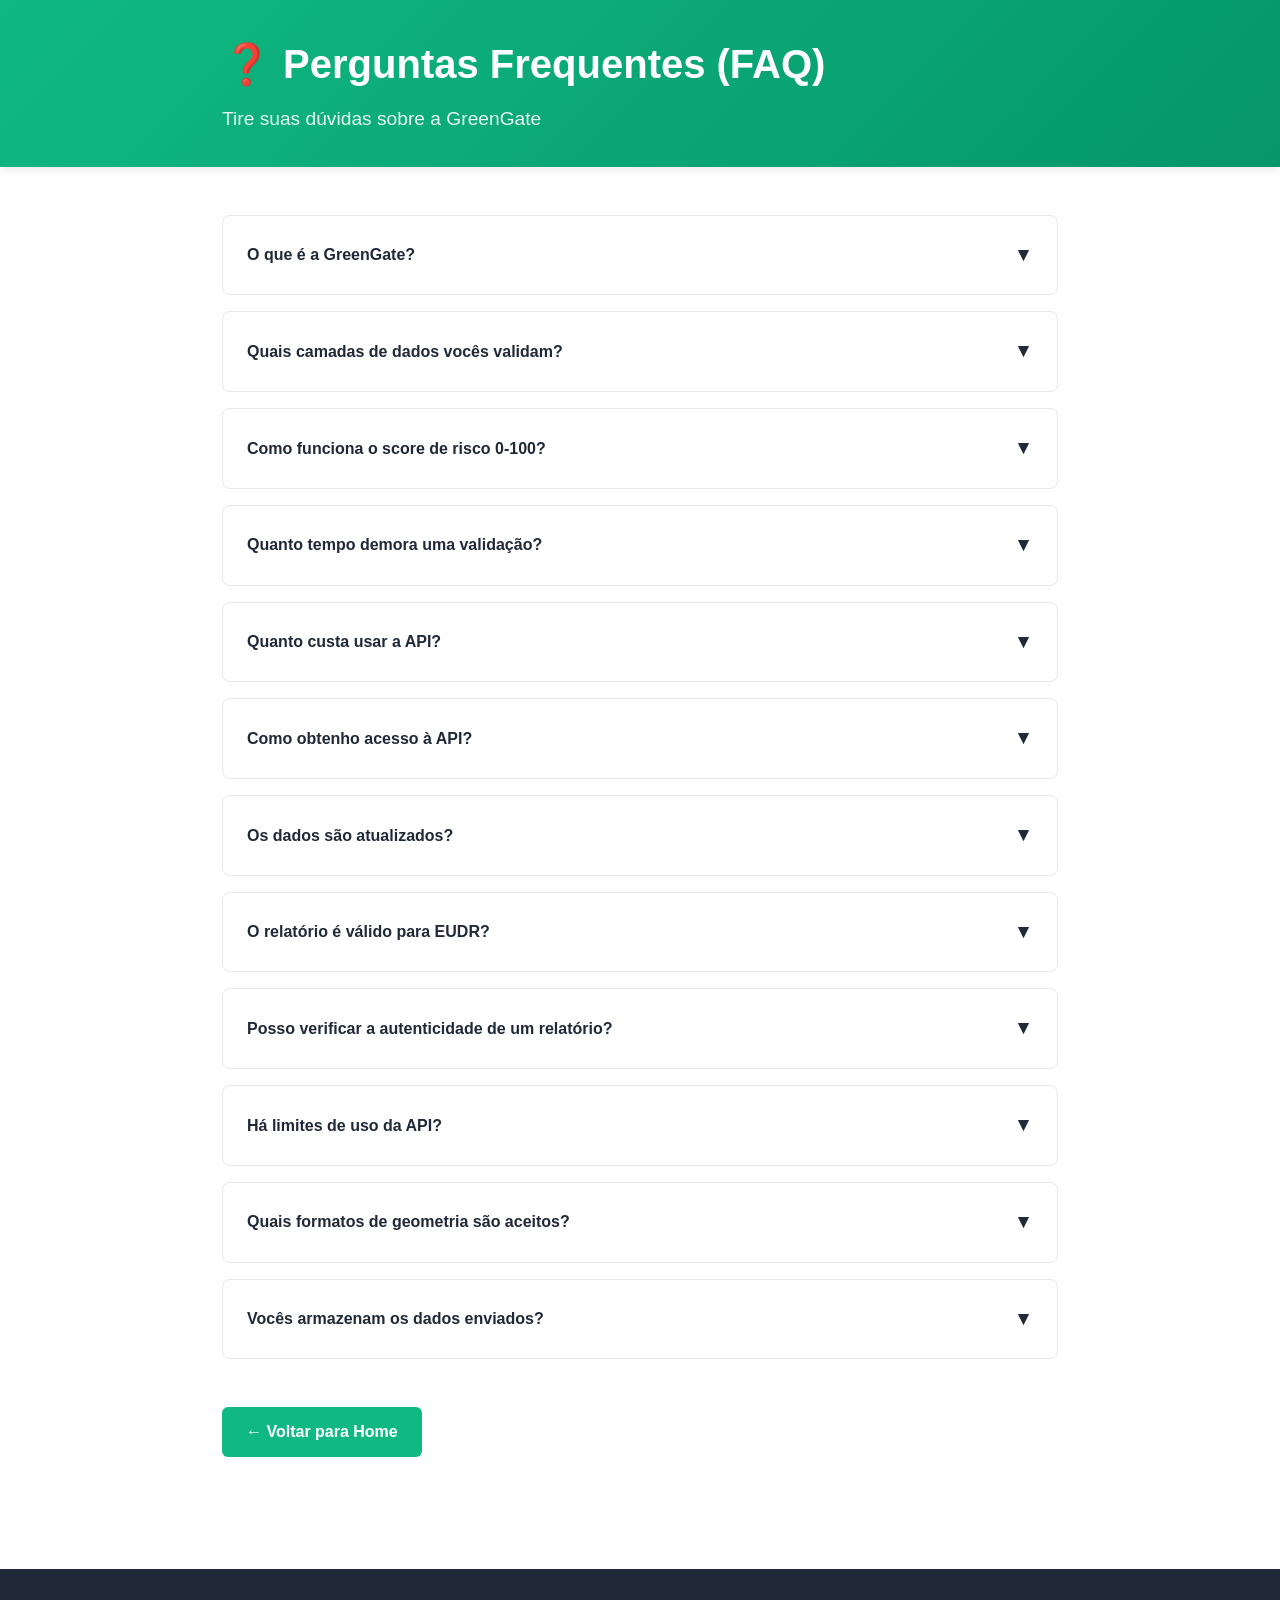
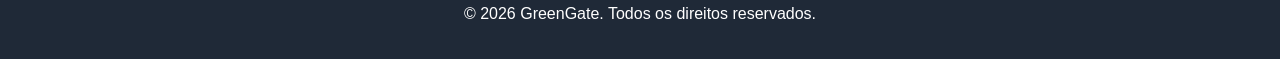
<file: pages/faq.html>
<!DOCTYPE html>
<html lang="pt-BR">
<head>
    <meta charset="UTF-8">
    <meta name="viewport" content="width=device-width, initial-scale=1.0">
    <title>FAQ - Perguntas Frequentes - GreenGate</title>
    <style>
        * {
            margin: 0;
            padding: 0;
            box-sizing: border-box;
        }

        :root {
            --primary: #10B981;
            --primary-dark: #059669;
            --dark: #1F2937;
            --gray: #6B7280;
            --gray-light: #F3F4F6;
            --white: #FFFFFF;
        }

        body {
            font-family: -apple-system, BlinkMacSystemFont, 'Segoe UI', Roboto, 'Helvetica Neue', Arial, sans-serif;
            line-height: 1.6;
            color: var(--dark);
            background: var(--white);
        }

        .header {
            background: linear-gradient(135deg, var(--primary), var(--primary-dark));
            color: white;
            padding: 2rem 0;
            box-shadow: 0 2px 10px rgba(0,0,0,0.1);
        }

        .container {
            max-width: 900px;
            margin: 0 auto;
            padding: 0 2rem;
        }

        .header h1 {
            font-size: 2.5rem;
            margin-bottom: 0.5rem;
        }

        .header p {
            font-size: 1.2rem;
            opacity: 0.9;
        }

        .content {
            padding: 3rem 0;
        }

        .faq-item {
            background: var(--white);
            border: 1px solid #E5E7EB;
            border-radius: 8px;
            margin-bottom: 1rem;
            overflow: hidden;
        }

        .faq-question {
            padding: 1.5rem;
            cursor: pointer;
            display: flex;
            justify-content: space-between;
            align-items: center;
            font-weight: 600;
            color: var(--dark);
            transition: background 0.2s;
        }

        .faq-question:hover {
            background: var(--gray-light);
        }

        .faq-icon {
            font-size: 1.2rem;
            transition: transform 0.3s;
        }

        .faq-item.active .faq-icon {
            transform: rotate(180deg);
        }

        .faq-answer {
            padding: 0 1.5rem;
            max-height: 0;
            overflow: hidden;
            transition: all 0.3s ease;
            color: var(--gray);
        }

        .faq-item.active .faq-answer {
            padding: 0 1.5rem 1.5rem;
            max-height: 500px;
        }

        .btn {
            display: inline-block;
            padding: 0.75rem 1.5rem;
            background: var(--primary);
            color: white;
            text-decoration: none;
            border-radius: 6px;
            font-weight: 600;
            transition: background 0.2s;
            margin-top: 2rem;
        }

        .btn:hover {
            background: var(--primary-dark);
        }

        .footer {
            background: var(--dark);
            color: white;
            padding: 2rem 0;
            text-align: center;
            margin-top: 4rem;
        }
    </style>
</head>
<body>
    <header class="header">
        <div class="container">
            <h1>❓ Perguntas Frequentes (FAQ)</h1>
            <p>Tire suas dúvidas sobre a GreenGate</p>
        </div>
    </header>

    <div class="content">
        <div class="container">
            <div class="faq-item">
                <div class="faq-question">
                    <span>O que é a GreenGate?</span>
                    <span class="faq-icon">▼</span>
                </div>
                <div class="faq-answer">
                    <p>A GreenGate é uma plataforma de validação geoespacial automatizada que cruza coordenadas de propriedades rurais com 13 camadas oficiais de dados ambientais brasileiros (PRODES, DETER, MapBiomas, FUNAI, IBAMA, ICMBio, INCRA, Queimadas, Hidrografia, Florestas Públicas, Concessões Florestais, SICAR, Pivôs de Irrigação). Geramos relatórios PDF auditáveis em menos de 2 minutos, com score de risco 0-100 e QR Code para verificação pública.</p>
                </div>
            </div>

            <div class="faq-item">
                <div class="faq-question">
                    <span>Quais camadas de dados vocês validam?</span>
                    <span class="faq-icon">▼</span>
                </div>
                <div class="faq-answer">
                    <p><strong>13 camadas oficiais:</strong></p>
                    <ul style="margin-left: 2rem; margin-top: 0.5rem;">
                        <li>PRODES (INPE) - Desmatamento na Amazônia Legal</li>
                        <li>DETER (INPE) - Alertas de desmatamento em tempo real</li>
                        <li>MapBiomas Alerta - Alertas de desmatamento</li>
                        <li>Terras Indígenas (FUNAI) - Demarcações homologadas</li>
                        <li>Unidades de Conservação (ICMBio) - Áreas protegidas</li>
                        <li>Embargos IBAMA - Restrições ambientais</li>
                        <li>Territórios Quilombolas (INCRA) - Comunidades tradicionais</li>
                        <li>Queimadas (INPE) - Focos de calor</li>
                        <li>Hidrografia (ANA) - APP de recursos hídricos</li>
                        <li>Florestas Públicas (SFB) - Cadastro Nacional</li>
                        <li>Concessões Florestais (SFB) - Áreas concedidas</li>
                        <li>SICAR/CAR - Cadastro Ambiental Rural</li>
                        <li>Pivôs de Irrigação (ANA) - Mapeamento</li>
                    </ul>
                </div>
            </div>

            <div class="faq-item">
                <div class="faq-question">
                    <span>Como funciona o score de risco 0-100?</span>
                    <span class="faq-icon">▼</span>
                </div>
                <div class="faq-answer">
                    <p>Nosso algoritmo proprietário analisa:</p>
                    <ul style="margin-left: 2rem; margin-top: 0.5rem;">
                        <li><strong>Sobreposições:</strong> Área total sobreposta com cada camada</li>
                        <li><strong>Gravidade:</strong> Peso diferenciado (ex: PRODES tem peso maior que Amazônia Legal)</li>
                        <li><strong>Múltiplas violações:</strong> Penalização progressiva</li>
                    </ul>
                    <p style="margin-top: 0.5rem;"><strong>Classificação:</strong> 90-100 (Baixo), 70-89 (Médio), 50-69 (Alto), 0-49 (Crítico)</p>
                </div>
            </div>

            <div class="faq-item">
                <div class="faq-question">
                    <span>Quanto tempo demora uma validação?</span>
                    <span class="faq-icon">▼</span>
                </div>
                <div class="faq-answer">
                    <p><strong>Menos de 2 minutos</strong> do envio da geometria até a geração do PDF completo. Processamento otimizado em infraestrutura cloud.</p>
                </div>
            </div>

            <div class="faq-item">
                <div class="faq-question">
                    <span>Quanto custa usar a API?</span>
                    <span class="faq-icon">▼</span>
                </div>
                <div class="faq-answer">
                    <p><strong>R$ 15,90 por validação</strong> (preço fixo, sem variação por volume).</p>
                    <p style="margin-top: 0.5rem;">Comparado a análises técnicas manuais (R$ 265 em média), representa <strong>94% de economia</strong>.</p>
                </div>
            </div>

            <div class="faq-item">
                <div class="faq-question">
                    <span>Como obtenho acesso à API?</span>
                    <span class="faq-icon">▼</span>
                </div>
                <div class="faq-answer">
                    <p>Entre em contato via:</p>
                    <ul style="margin-left: 2rem; margin-top: 0.5rem;">
                        <li>📧 Email: <a href="mailto:greengatebrasil@gmail.com">greengatebrasil@gmail.com</a></li>
                    </ul>
                    <p style="margin-top: 0.5rem;">Fornecemos sua API key em até 24 horas úteis após aprovação.</p>
                </div>
            </div>

            <div class="faq-item">
                <div class="faq-question">
                    <span>Os dados são atualizados?</span>
                    <span class="faq-icon">▼</span>
                </div>
                <div class="faq-answer">
                    <p><strong>Sim.</strong> Sincronizamos com as fontes oficiais mensalmente:</p>
                    <ul style="margin-left: 2rem; margin-top: 0.5rem;">
                        <li>PRODES: Atualização anual (agosto)</li>
                        <li>FUNAI: Trimestral</li>
                        <li>IBAMA: Mensal</li>
                        <li>ICMBio: Semestral</li>
                    </ul>
                    <p style="margin-top: 0.5rem;">Cada relatório indica a data de atualização de cada camada.</p>
                </div>
            </div>

            <div class="faq-item">
                <div class="faq-question">
                    <span>O relatório é válido para EUDR?</span>
                    <span class="faq-icon">▼</span>
                </div>
                <div class="faq-answer">
                    <p>A GreenGate fornece uma <strong>ferramenta de validação geoespacial</strong> que pode ser usada como parte da due diligence do Artigo 9 da EUDR.</p>
                    <p style="margin-top: 0.5rem;"><strong>Importante:</strong> Não somos uma certificadora. Fornecemos dados técnicos auditáveis baseados em fontes oficiais brasileiras. A conformidade final com EUDR deve ser avaliada por auditor qualificado.</p>
                </div>
            </div>

            <div class="faq-item">
                <div class="faq-question">
                    <span>Posso verificar a autenticidade de um relatório?</span>
                    <span class="faq-icon">▼</span>
                </div>
                <div class="faq-answer">
                    <p><strong>Sim.</strong> Todos os PDFs incluem um QR Code que leva a uma URL pública de verificação:</p>
                    <p style="margin-top: 0.5rem;"><code>https://api.greengate.com.br/reports/verify/{codigo}</code></p>
                    <p style="margin-top: 0.5rem;">Qualquer pessoa pode escanear o QR Code e confirmar que o relatório é autêntico e não foi adulterado.</p>
                </div>
            </div>

            <div class="faq-item">
                <div class="faq-question">
                    <span>Há limites de uso da API?</span>
                    <span class="faq-icon">▼</span>
                </div>
                <div class="faq-answer">
                    <p><strong>Rate limits padrão:</strong></p>
                    <ul style="margin-left: 2rem; margin-top: 0.5rem;">
                        <li>100 requisições por minuto</li>
                        <li>1000 validações por dia</li>
                    </ul>
                    <p style="margin-top: 0.5rem;">Para volumes maiores, entre em contato para planos customizados.</p>
                </div>
            </div>

            <div class="faq-item">
                <div class="faq-question">
                    <span>Quais formatos de geometria são aceitos?</span>
                    <span class="faq-icon">▼</span>
                </div>
                <div class="faq-answer">
                    <p><strong>GeoJSON</strong> com tipos:</p>
                    <ul style="margin-left: 2rem; margin-top: 0.5rem;">
                        <li>Polygon</li>
                        <li>MultiPolygon</li>
                    </ul>
                    <p style="margin-top: 0.5rem;">Sistema de coordenadas: <strong>WGS84 (EPSG:4326)</strong></p>
                    <p style="margin-top: 0.5rem;">Validamos e corrigimos automaticamente geometrias inválidas (auto-interseções, buracos, etc).</p>
                </div>
            </div>

            <div class="faq-item">
                <div class="faq-question">
                    <span>Vocês armazenam os dados enviados?</span>
                    <span class="faq-icon">▼</span>
                </div>
                <div class="faq-answer">
                    <p><strong>Sim, por motivos de auditoria.</strong> Armazenamos:</p>
                    <ul style="margin-left: 2rem; margin-top: 0.5rem;">
                        <li>Geometria enviada</li>
                        <li>Resultados da validação</li>
                        <li>Metadados (timestamp, API key usada)</li>
                    </ul>
                    <p style="margin-top: 0.5rem;">Dados sensíveis (CPF, CNPJ, CAR) podem ser omitidos do metadata se preferir.</p>
                    <p style="margin-top: 0.5rem;">Veja nossa <a href="privacy.html">Política de Privacidade</a> para mais detalhes.</p>
                </div>
            </div>

            <a href="../index.html" class="btn">← Voltar para Home</a>
        </div>
    </div>

    <footer class="footer">
        <div class="container">
            <p>&copy; 2026 GreenGate. Todos os direitos reservados.</p>
        </div>
    </footer>

    <script>
        document.querySelectorAll('.faq-question').forEach(question => {
            question.addEventListener('click', () => {
                const item = question.parentElement;
                const wasActive = item.classList.contains('active');

                // Fecha todos
                document.querySelectorAll('.faq-item').forEach(i => {
                    i.classList.remove('active');
                });

                // Abre o clicado (se não estava ativo)
                if (!wasActive) {
                    item.classList.add('active');
                }
            });
        });
    </script>
</body>
</html>
</file>
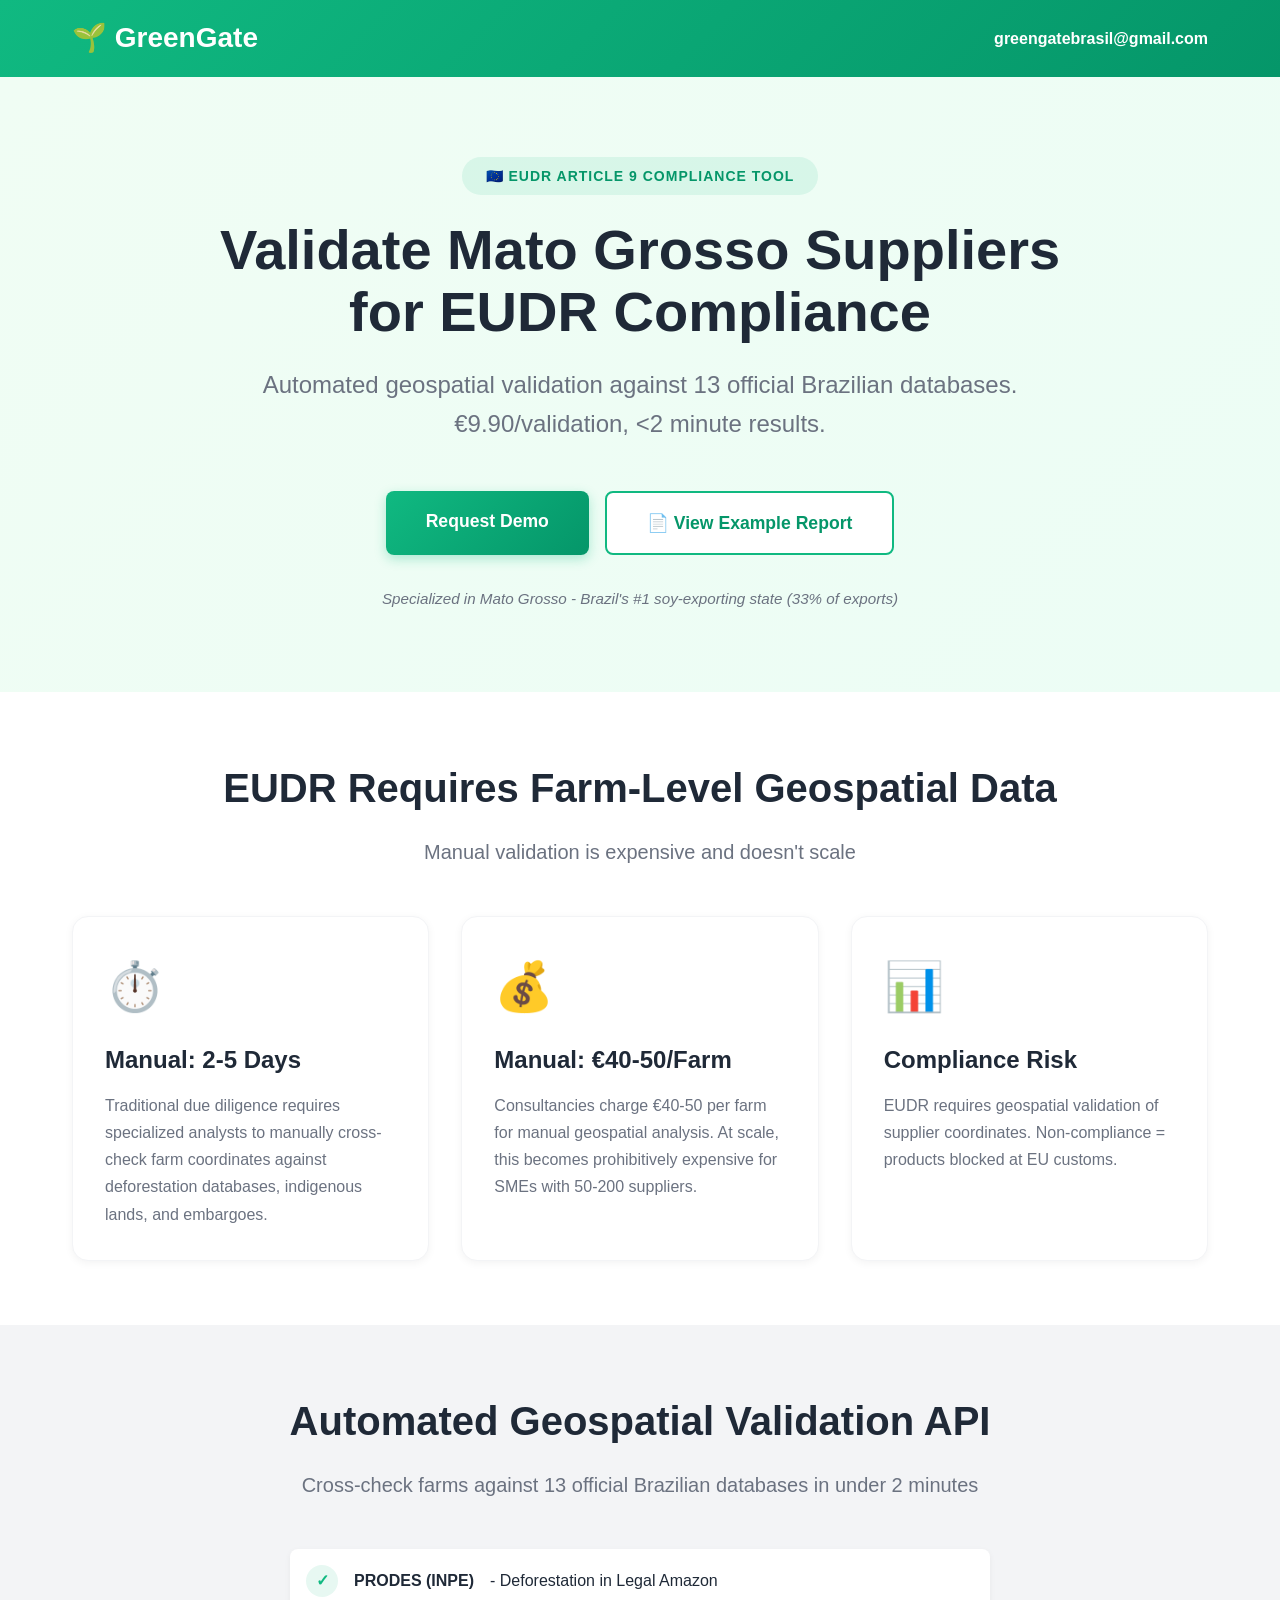
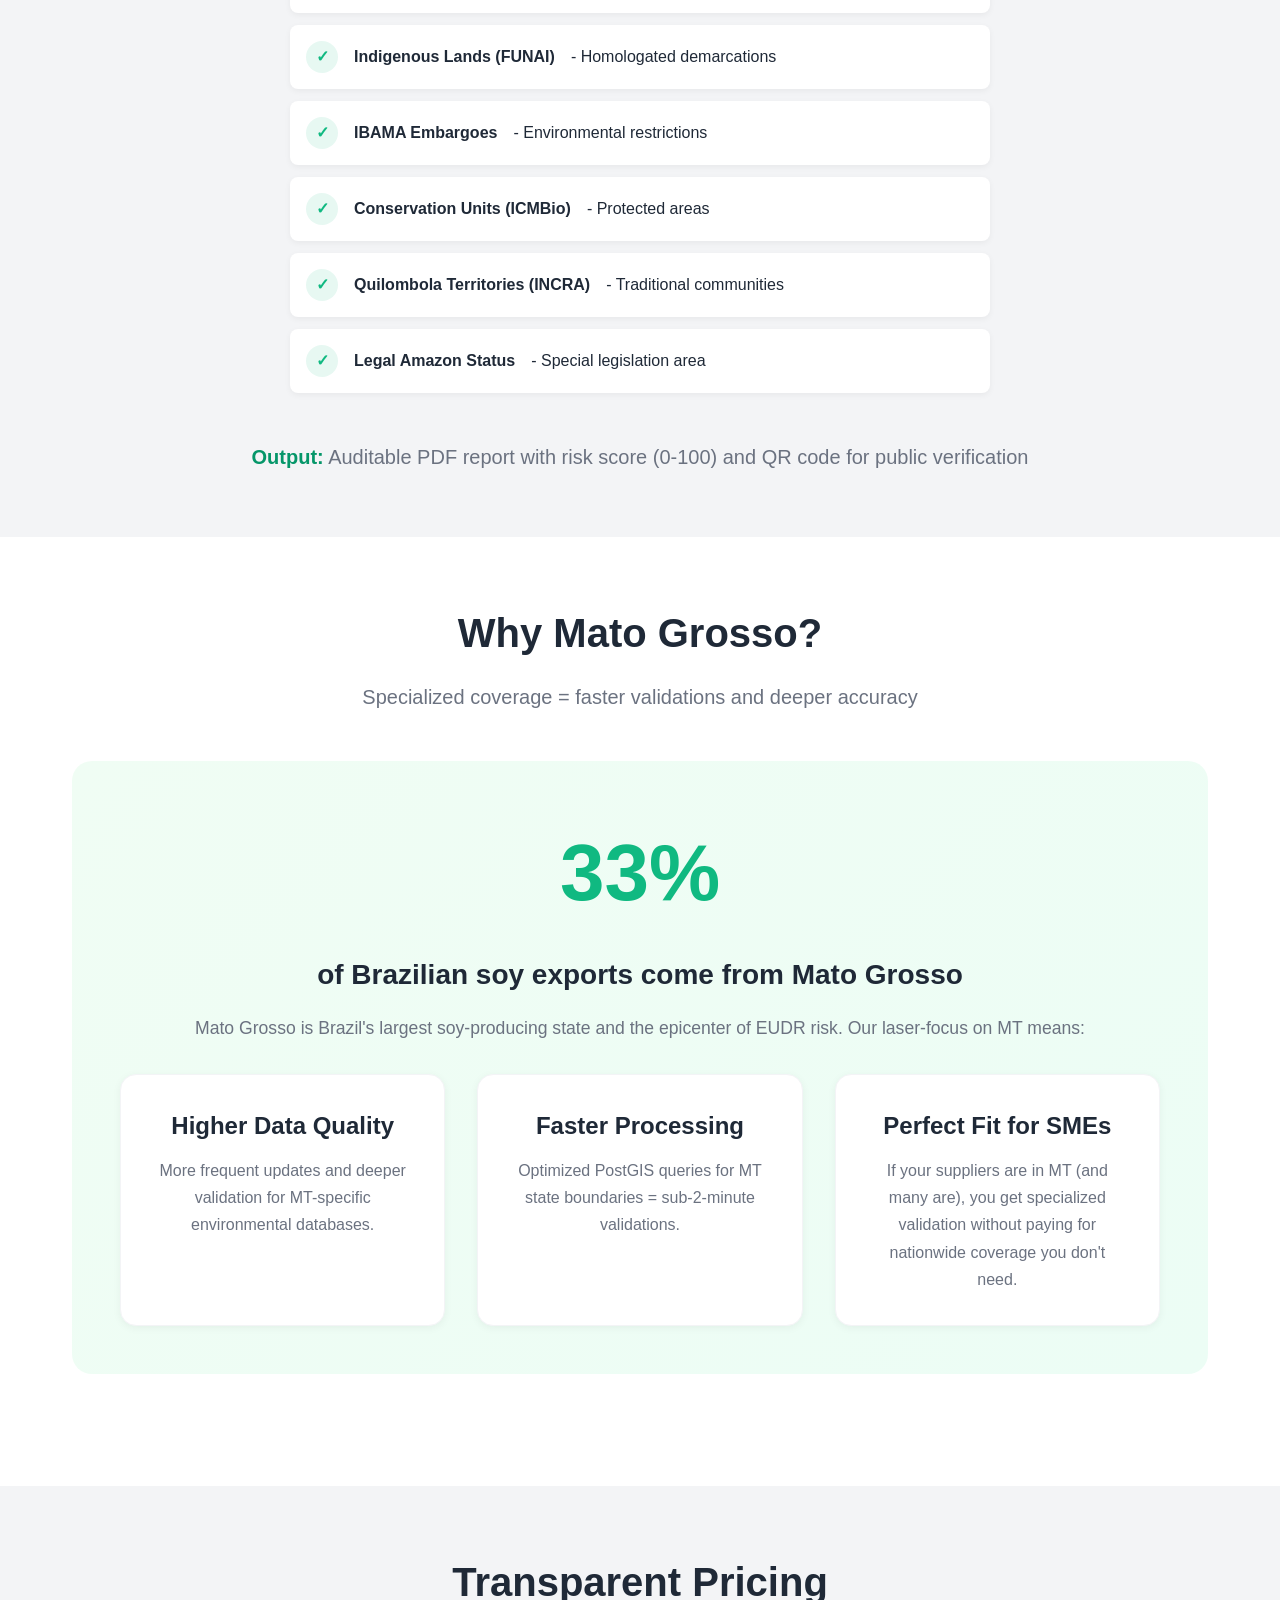
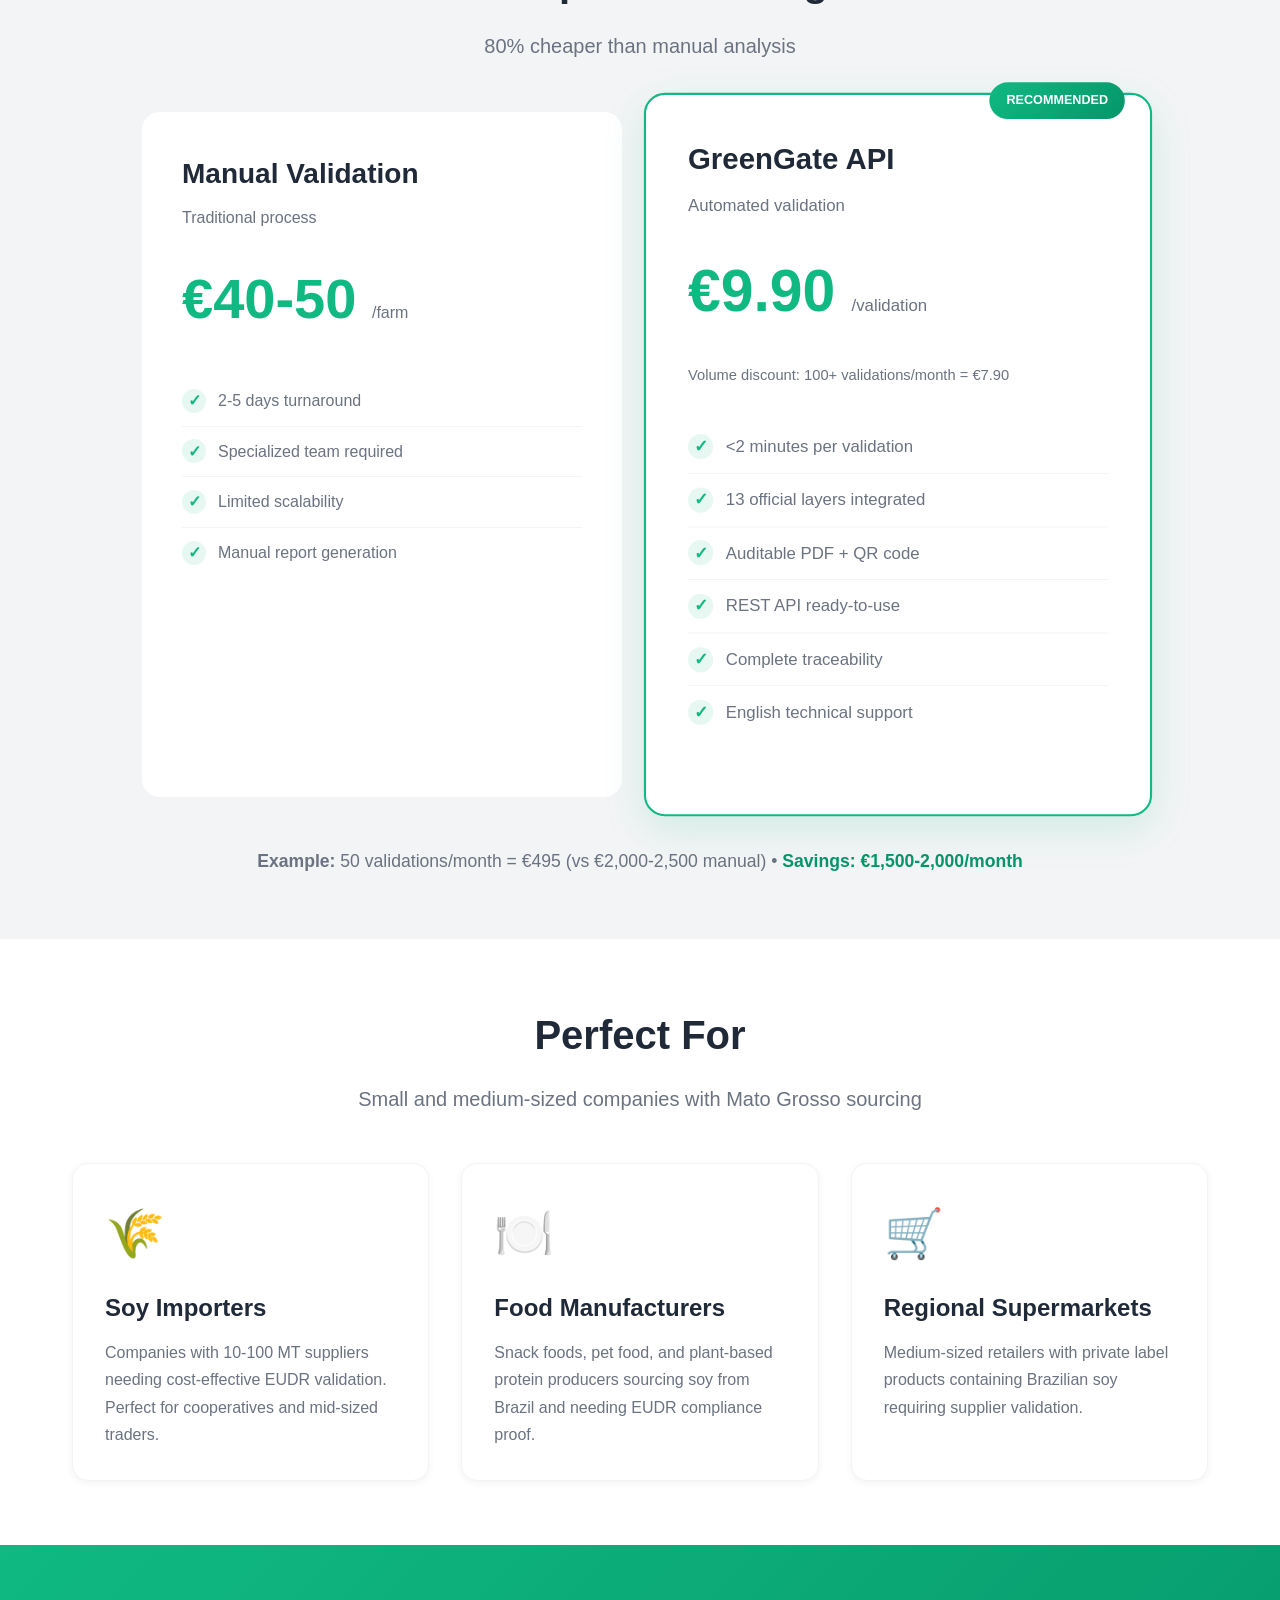
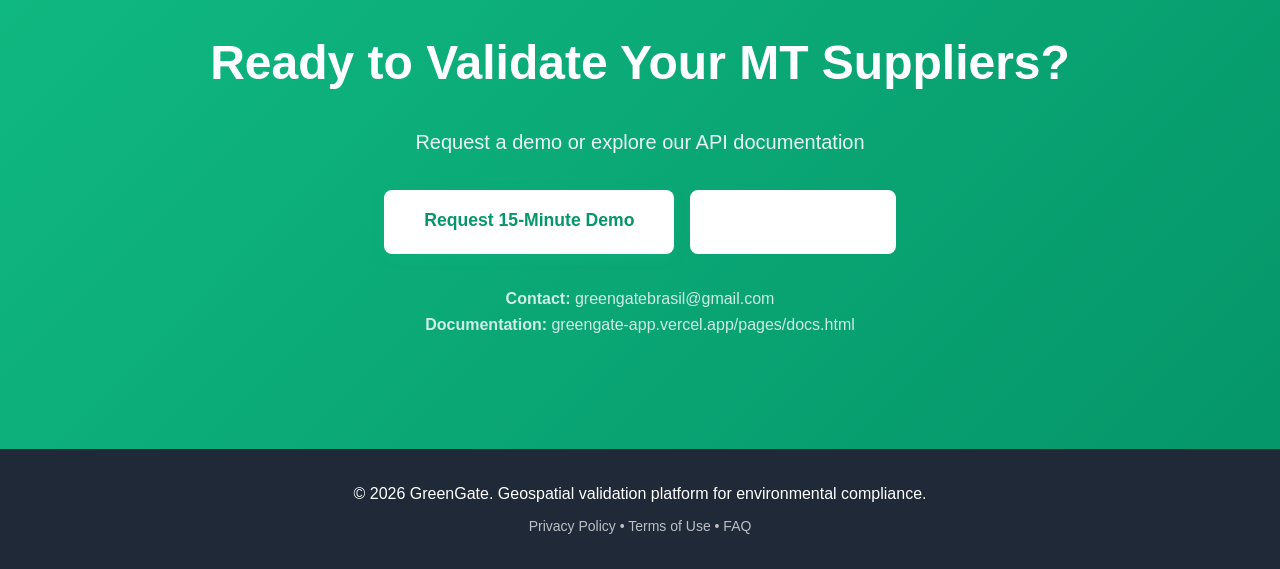
<file: pages/international.html>
<!DOCTYPE html>
<html lang="en">
<head>
    <meta charset="UTF-8">
    <meta name="viewport" content="width=device-width, initial-scale=1.0">
    <title>GreenGate - EUDR Geospatial Validation for Mato Grosso Suppliers</title>
    <meta name="description" content="Automated geospatial validation for EUDR compliance. Specialized in Mato Grosso suppliers - Brazil's #1 soy region. €9.90/validation.">
    <style>
        * {
            margin: 0;
            padding: 0;
            box-sizing: border-box;
        }

        :root {
            --primary: #10B981;
            --primary-dark: #059669;
            --dark: #1F2937;
            --gray: #6B7280;
            --gray-light: #F3F4F6;
            --white: #FFFFFF;
        }

        body {
            font-family: -apple-system, BlinkMacSystemFont, 'Segoe UI', Roboto, sans-serif;
            line-height: 1.6;
            color: var(--dark);
            background: var(--white);
        }

        .header {
            background: linear-gradient(135deg, var(--primary), var(--primary-dark));
            color: white;
            padding: 1rem 0;
            box-shadow: 0 2px 10px rgba(0,0,0,0.1);
        }

        .container {
            max-width: 1200px;
            margin: 0 auto;
            padding: 0 2rem;
        }

        .header-content {
            display: flex;
            justify-content: space-between;
            align-items: center;
        }

        .logo {
            font-size: 1.75rem;
            font-weight: 900;
        }

        .hero {
            padding: 5rem 0;
            background: linear-gradient(135deg, #F0FDF4 0%, #ECFDF5 100%);
        }

        .hero-content {
            max-width: 900px;
            margin: 0 auto;
            text-align: center;
        }

        .badge {
            display: inline-block;
            padding: 0.5rem 1.5rem;
            background: rgba(16, 185, 129, 0.1);
            color: var(--primary-dark);
            border-radius: 100px;
            font-size: 0.875rem;
            font-weight: 700;
            text-transform: uppercase;
            letter-spacing: 1px;
            margin-bottom: 1.5rem;
        }

        h1 {
            font-size: 3.5rem;
            font-weight: 900;
            color: var(--dark);
            margin-bottom: 1.5rem;
            line-height: 1.1;
        }

        .subtitle {
            font-size: 1.5rem;
            color: var(--gray);
            margin-bottom: 3rem;
        }

        .cta-buttons {
            display: flex;
            gap: 1rem;
            justify-content: center;
            margin-bottom: 2rem;
        }

        .btn-primary {
            padding: 1rem 2.5rem;
            background: linear-gradient(135deg, var(--primary), var(--primary-dark));
            color: white;
            text-decoration: none;
            border-radius: 8px;
            font-weight: 700;
            font-size: 1.1rem;
            transition: all 0.3s;
            box-shadow: 0 4px 12px rgba(16, 185, 129, 0.3);
        }

        .btn-primary:hover {
            transform: translateY(-2px);
            box-shadow: 0 8px 20px rgba(16, 185, 129, 0.4);
        }

        .btn-secondary {
            padding: 1rem 2.5rem;
            background: white;
            color: var(--primary-dark);
            text-decoration: none;
            border-radius: 8px;
            font-weight: 700;
            font-size: 1.1rem;
            border: 2px solid var(--primary);
            transition: all 0.3s;
        }

        .btn-secondary:hover {
            background: var(--gray-light);
        }

        .hero-note {
            font-size: 0.95rem;
            color: var(--gray);
            font-style: italic;
        }

        .section {
            padding: 4rem 0;
        }

        .section-header {
            text-align: center;
            margin-bottom: 3rem;
        }

        .section-title {
            font-size: 2.5rem;
            font-weight: 800;
            color: var(--dark);
            margin-bottom: 1rem;
        }

        .section-subtitle {
            font-size: 1.25rem;
            color: var(--gray);
        }

        .features-grid {
            display: grid;
            grid-template-columns: repeat(auto-fit, minmax(300px, 1fr));
            gap: 2rem;
            margin-top: 3rem;
        }

        .feature-card {
            background: white;
            padding: 2rem;
            border-radius: 16px;
            border: 1px solid var(--gray-light);
            box-shadow: 0 2px 8px rgba(0,0,0,0.05);
        }

        .feature-icon {
            font-size: 3rem;
            margin-bottom: 1rem;
        }

        .feature-card h3 {
            font-size: 1.5rem;
            font-weight: 700;
            color: var(--dark);
            margin-bottom: 0.75rem;
        }

        .feature-card p {
            color: var(--gray);
            line-height: 1.7;
        }

        .pricing-section {
            background: var(--gray-light);
        }

        .pricing-cards {
            display: grid;
            grid-template-columns: repeat(auto-fit, minmax(320px, 1fr));
            gap: 2rem;
            max-width: 1000px;
            margin: 0 auto;
        }

        .pricing-card {
            background: white;
            padding: 2.5rem;
            border-radius: 20px;
            border: 2px solid var(--gray-light);
            position: relative;
        }

        .pricing-card.featured {
            border-color: var(--primary);
            box-shadow: 0 12px 40px rgba(16, 185, 129, 0.15);
            transform: scale(1.05);
        }

        .pricing-badge {
            position: absolute;
            top: -12px;
            right: 24px;
            padding: 0.5rem 1rem;
            background: linear-gradient(135deg, var(--primary), var(--primary-dark));
            color: white;
            border-radius: 100px;
            font-size: 0.75rem;
            font-weight: 700;
            text-transform: uppercase;
        }

        .pricing-card h3 {
            font-size: 1.75rem;
            font-weight: 800;
            color: var(--dark);
            margin-bottom: 0.5rem;
        }

        .price {
            font-size: 3.5rem;
            font-weight: 900;
            color: var(--primary);
            margin: 1.5rem 0;
        }

        .price small {
            font-size: 1rem;
            color: var(--gray);
            font-weight: 500;
        }

        .pricing-features {
            list-style: none;
            margin: 2rem 0;
        }

        .pricing-features li {
            padding: 0.75rem 0;
            display: flex;
            align-items: center;
            gap: 0.75rem;
            color: var(--gray);
            border-bottom: 1px solid var(--gray-light);
        }

        .pricing-features li:last-child {
            border-bottom: none;
        }

        .pricing-features li::before {
            content: '✓';
            width: 24px;
            height: 24px;
            background: rgba(16, 185, 129, 0.1);
            color: var(--primary);
            border-radius: 50%;
            display: flex;
            align-items: center;
            justify-content: center;
            font-weight: 800;
            flex-shrink: 0;
        }

        .coverage-box {
            background: linear-gradient(135deg, #F0FDF4, #ECFDF5);
            padding: 3rem;
            border-radius: 20px;
            text-align: center;
            margin: 3rem 0;
        }

        .coverage-stat {
            font-size: 5rem;
            font-weight: 900;
            color: var(--primary);
            margin-bottom: 1rem;
        }

        .cta-section {
            background: linear-gradient(135deg, var(--primary), var(--primary-dark));
            color: white;
            padding: 5rem 0;
            text-align: center;
        }

        .cta-section h2 {
            font-size: 3rem;
            font-weight: 900;
            margin-bottom: 1.5rem;
        }

        .cta-section p {
            font-size: 1.25rem;
            margin-bottom: 2rem;
            opacity: 0.9;
        }

        .footer {
            background: var(--dark);
            color: white;
            padding: 2rem 0;
            text-align: center;
        }

        .layers-list {
            list-style: none;
            max-width: 700px;
            margin: 2rem auto;
        }

        .layers-list li {
            display: flex;
            align-items: center;
            gap: 1rem;
            padding: 1rem;
            background: white;
            border-radius: 8px;
            margin-bottom: 0.75rem;
            box-shadow: 0 2px 6px rgba(0,0,0,0.05);
        }

        .layers-list li::before {
            content: '✓';
            width: 32px;
            height: 32px;
            background: rgba(16, 185, 129, 0.1);
            color: var(--primary);
            border-radius: 50%;
            display: flex;
            align-items: center;
            justify-content: center;
            font-weight: 800;
            flex-shrink: 0;
        }

        .emphasis {
            color: var(--primary-dark);
            font-weight: 700;
        }
    </style>
</head>
<body>
    <!-- Header -->
    <header class="header">
        <div class="container">
            <div class="header-content">
                <div class="logo">🌱 GreenGate</div>
                <a href="mailto:greengatebrasil@gmail.com" style="color: white; text-decoration: none; font-weight: 600;">greengatebrasil@gmail.com</a>
            </div>
        </div>
    </header>

    <!-- Hero -->
    <section class="hero">
        <div class="container">
            <div class="hero-content">
                <div class="badge">🇪🇺 EUDR Article 9 Compliance Tool</div>
                <h1>Validate Mato Grosso Suppliers<br>for EUDR Compliance</h1>
                <p class="subtitle">Automated geospatial validation against 13 official Brazilian databases. €9.90/validation, &lt;2 minute results.</p>

                <div class="cta-buttons">
                    <a href="mailto:greengatebrasil@gmail.com?subject=EUDR Demo Request" class="btn-primary">Request Demo</a>
                    <a href="../assets/GreenGate-Fazenda-Teste-Talhao-12.pdf" target="_blank" class="btn-secondary">📄 View Example Report</a>
                </div>

                <p class="hero-note">Specialized in Mato Grosso - Brazil's #1 soy-exporting state (33% of exports)</p>
            </div>
        </div>
    </section>

    <!-- Problem / Why This Matters -->
    <section class="section">
        <div class="container">
            <div class="section-header">
                <h2 class="section-title">EUDR Requires Farm-Level Geospatial Data</h2>
                <p class="section-subtitle">Manual validation is expensive and doesn't scale</p>
            </div>

            <div class="features-grid">
                <div class="feature-card">
                    <div class="feature-icon">⏱️</div>
                    <h3>Manual: 2-5 Days</h3>
                    <p>Traditional due diligence requires specialized analysts to manually cross-check farm coordinates against deforestation databases, indigenous lands, and embargoes.</p>
                </div>

                <div class="feature-card">
                    <div class="feature-icon">💰</div>
                    <h3>Manual: €40-50/Farm</h3>
                    <p>Consultancies charge €40-50 per farm for manual geospatial analysis. At scale, this becomes prohibitively expensive for SMEs with 50-200 suppliers.</p>
                </div>

                <div class="feature-card">
                    <div class="feature-icon">📊</div>
                    <h3>Compliance Risk</h3>
                    <p>EUDR requires geospatial validation of supplier coordinates. Non-compliance = products blocked at EU customs.</p>
                </div>
            </div>
        </div>
    </section>

    <!-- Solution -->
    <section class="section" style="background: var(--gray-light);">
        <div class="container">
            <div class="section-header">
                <h2 class="section-title">Automated Geospatial Validation API</h2>
                <p class="section-subtitle">Cross-check farms against 13 official Brazilian databases in under 2 minutes</p>
            </div>

            <ul class="layers-list">
                <li><strong>PRODES (INPE)</strong> - Deforestation in Legal Amazon</li>
                <li><strong>Indigenous Lands (FUNAI)</strong> - Homologated demarcations</li>
                <li><strong>IBAMA Embargoes</strong> - Environmental restrictions</li>
                <li><strong>Conservation Units (ICMBio)</strong> - Protected areas</li>
                <li><strong>Quilombola Territories (INCRA)</strong> - Traditional communities</li>
                <li><strong>Legal Amazon Status</strong> - Special legislation area</li>
            </ul>

            <div style="text-align: center; margin-top: 3rem;">
                <p style="font-size: 1.25rem; color: var(--gray);">
                    <span class="emphasis">Output:</span> Auditable PDF report with risk score (0-100) and QR code for public verification
                </p>
            </div>
        </div>
    </section>

    <!-- Coverage (Mato Grosso Focus) -->
    <section class="section">
        <div class="container">
            <div class="section-header">
                <h2 class="section-title">Why Mato Grosso?</h2>
                <p class="section-subtitle">Specialized coverage = faster validations and deeper accuracy</p>
            </div>

            <div class="coverage-box">
                <div class="coverage-stat">33%</div>
                <p style="font-size: 1.75rem; font-weight: 700; color: var(--dark); margin-bottom: 1rem;">
                    of Brazilian soy exports come from Mato Grosso
                </p>
                <p style="font-size: 1.1rem; color: var(--gray);">
                    Mato Grosso is Brazil's largest soy-producing state and the epicenter of EUDR risk. Our laser-focus on MT means:
                </p>

                <div class="features-grid" style="margin-top: 2rem;">
                    <div class="feature-card">
                        <h3>Higher Data Quality</h3>
                        <p>More frequent updates and deeper validation for MT-specific environmental databases.</p>
                    </div>
                    <div class="feature-card">
                        <h3>Faster Processing</h3>
                        <p>Optimized PostGIS queries for MT state boundaries = sub-2-minute validations.</p>
                    </div>
                    <div class="feature-card">
                        <h3>Perfect Fit for SMEs</h3>
                        <p>If your suppliers are in MT (and many are), you get specialized validation without paying for nationwide coverage you don't need.</p>
                    </div>
                </div>
            </div>
        </div>
    </section>

    <!-- Pricing -->
    <section class="section pricing-section">
        <div class="container">
            <div class="section-header">
                <h2 class="section-title">Transparent Pricing</h2>
                <p class="section-subtitle">80% cheaper than manual analysis</p>
            </div>

            <div class="pricing-cards">
                <div class="pricing-card">
                    <h3>Manual Validation</h3>
                    <p style="color: var(--gray); margin-bottom: 1rem;">Traditional process</p>
                    <div class="price">€40-50 <small>/farm</small></div>
                    <ul class="pricing-features">
                        <li>2-5 days turnaround</li>
                        <li>Specialized team required</li>
                        <li>Limited scalability</li>
                        <li>Manual report generation</li>
                    </ul>
                </div>

                <div class="pricing-card featured">
                    <div class="pricing-badge">Recommended</div>
                    <h3>GreenGate API</h3>
                    <p style="color: var(--gray); margin-bottom: 1rem;">Automated validation</p>
                    <div class="price">€9.90 <small>/validation</small></div>
                    <p style="font-size: 0.875rem; color: var(--gray); margin-bottom: 1.5rem;">
                        Volume discount: 100+ validations/month = €7.90
                    </p>
                    <ul class="pricing-features">
                        <li>&lt;2 minutes per validation</li>
                        <li>13 official layers integrated</li>
                        <li>Auditable PDF + QR code</li>
                        <li>REST API ready-to-use</li>
                        <li>Complete traceability</li>
                        <li>English technical support</li>
                    </ul>
                </div>
            </div>

            <div style="text-align: center; margin-top: 3rem;">
                <p style="font-size: 1.1rem; color: var(--gray);">
                    <strong>Example:</strong> 50 validations/month = €495 (vs €2,000-2,500 manual) • <span class="emphasis">Savings: €1,500-2,000/month</span>
                </p>
            </div>
        </div>
    </section>

    <!-- Who Is This For? -->
    <section class="section">
        <div class="container">
            <div class="section-header">
                <h2 class="section-title">Perfect For</h2>
                <p class="section-subtitle">Small and medium-sized companies with Mato Grosso sourcing</p>
            </div>

            <div class="features-grid">
                <div class="feature-card">
                    <div class="feature-icon">🌾</div>
                    <h3>Soy Importers</h3>
                    <p>Companies with 10-100 MT suppliers needing cost-effective EUDR validation. Perfect for cooperatives and mid-sized traders.</p>
                </div>

                <div class="feature-card">
                    <div class="feature-icon">🍽️</div>
                    <h3>Food Manufacturers</h3>
                    <p>Snack foods, pet food, and plant-based protein producers sourcing soy from Brazil and needing EUDR compliance proof.</p>
                </div>

                <div class="feature-card">
                    <div class="feature-icon">🛒</div>
                    <h3>Regional Supermarkets</h3>
                    <p>Medium-sized retailers with private label products containing Brazilian soy requiring supplier validation.</p>
                </div>
            </div>
        </div>
    </section>

    <!-- CTA -->
    <section class="cta-section">
        <div class="container">
            <h2>Ready to Validate Your MT Suppliers?</h2>
            <p>Request a demo or explore our API documentation</p>

            <div class="cta-buttons">
                <a href="mailto:greengatebrasil@gmail.com?subject=EUDR Demo Request - Mato Grosso Suppliers" class="btn-primary" style="background: white; color: var(--primary-dark);">Request 15-Minute Demo</a>
                <a href="docs.html" class="btn-secondary" style="border-color: white; color: white;">View API Docs</a>
            </div>

            <p style="margin-top: 2rem; font-size: 1rem; opacity: 0.8;">
                <strong>Contact:</strong> greengatebrasil@gmail.com<br>
                <strong>Documentation:</strong> greengate-app.vercel.app/pages/docs.html
            </p>
        </div>
    </section>

    <!-- Footer -->
    <footer class="footer">
        <div class="container">
            <p>&copy; 2026 GreenGate. Geospatial validation platform for environmental compliance.</p>
            <p style="margin-top: 0.5rem; font-size: 0.875rem; opacity: 0.7;">
                <a href="privacy.html" style="color: white; text-decoration: none;">Privacy Policy</a> •
                <a href="terms.html" style="color: white; text-decoration: none;">Terms of Use</a> •
                <a href="faq.html" style="color: white; text-decoration: none;">FAQ</a>
            </p>
        </div>
    </footer>
</body>
</html>
</file>
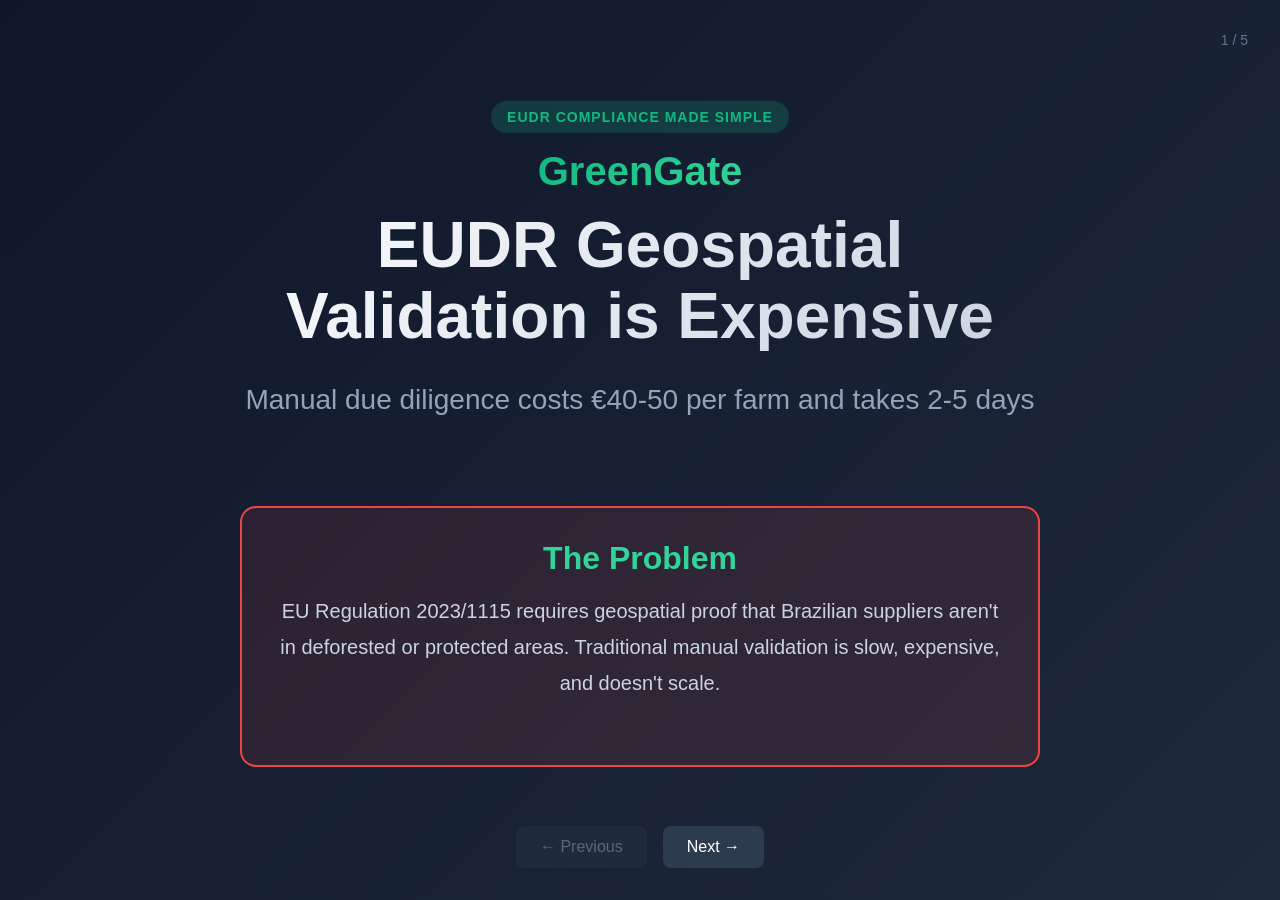
<file: pages/pitch-deck.html>
<!DOCTYPE html>
<html lang="en">
<head>
    <meta charset="UTF-8">
    <meta name="viewport" content="width=device-width, initial-scale=1.0">
    <title>GreenGate - EUDR Compliance Pitch Deck</title>
    <style>
        * {
            margin: 0;
            padding: 0;
            box-sizing: border-box;
        }

        body {
            font-family: -apple-system, BlinkMacSystemFont, 'Segoe UI', Roboto, sans-serif;
            background: #0F172A;
            color: #F8FAFC;
            overflow: hidden;
        }

        .presentation {
            width: 100vw;
            height: 100vh;
            position: relative;
        }

        .slide {
            width: 100%;
            height: 100%;
            display: none;
            flex-direction: column;
            justify-content: center;
            align-items: center;
            padding: 4rem;
            text-align: center;
            background: linear-gradient(135deg, #0F172A 0%, #1E293B 100%);
        }

        .slide.active {
            display: flex;
        }

        .slide-number {
            position: absolute;
            top: 2rem;
            right: 2rem;
            font-size: 0.875rem;
            color: #64748B;
        }

        .logo {
            font-size: 2.5rem;
            font-weight: 900;
            background: linear-gradient(135deg, #10B981, #34D399);
            -webkit-background-clip: text;
            -webkit-text-fill-color: transparent;
            margin-bottom: 1rem;
        }

        h1 {
            font-size: 4rem;
            font-weight: 900;
            margin-bottom: 1.5rem;
            line-height: 1.1;
            background: linear-gradient(135deg, #F8FAFC, #CBD5E1);
            -webkit-background-clip: text;
            -webkit-text-fill-color: transparent;
        }

        h2 {
            font-size: 3rem;
            font-weight: 800;
            margin-bottom: 2rem;
            color: #10B981;
        }

        h3 {
            font-size: 2rem;
            font-weight: 700;
            margin-bottom: 1rem;
            color: #34D399;
        }

        p {
            font-size: 1.5rem;
            line-height: 1.8;
            color: #CBD5E1;
            max-width: 900px;
            margin: 0 auto 2rem;
        }

        .subtitle {
            font-size: 1.75rem;
            color: #94A3B8;
            margin-bottom: 3rem;
        }

        .problem-box {
            background: rgba(239, 68, 68, 0.1);
            border: 2px solid #EF4444;
            border-radius: 16px;
            padding: 2rem;
            margin: 2rem auto;
            max-width: 800px;
        }

        .solution-box {
            background: rgba(16, 185, 129, 0.1);
            border: 2px solid #10B981;
            border-radius: 16px;
            padding: 2rem;
            margin: 2rem auto;
            max-width: 800px;
        }

        .comparison {
            display: grid;
            grid-template-columns: 1fr 1fr;
            gap: 2rem;
            margin: 2rem auto;
            max-width: 1000px;
        }

        .comparison-card {
            background: rgba(30, 41, 59, 0.5);
            border: 2px solid #334155;
            border-radius: 16px;
            padding: 2rem;
        }

        .comparison-card.winner {
            border-color: #10B981;
            background: rgba(16, 185, 129, 0.05);
        }

        .price-big {
            font-size: 4rem;
            font-weight: 900;
            color: #10B981;
            margin: 1rem 0;
        }

        .features-list {
            text-align: left;
            max-width: 700px;
            margin: 2rem auto;
        }

        .features-list li {
            font-size: 1.25rem;
            color: #CBD5E1;
            margin-bottom: 1rem;
            display: flex;
            align-items: center;
            gap: 1rem;
        }

        .features-list li::before {
            content: '✓';
            width: 32px;
            height: 32px;
            background: rgba(16, 185, 129, 0.2);
            color: #10B981;
            border-radius: 50%;
            display: flex;
            align-items: center;
            justify-content: center;
            font-weight: 800;
            flex-shrink: 0;
        }

        .cta-button {
            display: inline-block;
            padding: 1.5rem 3rem;
            background: linear-gradient(135deg, #10B981, #059669);
            color: white;
            text-decoration: none;
            border-radius: 12px;
            font-size: 1.5rem;
            font-weight: 700;
            margin-top: 2rem;
            transition: transform 0.2s, box-shadow 0.2s;
        }

        .cta-button:hover {
            transform: translateY(-2px);
            box-shadow: 0 12px 40px rgba(16, 185, 129, 0.3);
        }

        .navigation {
            position: absolute;
            bottom: 2rem;
            left: 50%;
            transform: translateX(-50%);
            display: flex;
            gap: 1rem;
        }

        .nav-button {
            padding: 0.75rem 1.5rem;
            background: rgba(51, 65, 85, 0.8);
            border: none;
            color: white;
            border-radius: 8px;
            cursor: pointer;
            font-size: 1rem;
            transition: background 0.2s;
        }

        .nav-button:hover {
            background: rgba(71, 85, 105, 0.8);
        }

        .nav-button:disabled {
            opacity: 0.3;
            cursor: not-allowed;
        }

        .highlight {
            color: #10B981;
            font-weight: 700;
        }

        .badge {
            display: inline-block;
            padding: 0.5rem 1rem;
            background: rgba(16, 185, 129, 0.2);
            color: #10B981;
            border-radius: 100px;
            font-size: 0.875rem;
            font-weight: 700;
            text-transform: uppercase;
            letter-spacing: 1px;
            margin-bottom: 1rem;
        }
    </style>
</head>
<body>
    <div class="presentation">
        <!-- Slide 1: Title / Problem -->
        <div class="slide active" data-slide="1">
            <div class="slide-number">1 / 5</div>
            <div class="badge">EUDR Compliance Made Simple</div>
            <div class="logo">GreenGate</div>
            <h1>EUDR Geospatial<br>Validation is Expensive</h1>
            <p class="subtitle">Manual due diligence costs €40-50 per farm and takes 2-5 days</p>

            <div class="problem-box">
                <h3>The Problem</h3>
                <p style="font-size: 1.25rem;">EU Regulation 2023/1115 requires geospatial proof that Brazilian suppliers aren't in deforested or protected areas. Traditional manual validation is slow, expensive, and doesn't scale.</p>
            </div>
        </div>

        <!-- Slide 2: Solution -->
        <div class="slide" data-slide="2">
            <div class="slide-number">2 / 5</div>
            <h2>Automated Geospatial API</h2>
            <p class="subtitle">Cross-check farm coordinates against 13 official Brazilian databases in under 2 minutes</p>

            <div class="solution-box">
                <ul class="features-list">
                    <li>PRODES Deforestation (INPE)</li>
                    <li>Indigenous Lands (FUNAI)</li>
                    <li>IBAMA Environmental Embargoes</li>
                    <li>Conservation Units (ICMBio)</li>
                    <li>Quilombola Territories (INCRA)</li>
                    <li>Legal Amazon Status</li>
                </ul>
            </div>

            <p style="font-size: 1.25rem; margin-top: 2rem;">
                <span class="highlight">Output:</span> Auditable PDF report with QR code for public verification
            </p>
        </div>

        <!-- Slide 3: Coverage (Mato Grosso) -->
        <div class="slide" data-slide="3">
            <div class="slide-number">3 / 5</div>
            <h2>Specialized in Mato Grosso</h2>
            <p class="subtitle">Brazil's #1 soy-exporting state and highest EUDR risk area</p>

            <div class="solution-box">
                <h3 style="font-size: 3rem; margin-bottom: 1rem;">33%</h3>
                <p style="font-size: 1.5rem;">of Brazilian soy exports come from Mato Grosso</p>
            </div>

            <p style="margin-top: 3rem; font-size: 1.25rem;">
                <span class="highlight">Perfect for:</span> Companies with 10-100 suppliers in Mato Grosso needing fast, affordable validation
            </p>

            <p style="margin-top: 1.5rem; font-size: 1.1rem; color: #94A3B8;">
                Laser-focused on MT = faster validations and deeper data accuracy
            </p>
        </div>

        <!-- Slide 4: Pricing Comparison -->
        <div class="slide" data-slide="4">
            <div class="slide-number">4 / 5</div>
            <h2>Pricing</h2>
            <p class="subtitle">80% cheaper than manual analysis</p>

            <div class="comparison">
                <div class="comparison-card">
                    <h3 style="color: #EF4444;">Manual Validation</h3>
                    <div class="price-big" style="color: #EF4444;">€40-50</div>
                    <p style="font-size: 1rem; margin: 1rem 0;">per farm validation</p>
                    <ul style="text-align: left; color: #94A3B8; font-size: 1rem;">
                        <li>2-5 days turnaround</li>
                        <li>Specialized team required</li>
                        <li>Doesn't scale</li>
                    </ul>
                </div>

                <div class="comparison-card winner">
                    <div class="badge" style="margin-bottom: 1rem;">Recommended</div>
                    <h3>GreenGate API</h3>
                    <div class="price-big">€9.90</div>
                    <p style="font-size: 1rem; margin: 1rem 0;">per validation</p>
                    <ul style="text-align: left; color: #CBD5E1; font-size: 1rem; list-style: none;">
                        <li style="display: flex; gap: 0.5rem; margin-bottom: 0.5rem;">
                            <span style="color: #10B981;">✓</span> &lt;2 minutes results
                        </li>
                        <li style="display: flex; gap: 0.5rem; margin-bottom: 0.5rem;">
                            <span style="color: #10B981;">✓</span> Auditable PDF + QR code
                        </li>
                        <li style="display: flex; gap: 0.5rem; margin-bottom: 0.5rem;">
                            <span style="color: #10B981;">✓</span> Scales to 1000s/month
                        </li>
                        <li style="display: flex; gap: 0.5rem; margin-bottom: 0.5rem;">
                            <span style="color: #10B981;">✓</span> Volume discount: 100+ = €7.90
                        </li>
                    </ul>
                </div>
            </div>
        </div>

        <!-- Slide 5: CTA / Demo -->
        <div class="slide" data-slide="5">
            <div class="slide-number">5 / 5</div>
            <h2>Ready to Validate Your Suppliers?</h2>
            <p class="subtitle">See a live example and explore API integration</p>

            <div class="solution-box">
                <h3>What's Included:</h3>
                <ul class="features-list">
                    <li>REST API with full documentation</li>
                    <li>Example PDF report (real validation)</li>
                    <li>Technical support in English</li>
                    <li>QR code public verification</li>
                </ul>
            </div>

            <a href="https://greengate-app.vercel.app/GreenGate-Fazenda-Teste-Talhao-12.pdf" target="_blank" class="cta-button">
                📄 View Example Report
            </a>

            <p style="margin-top: 3rem; font-size: 1.1rem;">
                <strong>Contact:</strong> greengatebrasil@gmail.com<br>
                <strong>Docs:</strong> greengate-app.vercel.app/docs.html
            </p>
        </div>
    </div>

    <div class="navigation">
        <button class="nav-button" id="prevBtn" onclick="changeSlide(-1)">← Previous</button>
        <button class="nav-button" id="nextBtn" onclick="changeSlide(1)">Next →</button>
    </div>

    <script>
        let currentSlide = 1;
        const totalSlides = 5;

        function showSlide(n) {
            const slides = document.querySelectorAll('.slide');

            if (n > totalSlides) { currentSlide = totalSlides; }
            if (n < 1) { currentSlide = 1; }

            slides.forEach(slide => slide.classList.remove('active'));
            slides[currentSlide - 1].classList.add('active');

            // Update button states
            document.getElementById('prevBtn').disabled = currentSlide === 1;
            document.getElementById('nextBtn').disabled = currentSlide === totalSlides;
        }

        function changeSlide(n) {
            currentSlide += n;
            showSlide(currentSlide);
        }

        // Keyboard navigation
        document.addEventListener('keydown', (e) => {
            if (e.key === 'ArrowLeft') changeSlide(-1);
            if (e.key === 'ArrowRight') changeSlide(1);
        });

        // Initialize
        showSlide(currentSlide);
    </script>
</body>
</html>
</file>
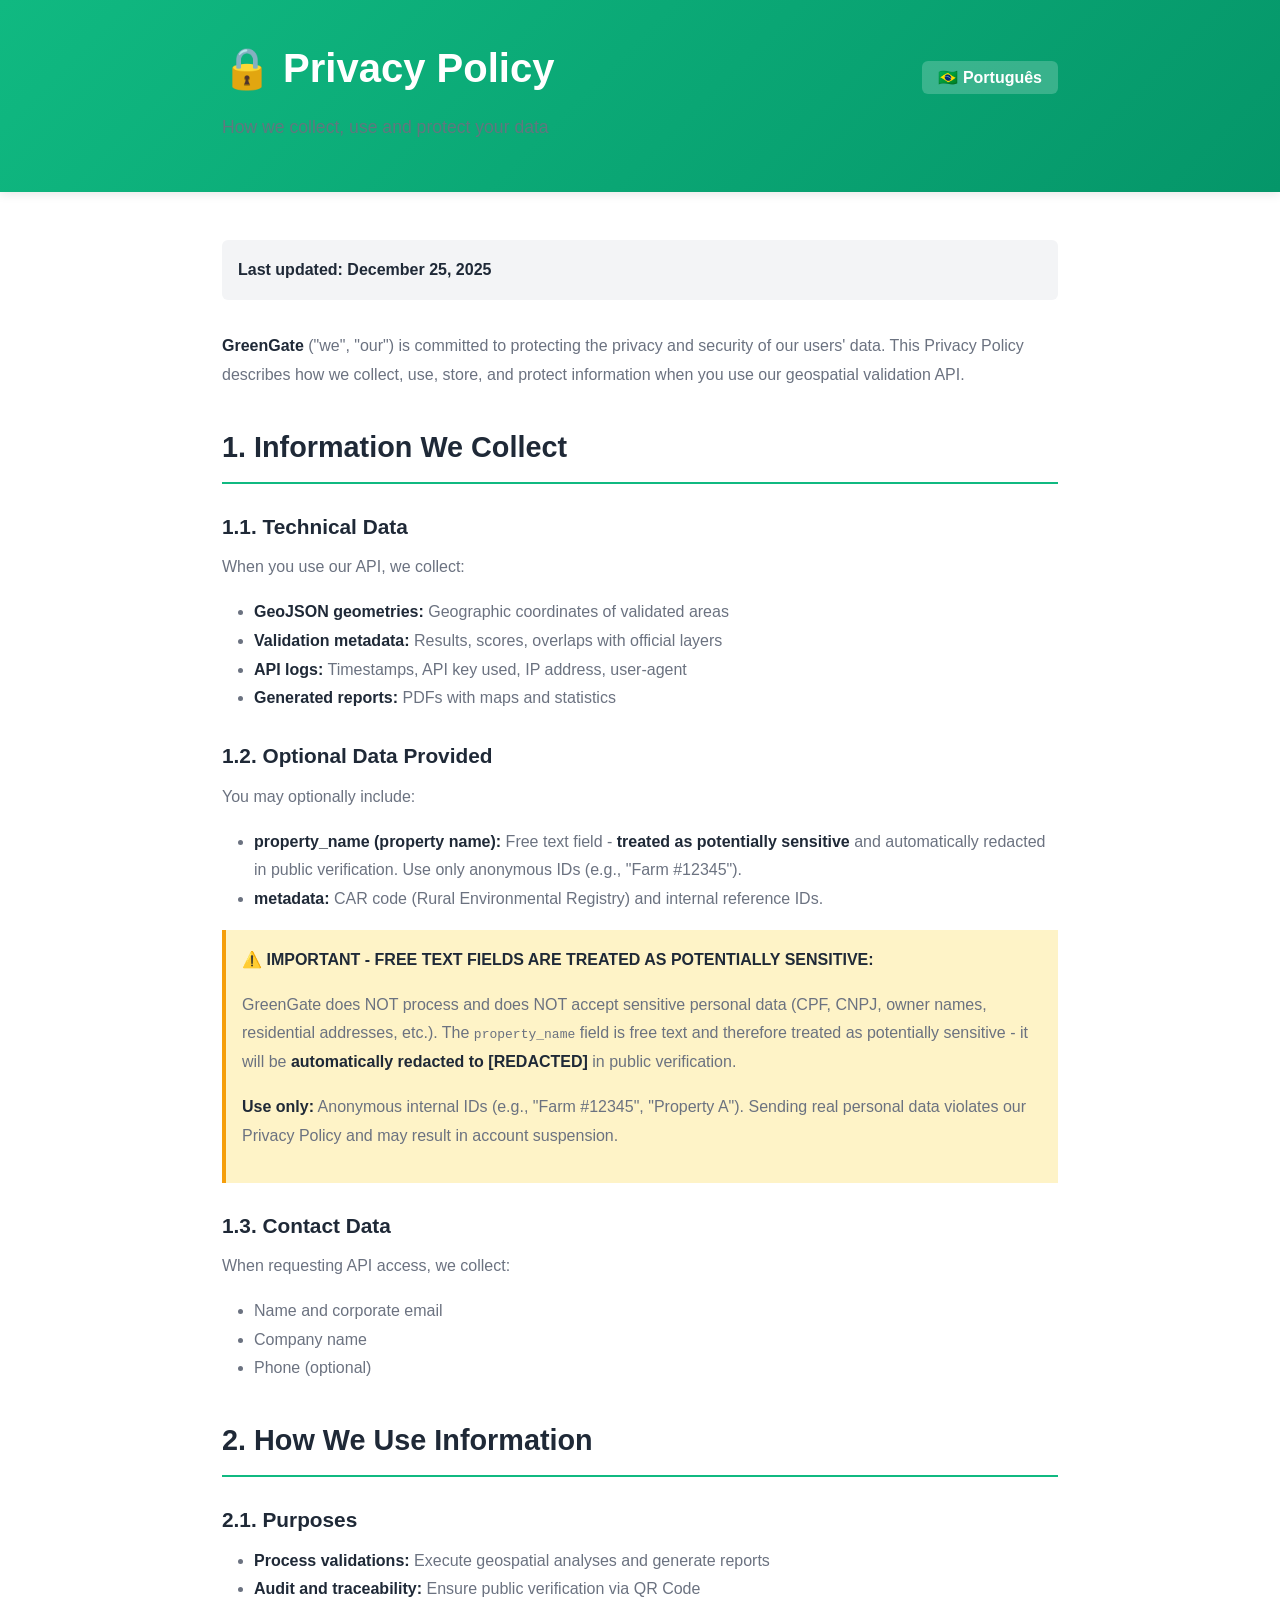
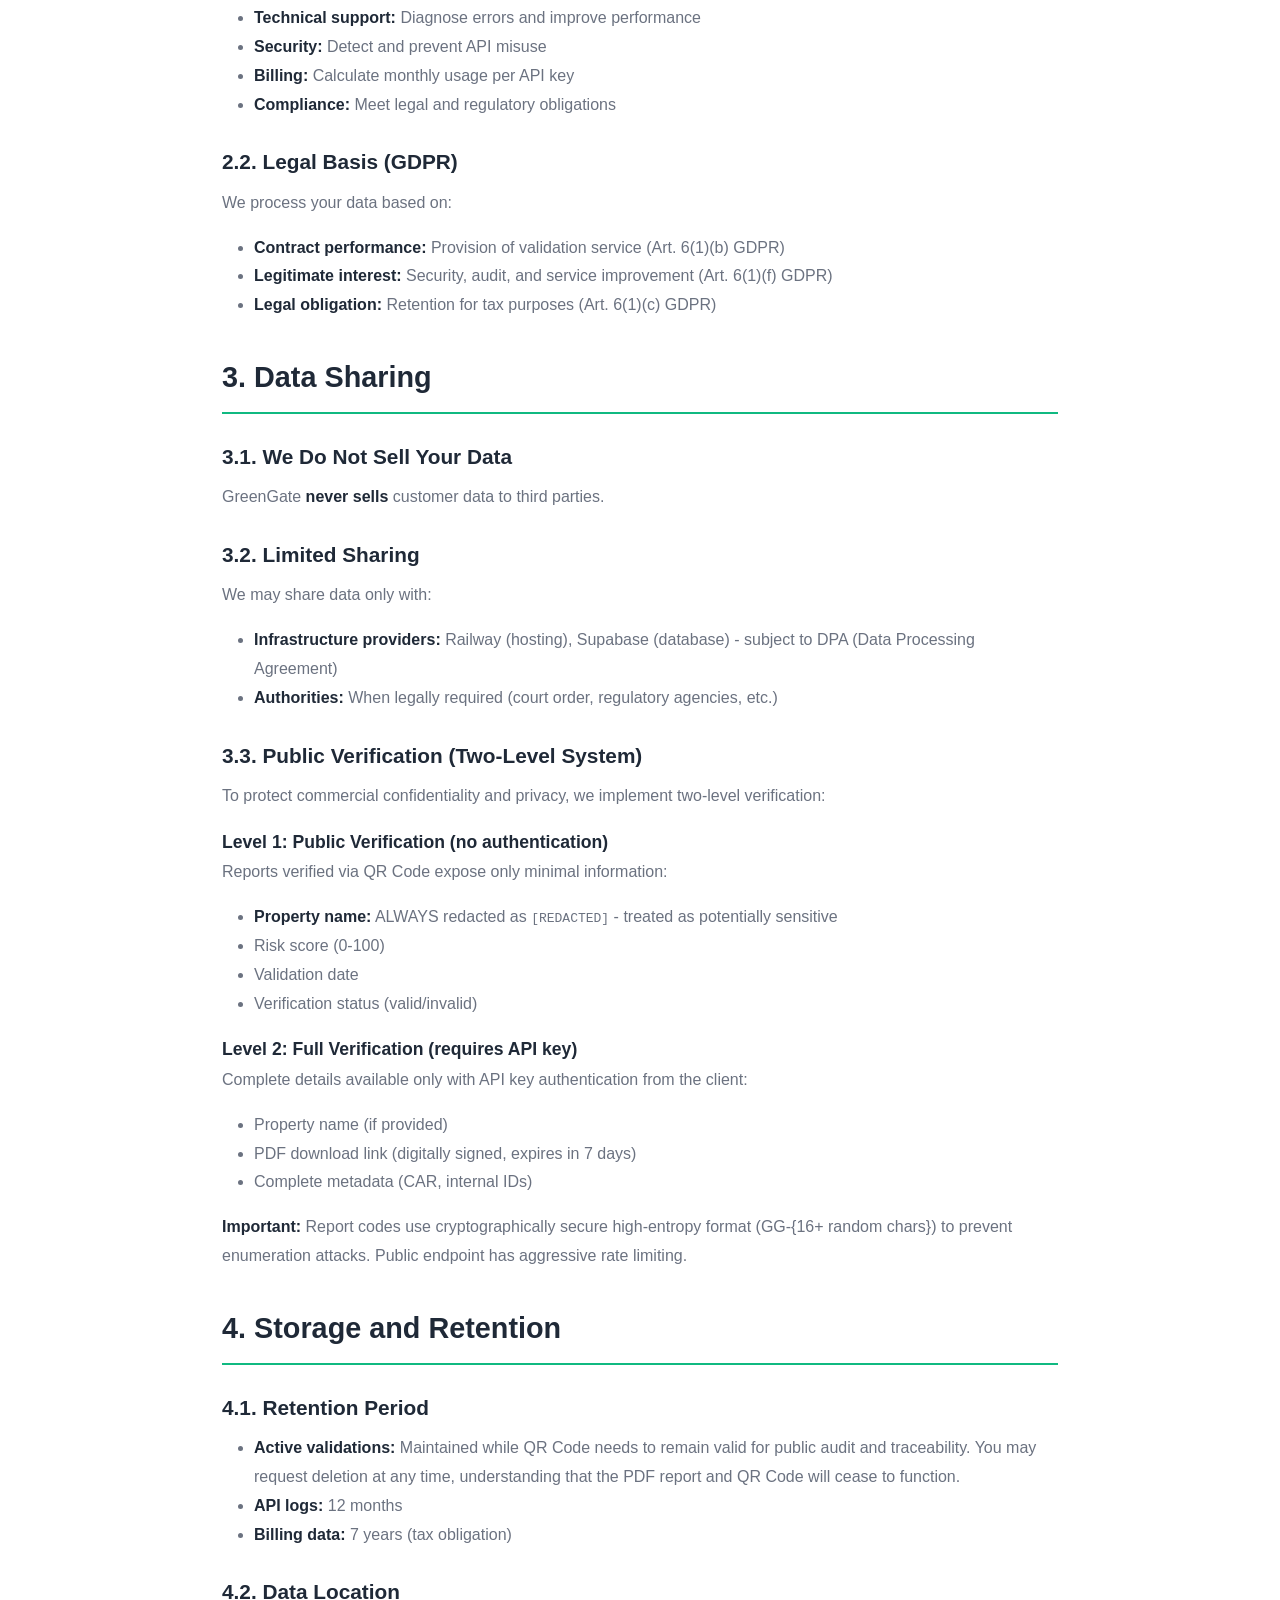
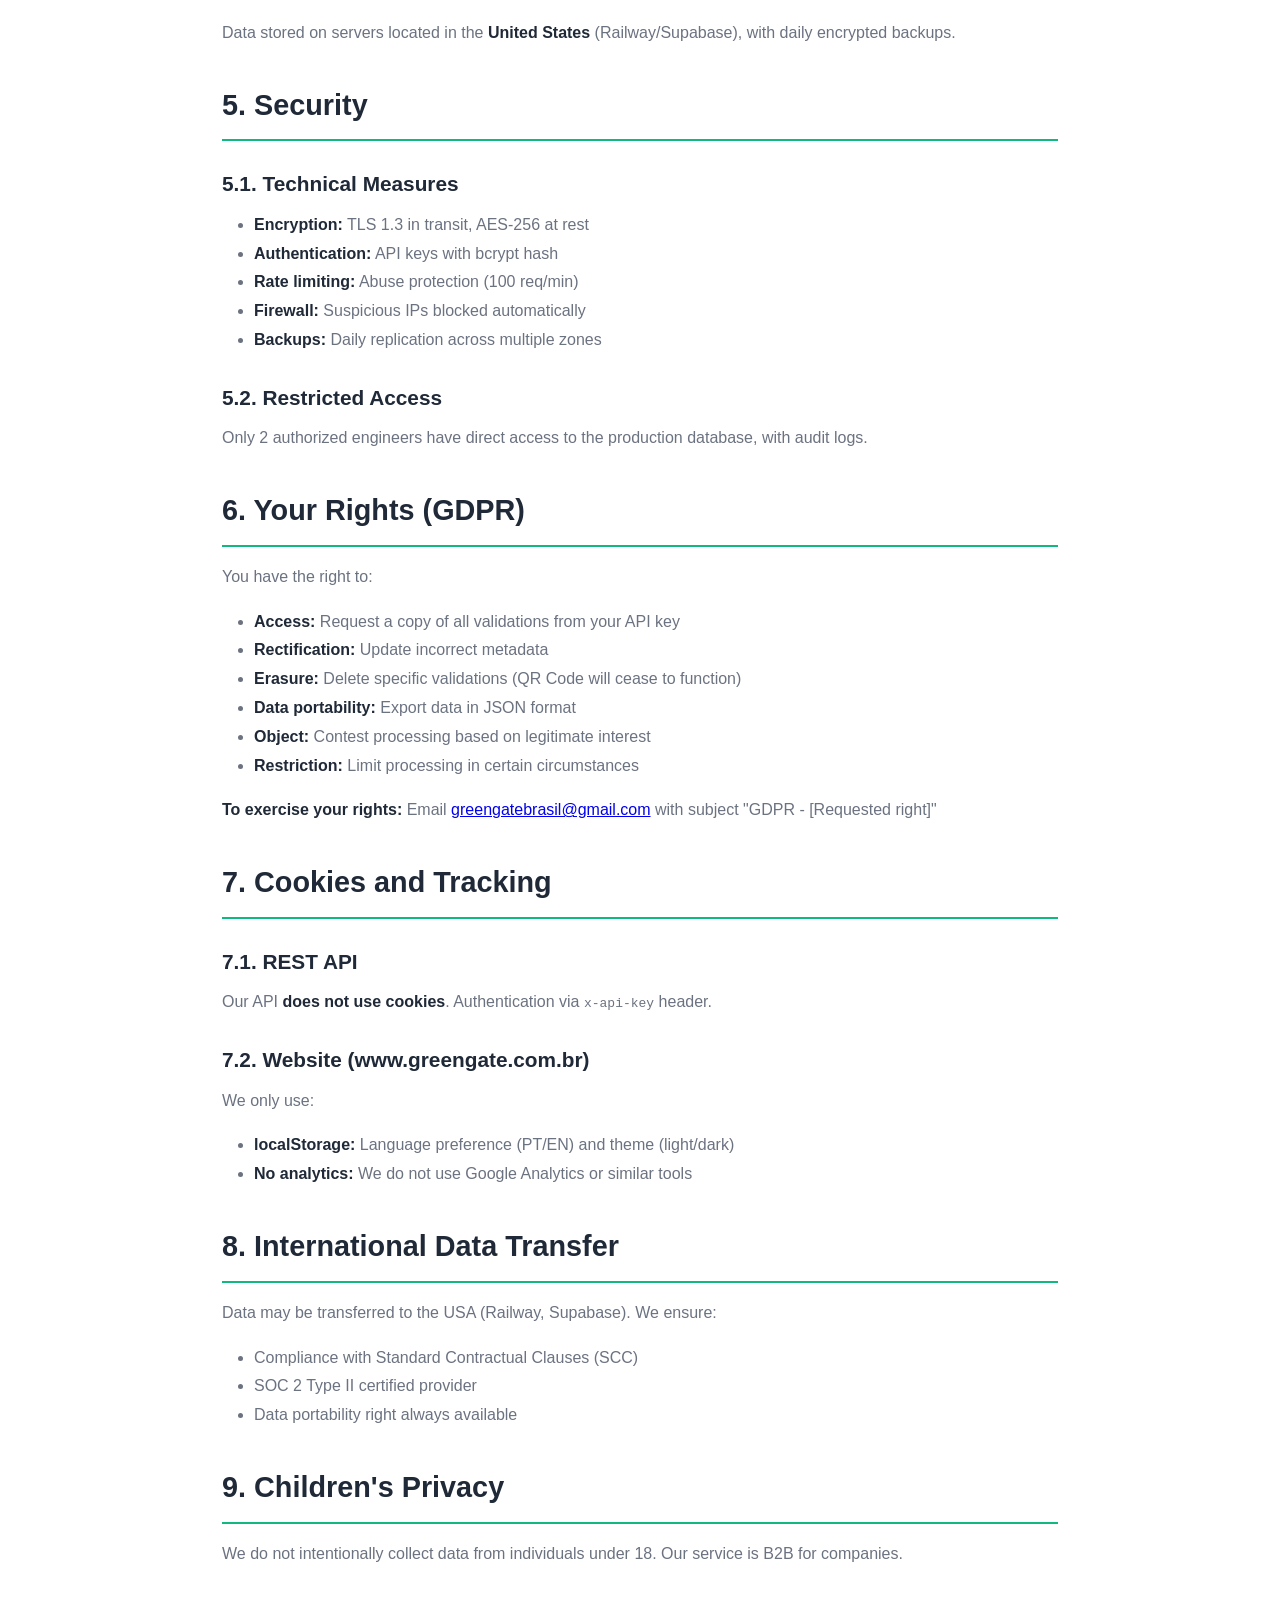
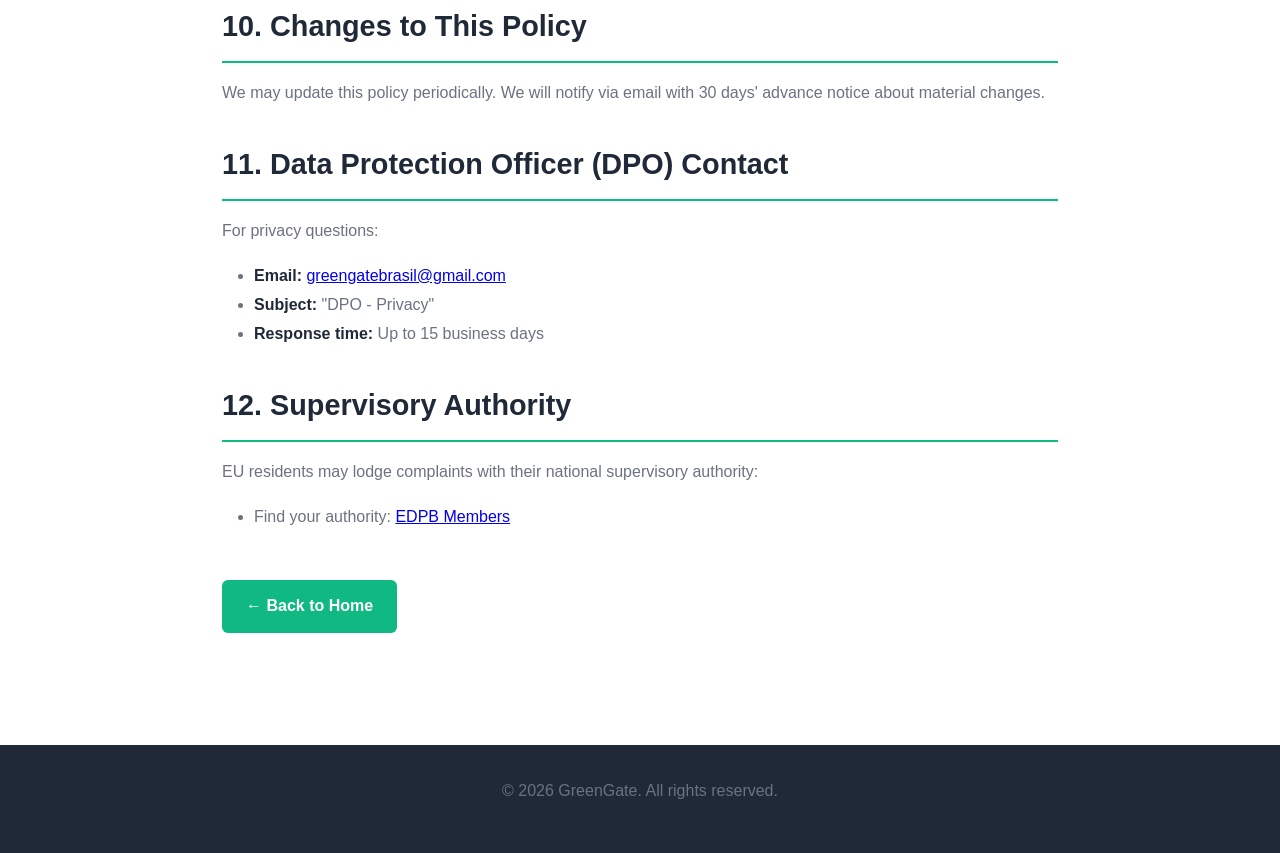
<file: pages/privacy-en.html>
<!DOCTYPE html>
<html lang="en">
<head>
    <meta charset="UTF-8">
    <meta name="viewport" content="width=device-width, initial-scale=1.0">
    <title>Privacy Policy - GreenGate</title>
    <style>
        * {
            margin: 0;
            padding: 0;
            box-sizing: border-box;
        }

        :root {
            --primary: #10B981;
            --primary-dark: #059669;
            --dark: #1F2937;
            --gray: #6B7280;
            --gray-light: #F3F4F6;
            --white: #FFFFFF;
        }

        body {
            font-family: -apple-system, BlinkMacSystemFont, 'Segoe UI', Roboto, 'Helvetica Neue', Arial, sans-serif;
            line-height: 1.8;
            color: var(--dark);
            background: var(--white);
        }

        .header {
            background: linear-gradient(135deg, var(--primary), var(--primary-dark));
            color: white;
            padding: 2rem 0;
            box-shadow: 0 2px 10px rgba(0,0,0,0.1);
        }

        .container {
            max-width: 900px;
            margin: 0 auto;
            padding: 0 2rem;
        }

        .header h1 {
            font-size: 2.5rem;
            margin-bottom: 0.5rem;
        }

        .header p {
            font-size: 1.1rem;
            opacity: 0.9;
        }

        .lang-switcher {
            position: absolute;
            top: 2rem;
            right: 2rem;
        }

        .lang-switcher a {
            color: white;
            text-decoration: none;
            padding: 0.5rem 1rem;
            background: rgba(255,255,255,0.2);
            border-radius: 6px;
            font-weight: 600;
        }

        .content {
            padding: 3rem 0;
        }

        h2 {
            font-size: 1.8rem;
            color: var(--dark);
            margin: 2rem 0 1rem;
            padding-bottom: 0.5rem;
            border-bottom: 2px solid var(--primary);
        }

        h3 {
            font-size: 1.3rem;
            color: var(--dark);
            margin: 1.5rem 0 0.5rem;
        }

        p {
            margin-bottom: 1rem;
            color: var(--gray);
        }

        ul, ol {
            margin-left: 2rem;
            margin-bottom: 1rem;
            color: var(--gray);
        }

        .update-date {
            background: var(--gray-light);
            padding: 1rem;
            border-radius: 6px;
            margin-bottom: 2rem;
            font-weight: 600;
        }

        .btn {
            display: inline-block;
            padding: 0.75rem 1.5rem;
            background: var(--primary);
            color: white;
            text-decoration: none;
            border-radius: 6px;
            font-weight: 600;
            transition: background 0.2s;
            margin-top: 2rem;
        }

        .btn:hover {
            background: var(--primary-dark);
        }

        .footer {
            background: var(--dark);
            color: white;
            padding: 2rem 0;
            text-align: center;
            margin-top: 4rem;
        }

        strong {
            color: var(--dark);
        }
    </style>
</head>
<body>
    <header class="header">
        <div class="container" style="position: relative;">
            <div class="lang-switcher">
                <a href="privacy.html">🇧🇷 Português</a>
            </div>
            <h1>🔒 Privacy Policy</h1>
            <p>How we collect, use and protect your data</p>
        </div>
    </header>

    <div class="content">
        <div class="container">
            <div class="update-date">
                <strong>Last updated:</strong> December 25, 2025
            </div>

            <p><strong>GreenGate</strong> ("we", "our") is committed to protecting the privacy and security of our users' data. This Privacy Policy describes how we collect, use, store, and protect information when you use our geospatial validation API.</p>

            <h2>1. Information We Collect</h2>

            <h3>1.1. Technical Data</h3>
            <p>When you use our API, we collect:</p>
            <ul>
                <li><strong>GeoJSON geometries:</strong> Geographic coordinates of validated areas</li>
                <li><strong>Validation metadata:</strong> Results, scores, overlaps with official layers</li>
                <li><strong>API logs:</strong> Timestamps, API key used, IP address, user-agent</li>
                <li><strong>Generated reports:</strong> PDFs with maps and statistics</li>
            </ul>

            <h3>1.2. Optional Data Provided</h3>
            <p>You may optionally include:</p>
            <ul>
                <li><strong>property_name (property name):</strong> Free text field - <strong>treated as potentially sensitive</strong> and automatically redacted in public verification. Use only anonymous IDs (e.g., "Farm #12345").</li>
                <li><strong>metadata:</strong> CAR code (Rural Environmental Registry) and internal reference IDs.</li>
            </ul>

            <div class="alert warning" style="background: #fef3c7; border-left: 4px solid #f59e0b; padding: 1rem; margin: 1rem 0;">
                <p><strong>⚠️ IMPORTANT - FREE TEXT FIELDS ARE TREATED AS POTENTIALLY SENSITIVE:</strong></p>
                <p>GreenGate does NOT process and does NOT accept sensitive personal data (CPF, CNPJ, owner names, residential addresses, etc.). The <code>property_name</code> field is free text and therefore treated as potentially sensitive - it will be <strong>automatically redacted to [REDACTED]</strong> in public verification.</p>
                <p><strong>Use only:</strong> Anonymous internal IDs (e.g., "Farm #12345", "Property A"). Sending real personal data violates our Privacy Policy and may result in account suspension.</p>
            </div>

            <h3>1.3. Contact Data</h3>
            <p>When requesting API access, we collect:</p>
            <ul>
                <li>Name and corporate email</li>
                <li>Company name</li>
                <li>Phone (optional)</li>
            </ul>

            <h2>2. How We Use Information</h2>

            <h3>2.1. Purposes</h3>
            <ul>
                <li><strong>Process validations:</strong> Execute geospatial analyses and generate reports</li>
                <li><strong>Audit and traceability:</strong> Ensure public verification via QR Code</li>
                <li><strong>Technical support:</strong> Diagnose errors and improve performance</li>
                <li><strong>Security:</strong> Detect and prevent API misuse</li>
                <li><strong>Billing:</strong> Calculate monthly usage per API key</li>
                <li><strong>Compliance:</strong> Meet legal and regulatory obligations</li>
            </ul>

            <h3>2.2. Legal Basis (GDPR)</h3>
            <p>We process your data based on:</p>
            <ul>
                <li><strong>Contract performance:</strong> Provision of validation service (Art. 6(1)(b) GDPR)</li>
                <li><strong>Legitimate interest:</strong> Security, audit, and service improvement (Art. 6(1)(f) GDPR)</li>
                <li><strong>Legal obligation:</strong> Retention for tax purposes (Art. 6(1)(c) GDPR)</li>
            </ul>

            <h2>3. Data Sharing</h2>

            <h3>3.1. We Do Not Sell Your Data</h3>
            <p>GreenGate <strong>never sells</strong> customer data to third parties.</p>

            <h3>3.2. Limited Sharing</h3>
            <p>We may share data only with:</p>
            <ul>
                <li><strong>Infrastructure providers:</strong> Railway (hosting), Supabase (database) - subject to DPA (Data Processing Agreement)</li>
                <li><strong>Authorities:</strong> When legally required (court order, regulatory agencies, etc.)</li>
            </ul>

            <h3>3.3. Public Verification (Two-Level System)</h3>
            <p>To protect commercial confidentiality and privacy, we implement two-level verification:</p>

            <h4 style="font-size: 1.1rem; margin-top: 1rem;">Level 1: Public Verification (no authentication)</h4>
            <p>Reports verified via QR Code expose only minimal information:</p>
            <ul>
                <li><strong>Property name:</strong> ALWAYS redacted as <code>[REDACTED]</code> - treated as potentially sensitive</li>
                <li>Risk score (0-100)</li>
                <li>Validation date</li>
                <li>Verification status (valid/invalid)</li>
            </ul>

            <h4 style="font-size: 1.1rem; margin-top: 1rem;">Level 2: Full Verification (requires API key)</h4>
            <p>Complete details available only with API key authentication from the client:</p>
            <ul>
                <li>Property name (if provided)</li>
                <li>PDF download link (digitally signed, expires in 7 days)</li>
                <li>Complete metadata (CAR, internal IDs)</li>
            </ul>

            <p><strong>Important:</strong> Report codes use cryptographically secure high-entropy format (GG-{16+ random chars}) to prevent enumeration attacks. Public endpoint has aggressive rate limiting.</p>

            <h2>4. Storage and Retention</h2>

            <h3>4.1. Retention Period</h3>
            <ul>
                <li><strong>Active validations:</strong> Maintained while QR Code needs to remain valid for public audit and traceability. You may request deletion at any time, understanding that the PDF report and QR Code will cease to function.</li>
                <li><strong>API logs:</strong> 12 months</li>
                <li><strong>Billing data:</strong> 7 years (tax obligation)</li>
            </ul>

            <h3>4.2. Data Location</h3>
            <p>Data stored on servers located in the <strong>United States</strong> (Railway/Supabase), with daily encrypted backups.</p>

            <h2>5. Security</h2>

            <h3>5.1. Technical Measures</h3>
            <ul>
                <li><strong>Encryption:</strong> TLS 1.3 in transit, AES-256 at rest</li>
                <li><strong>Authentication:</strong> API keys with bcrypt hash</li>
                <li><strong>Rate limiting:</strong> Abuse protection (100 req/min)</li>
                <li><strong>Firewall:</strong> Suspicious IPs blocked automatically</li>
                <li><strong>Backups:</strong> Daily replication across multiple zones</li>
            </ul>

            <h3>5.2. Restricted Access</h3>
            <p>Only 2 authorized engineers have direct access to the production database, with audit logs.</p>

            <h2>6. Your Rights (GDPR)</h2>

            <p>You have the right to:</p>
            <ul>
                <li><strong>Access:</strong> Request a copy of all validations from your API key</li>
                <li><strong>Rectification:</strong> Update incorrect metadata</li>
                <li><strong>Erasure:</strong> Delete specific validations (QR Code will cease to function)</li>
                <li><strong>Data portability:</strong> Export data in JSON format</li>
                <li><strong>Object:</strong> Contest processing based on legitimate interest</li>
                <li><strong>Restriction:</strong> Limit processing in certain circumstances</li>
            </ul>

            <p><strong>To exercise your rights:</strong> Email <a href="mailto:greengatebrasil@gmail.com">greengatebrasil@gmail.com</a> with subject "GDPR - [Requested right]"</p>

            <h2>7. Cookies and Tracking</h2>

            <h3>7.1. REST API</h3>
            <p>Our API <strong>does not use cookies</strong>. Authentication via <code>x-api-key</code> header.</p>

            <h3>7.2. Website (www.greengate.com.br)</h3>
            <p>We only use:</p>
            <ul>
                <li><strong>localStorage:</strong> Language preference (PT/EN) and theme (light/dark)</li>
                <li><strong>No analytics:</strong> We do not use Google Analytics or similar tools</li>
            </ul>

            <h2>8. International Data Transfer</h2>

            <p>Data may be transferred to the USA (Railway, Supabase). We ensure:</p>
            <ul>
                <li>Compliance with Standard Contractual Clauses (SCC)</li>
                <li>SOC 2 Type II certified provider</li>
                <li>Data portability right always available</li>
            </ul>

            <h2>9. Children's Privacy</h2>

            <p>We do not intentionally collect data from individuals under 18. Our service is B2B for companies.</p>

            <h2>10. Changes to This Policy</h2>

            <p>We may update this policy periodically. We will notify via email with 30 days' advance notice about material changes.</p>

            <h2>11. Data Protection Officer (DPO) Contact</h2>

            <p>For privacy questions:</p>
            <ul>
                <li><strong>Email:</strong> <a href="mailto:greengatebrasil@gmail.com">greengatebrasil@gmail.com</a></li>
                <li><strong>Subject:</strong> "DPO - Privacy"</li>
                <li><strong>Response time:</strong> Up to 15 business days</li>
            </ul>

            <h2>12. Supervisory Authority</h2>

            <p>EU residents may lodge complaints with their national supervisory authority:</p>
            <ul>
                <li>Find your authority: <a href="https://edpb.europa.eu/about-edpb/about-edpb/members_en" target="_blank">EDPB Members</a></li>
            </ul>

            <a href="../index.html" class="btn">← Back to Home</a>
        </div>
    </div>

    <footer class="footer">
        <div class="container">
            <p>&copy; 2026 GreenGate. All rights reserved.</p>
        </div>
    </footer>
</body>
</html>
</file>
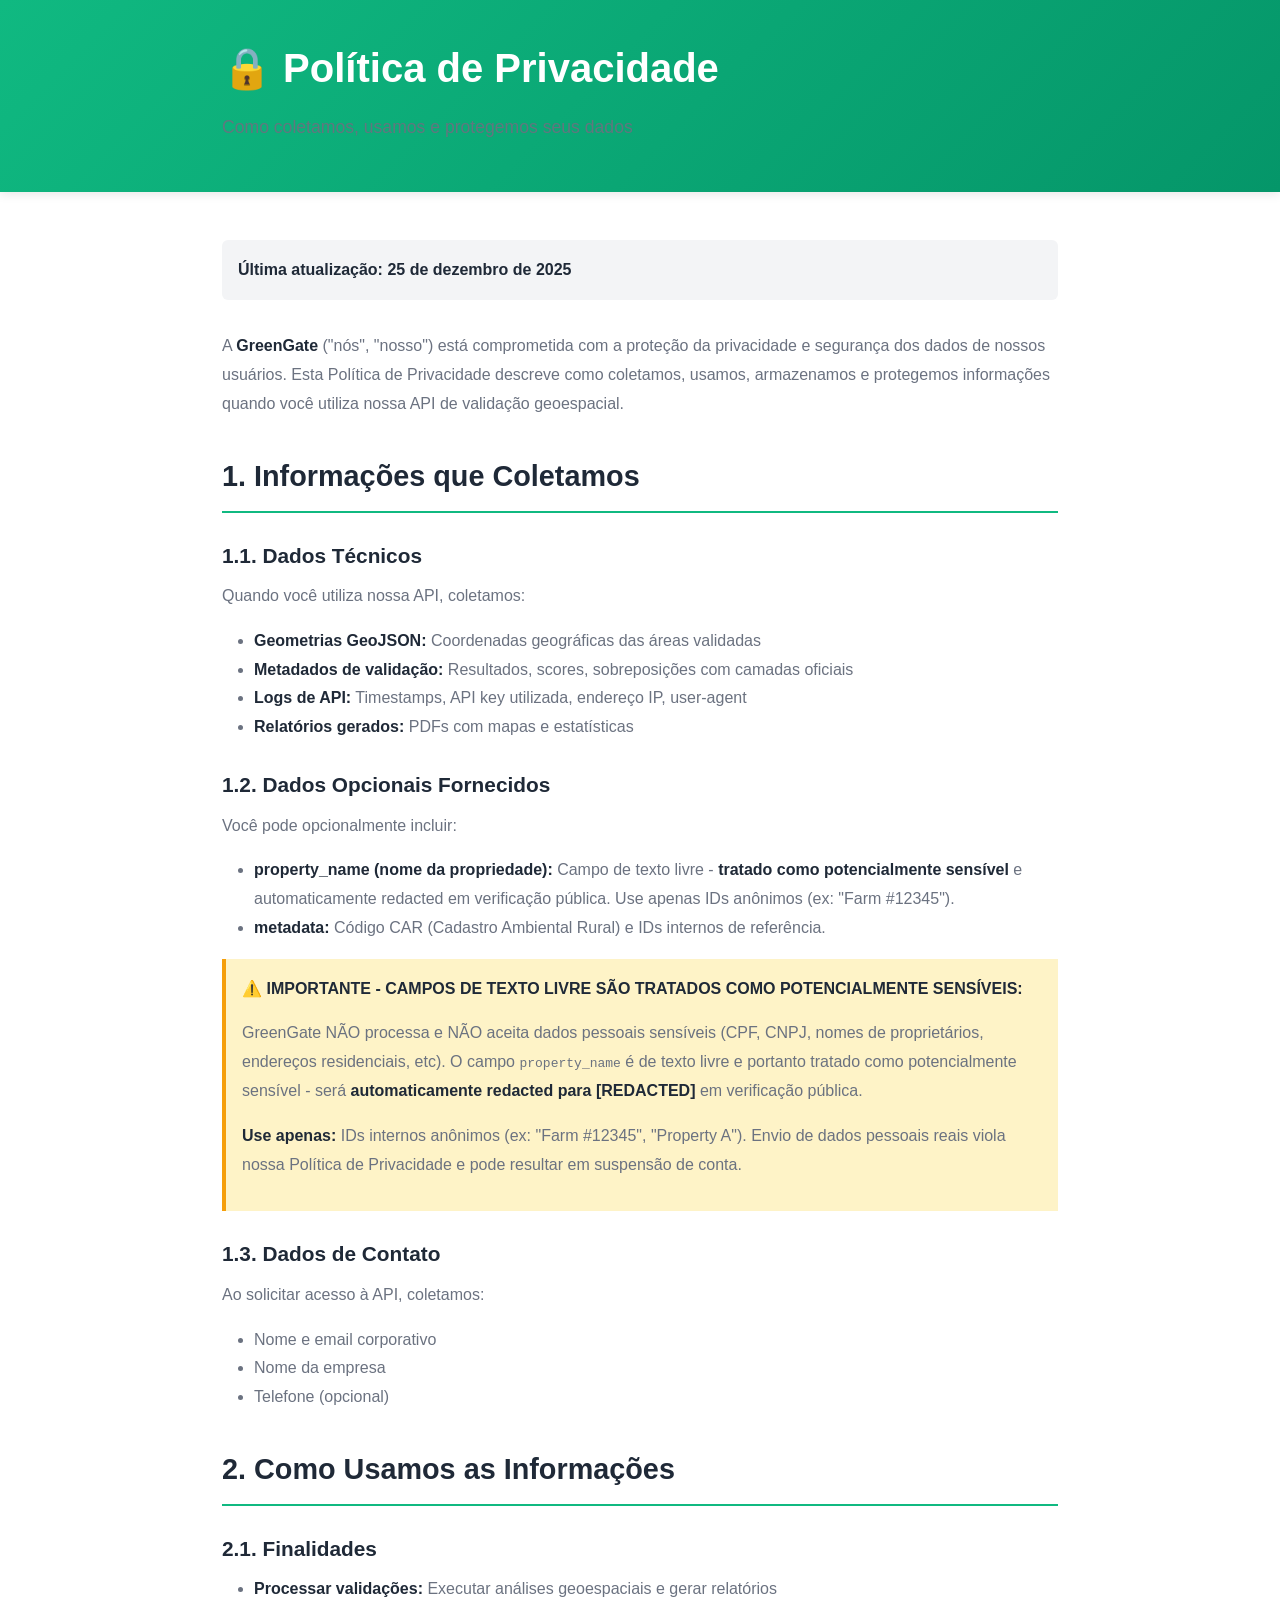
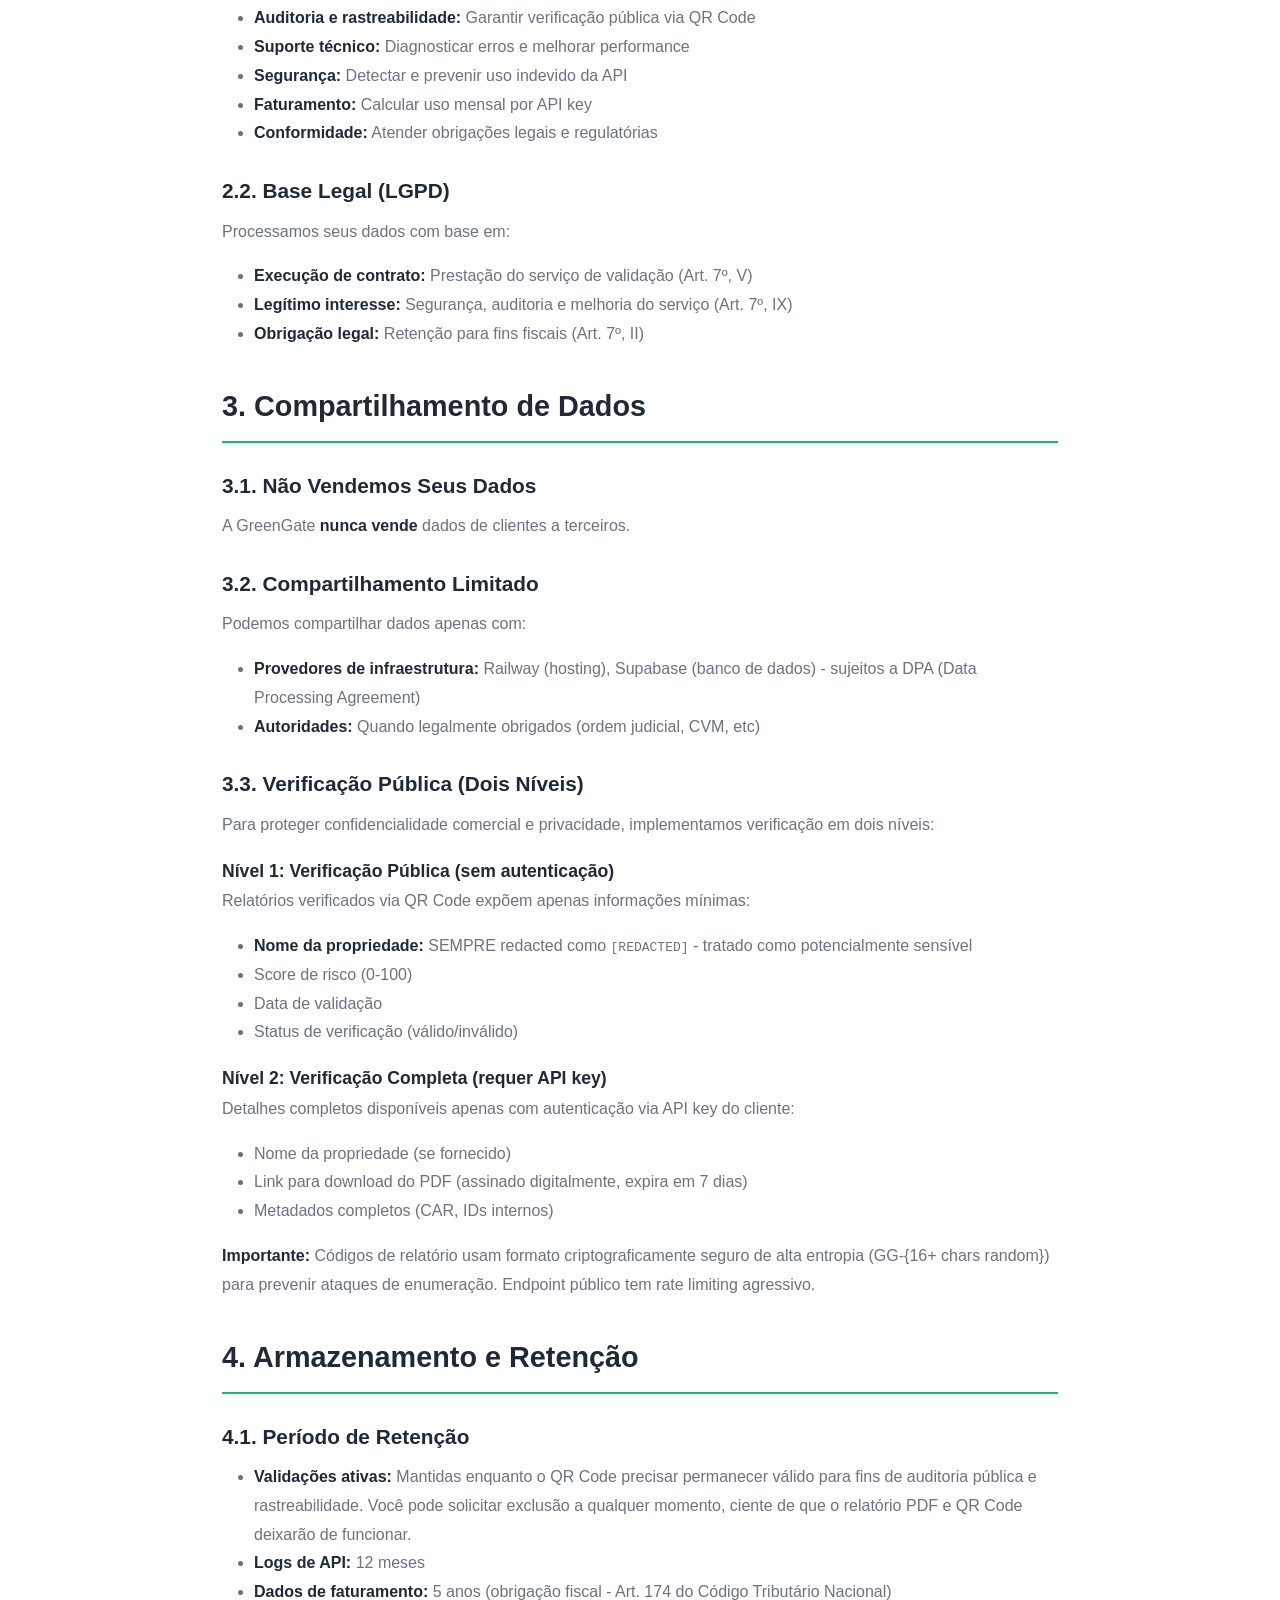
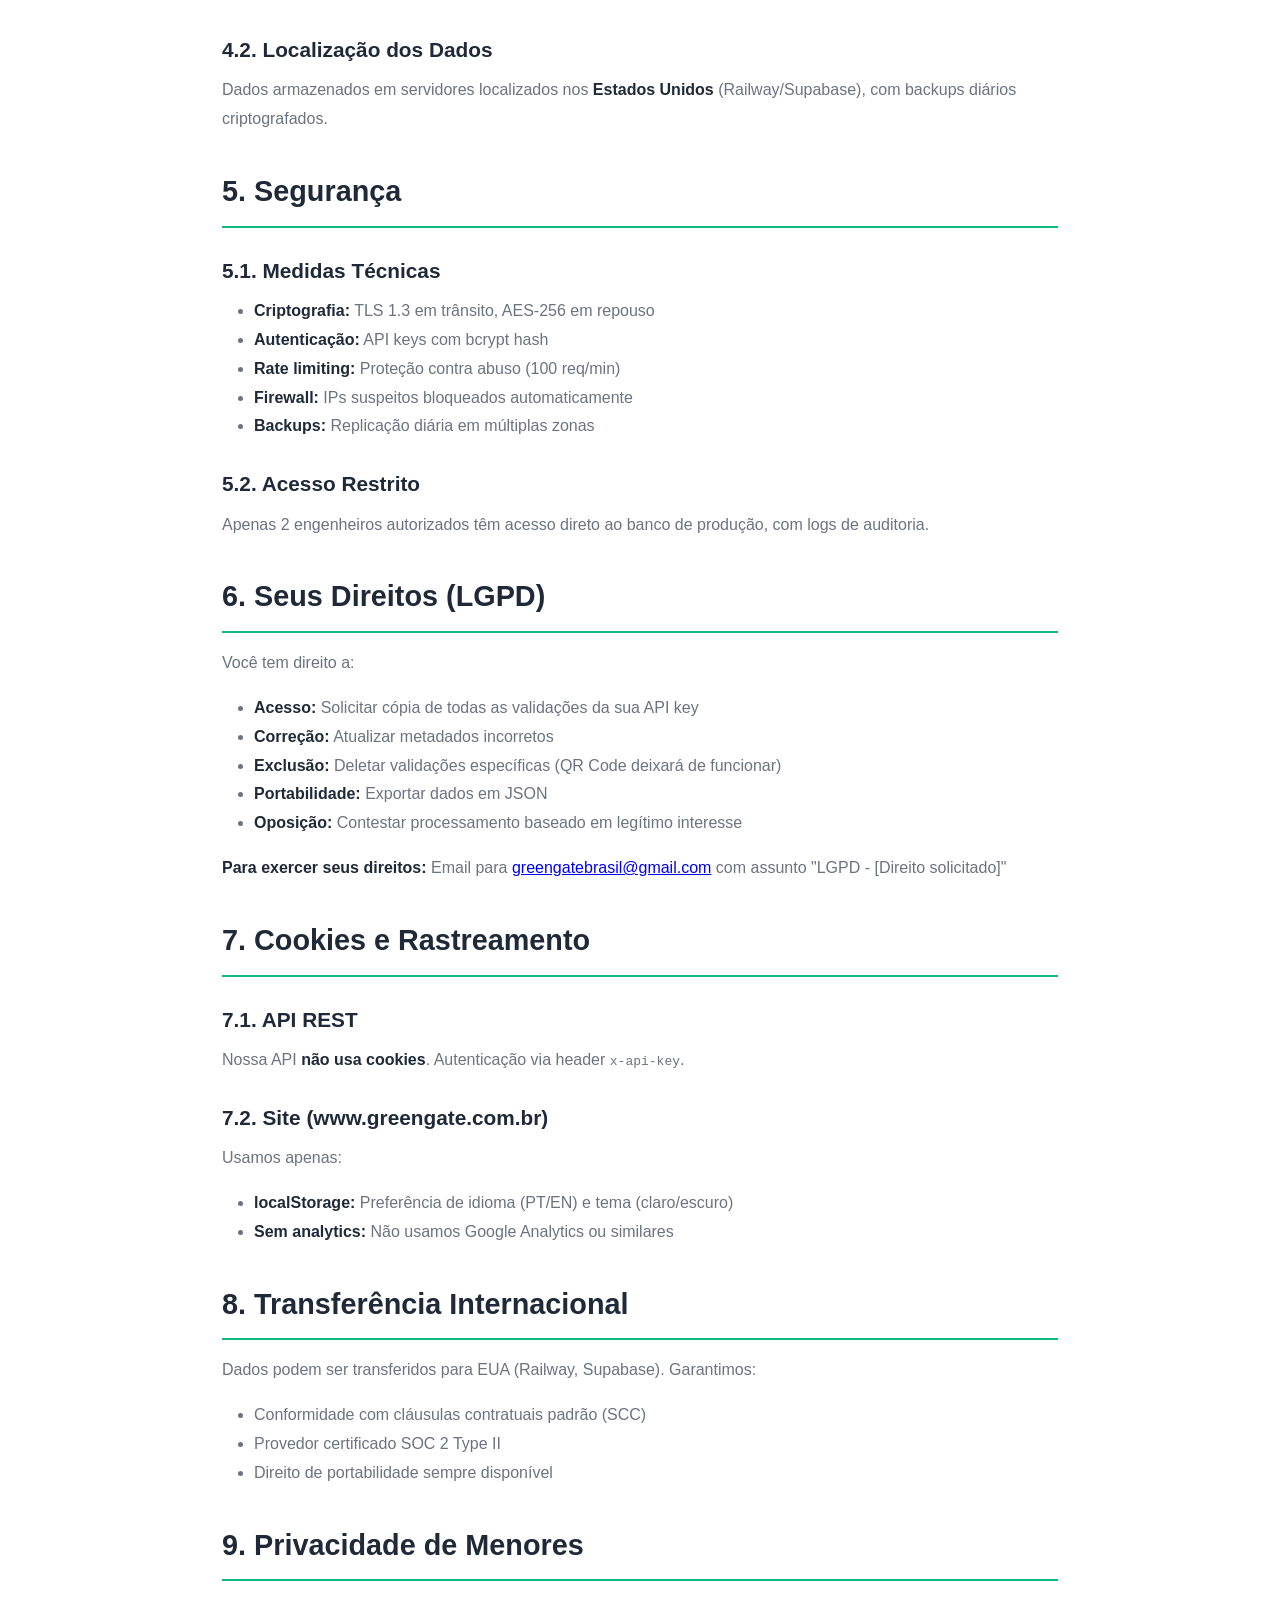
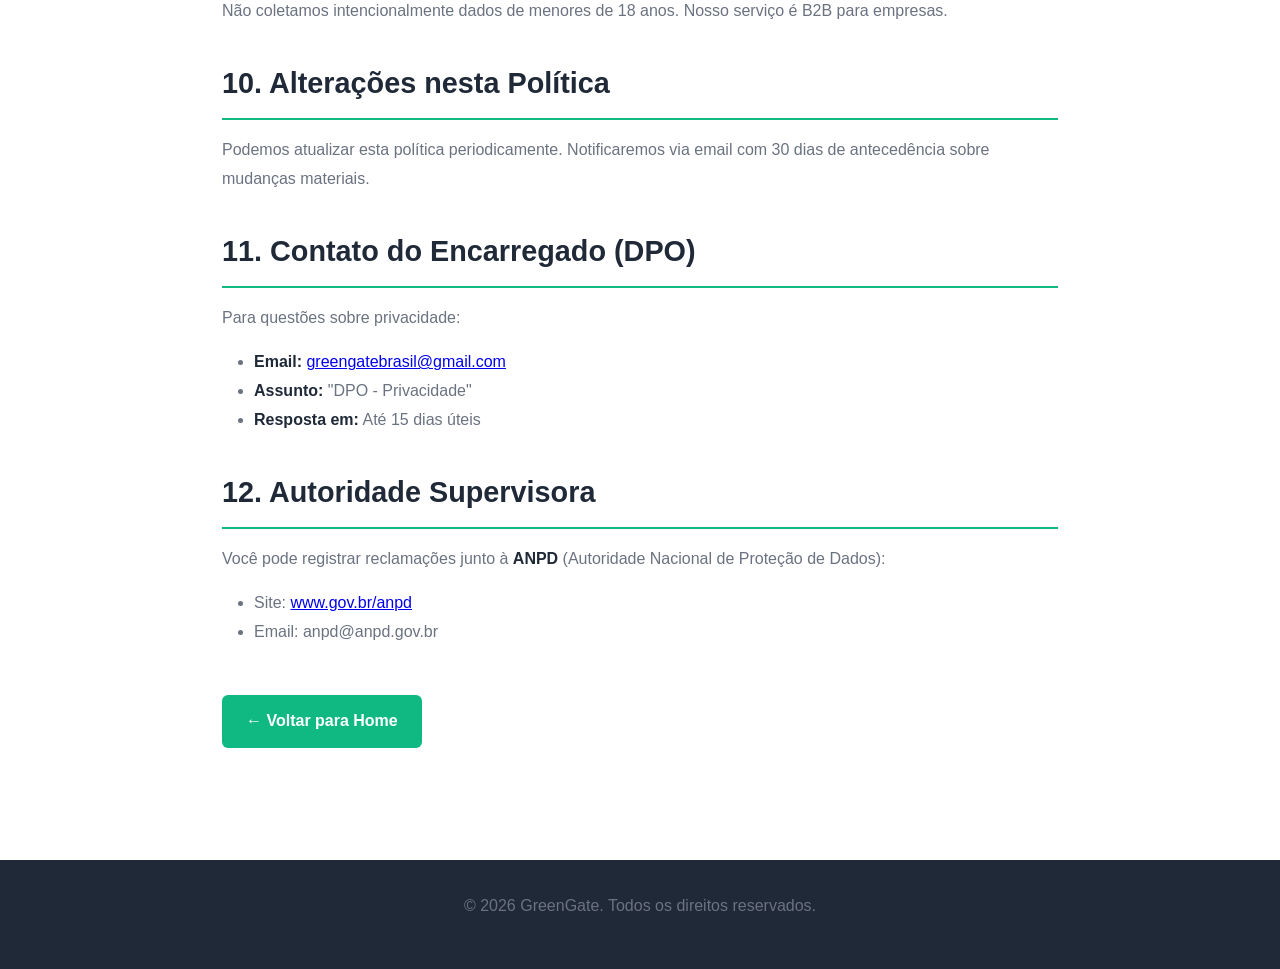
<file: pages/privacy.html>
<!DOCTYPE html>
<html lang="pt-BR">
<head>
    <meta charset="UTF-8">
    <meta name="viewport" content="width=device-width, initial-scale=1.0">
    <title>Política de Privacidade - GreenGate</title>
    <style>
        * {
            margin: 0;
            padding: 0;
            box-sizing: border-box;
        }

        :root {
            --primary: #10B981;
            --primary-dark: #059669;
            --dark: #1F2937;
            --gray: #6B7280;
            --gray-light: #F3F4F6;
            --white: #FFFFFF;
        }

        body {
            font-family: -apple-system, BlinkMacSystemFont, 'Segoe UI', Roboto, 'Helvetica Neue', Arial, sans-serif;
            line-height: 1.8;
            color: var(--dark);
            background: var(--white);
        }

        .header {
            background: linear-gradient(135deg, var(--primary), var(--primary-dark));
            color: white;
            padding: 2rem 0;
            box-shadow: 0 2px 10px rgba(0,0,0,0.1);
        }

        .container {
            max-width: 900px;
            margin: 0 auto;
            padding: 0 2rem;
        }

        .header h1 {
            font-size: 2.5rem;
            margin-bottom: 0.5rem;
        }

        .header p {
            font-size: 1.1rem;
            opacity: 0.9;
        }

        .content {
            padding: 3rem 0;
        }

        h2 {
            font-size: 1.8rem;
            color: var(--dark);
            margin: 2rem 0 1rem;
            padding-bottom: 0.5rem;
            border-bottom: 2px solid var(--primary);
        }

        h3 {
            font-size: 1.3rem;
            color: var(--dark);
            margin: 1.5rem 0 0.5rem;
        }

        p {
            margin-bottom: 1rem;
            color: var(--gray);
        }

        ul, ol {
            margin-left: 2rem;
            margin-bottom: 1rem;
            color: var(--gray);
        }

        .update-date {
            background: var(--gray-light);
            padding: 1rem;
            border-radius: 6px;
            margin-bottom: 2rem;
            font-weight: 600;
        }

        .btn {
            display: inline-block;
            padding: 0.75rem 1.5rem;
            background: var(--primary);
            color: white;
            text-decoration: none;
            border-radius: 6px;
            font-weight: 600;
            transition: background 0.2s;
            margin-top: 2rem;
        }

        .btn:hover {
            background: var(--primary-dark);
        }

        .footer {
            background: var(--dark);
            color: white;
            padding: 2rem 0;
            text-align: center;
            margin-top: 4rem;
        }

        strong {
            color: var(--dark);
        }
    </style>
</head>
<body>
    <header class="header">
        <div class="container">
            <h1>🔒 Política de Privacidade</h1>
            <p>Como coletamos, usamos e protegemos seus dados</p>
        </div>
    </header>

    <div class="content">
        <div class="container">
            <div class="update-date">
                <strong>Última atualização:</strong> 25 de dezembro de 2025
            </div>

            <p>A <strong>GreenGate</strong> ("nós", "nosso") está comprometida com a proteção da privacidade e segurança dos dados de nossos usuários. Esta Política de Privacidade descreve como coletamos, usamos, armazenamos e protegemos informações quando você utiliza nossa API de validação geoespacial.</p>

            <h2>1. Informações que Coletamos</h2>

            <h3>1.1. Dados Técnicos</h3>
            <p>Quando você utiliza nossa API, coletamos:</p>
            <ul>
                <li><strong>Geometrias GeoJSON:</strong> Coordenadas geográficas das áreas validadas</li>
                <li><strong>Metadados de validação:</strong> Resultados, scores, sobreposições com camadas oficiais</li>
                <li><strong>Logs de API:</strong> Timestamps, API key utilizada, endereço IP, user-agent</li>
                <li><strong>Relatórios gerados:</strong> PDFs com mapas e estatísticas</li>
            </ul>

            <h3>1.2. Dados Opcionais Fornecidos</h3>
            <p>Você pode opcionalmente incluir:</p>
            <ul>
                <li><strong>property_name (nome da propriedade):</strong> Campo de texto livre - <strong>tratado como potencialmente sensível</strong> e automaticamente redacted em verificação pública. Use apenas IDs anônimos (ex: "Farm #12345").</li>
                <li><strong>metadata:</strong> Código CAR (Cadastro Ambiental Rural) e IDs internos de referência.</li>
            </ul>

            <div class="alert warning" style="background: #fef3c7; border-left: 4px solid #f59e0b; padding: 1rem; margin: 1rem 0;">
                <p><strong>⚠️ IMPORTANTE - CAMPOS DE TEXTO LIVRE SÃO TRATADOS COMO POTENCIALMENTE SENSÍVEIS:</strong></p>
                <p>GreenGate NÃO processa e NÃO aceita dados pessoais sensíveis (CPF, CNPJ, nomes de proprietários, endereços residenciais, etc). O campo <code>property_name</code> é de texto livre e portanto tratado como potencialmente sensível - será <strong>automaticamente redacted para [REDACTED]</strong> em verificação pública.</p>
                <p><strong>Use apenas:</strong> IDs internos anônimos (ex: "Farm #12345", "Property A"). Envio de dados pessoais reais viola nossa Política de Privacidade e pode resultar em suspensão de conta.</p>
            </div>

            <h3>1.3. Dados de Contato</h3>
            <p>Ao solicitar acesso à API, coletamos:</p>
            <ul>
                <li>Nome e email corporativo</li>
                <li>Nome da empresa</li>
                <li>Telefone (opcional)</li>
            </ul>

            <h2>2. Como Usamos as Informações</h2>

            <h3>2.1. Finalidades</h3>
            <ul>
                <li><strong>Processar validações:</strong> Executar análises geoespaciais e gerar relatórios</li>
                <li><strong>Auditoria e rastreabilidade:</strong> Garantir verificação pública via QR Code</li>
                <li><strong>Suporte técnico:</strong> Diagnosticar erros e melhorar performance</li>
                <li><strong>Segurança:</strong> Detectar e prevenir uso indevido da API</li>
                <li><strong>Faturamento:</strong> Calcular uso mensal por API key</li>
                <li><strong>Conformidade:</strong> Atender obrigações legais e regulatórias</li>
            </ul>

            <h3>2.2. Base Legal (LGPD)</h3>
            <p>Processamos seus dados com base em:</p>
            <ul>
                <li><strong>Execução de contrato:</strong> Prestação do serviço de validação (Art. 7º, V)</li>
                <li><strong>Legítimo interesse:</strong> Segurança, auditoria e melhoria do serviço (Art. 7º, IX)</li>
                <li><strong>Obrigação legal:</strong> Retenção para fins fiscais (Art. 7º, II)</li>
            </ul>

            <h2>3. Compartilhamento de Dados</h2>

            <h3>3.1. Não Vendemos Seus Dados</h3>
            <p>A GreenGate <strong>nunca vende</strong> dados de clientes a terceiros.</p>

            <h3>3.2. Compartilhamento Limitado</h3>
            <p>Podemos compartilhar dados apenas com:</p>
            <ul>
                <li><strong>Provedores de infraestrutura:</strong> Railway (hosting), Supabase (banco de dados) - sujeitos a DPA (Data Processing Agreement)</li>
                <li><strong>Autoridades:</strong> Quando legalmente obrigados (ordem judicial, CVM, etc)</li>
            </ul>

            <h3>3.3. Verificação Pública (Dois Níveis)</h3>
            <p>Para proteger confidencialidade comercial e privacidade, implementamos verificação em dois níveis:</p>

            <h4 style="font-size: 1.1rem; margin-top: 1rem;">Nível 1: Verificação Pública (sem autenticação)</h4>
            <p>Relatórios verificados via QR Code expõem apenas informações mínimas:</p>
            <ul>
                <li><strong>Nome da propriedade:</strong> SEMPRE redacted como <code>[REDACTED]</code> - tratado como potencialmente sensível</li>
                <li>Score de risco (0-100)</li>
                <li>Data de validação</li>
                <li>Status de verificação (válido/inválido)</li>
            </ul>

            <h4 style="font-size: 1.1rem; margin-top: 1rem;">Nível 2: Verificação Completa (requer API key)</h4>
            <p>Detalhes completos disponíveis apenas com autenticação via API key do cliente:</p>
            <ul>
                <li>Nome da propriedade (se fornecido)</li>
                <li>Link para download do PDF (assinado digitalmente, expira em 7 dias)</li>
                <li>Metadados completos (CAR, IDs internos)</li>
            </ul>

            <p><strong>Importante:</strong> Códigos de relatório usam formato criptograficamente seguro de alta entropia (GG-{16+ chars random}) para prevenir ataques de enumeração. Endpoint público tem rate limiting agressivo.</p>

            <h2>4. Armazenamento e Retenção</h2>

            <h3>4.1. Período de Retenção</h3>
            <ul>
                <li><strong>Validações ativas:</strong> Mantidas enquanto o QR Code precisar permanecer válido para fins de auditoria pública e rastreabilidade. Você pode solicitar exclusão a qualquer momento, ciente de que o relatório PDF e QR Code deixarão de funcionar.</li>
                <li><strong>Logs de API:</strong> 12 meses</li>
                <li><strong>Dados de faturamento:</strong> 5 anos (obrigação fiscal - Art. 174 do Código Tributário Nacional)</li>
            </ul>

            <h3>4.2. Localização dos Dados</h3>
            <p>Dados armazenados em servidores localizados nos <strong>Estados Unidos</strong> (Railway/Supabase), com backups diários criptografados.</p>

            <h2>5. Segurança</h2>

            <h3>5.1. Medidas Técnicas</h3>
            <ul>
                <li><strong>Criptografia:</strong> TLS 1.3 em trânsito, AES-256 em repouso</li>
                <li><strong>Autenticação:</strong> API keys com bcrypt hash</li>
                <li><strong>Rate limiting:</strong> Proteção contra abuso (100 req/min)</li>
                <li><strong>Firewall:</strong> IPs suspeitos bloqueados automaticamente</li>
                <li><strong>Backups:</strong> Replicação diária em múltiplas zonas</li>
            </ul>

            <h3>5.2. Acesso Restrito</h3>
            <p>Apenas 2 engenheiros autorizados têm acesso direto ao banco de produção, com logs de auditoria.</p>

            <h2>6. Seus Direitos (LGPD)</h2>

            <p>Você tem direito a:</p>
            <ul>
                <li><strong>Acesso:</strong> Solicitar cópia de todas as validações da sua API key</li>
                <li><strong>Correção:</strong> Atualizar metadados incorretos</li>
                <li><strong>Exclusão:</strong> Deletar validações específicas (QR Code deixará de funcionar)</li>
                <li><strong>Portabilidade:</strong> Exportar dados em JSON</li>
                <li><strong>Oposição:</strong> Contestar processamento baseado em legítimo interesse</li>
            </ul>

            <p><strong>Para exercer seus direitos:</strong> Email para <a href="mailto:greengatebrasil@gmail.com">greengatebrasil@gmail.com</a> com assunto "LGPD - [Direito solicitado]"</p>

            <h2>7. Cookies e Rastreamento</h2>

            <h3>7.1. API REST</h3>
            <p>Nossa API <strong>não usa cookies</strong>. Autenticação via header <code>x-api-key</code>.</p>

            <h3>7.2. Site (www.greengate.com.br)</h3>
            <p>Usamos apenas:</p>
            <ul>
                <li><strong>localStorage:</strong> Preferência de idioma (PT/EN) e tema (claro/escuro)</li>
                <li><strong>Sem analytics:</strong> Não usamos Google Analytics ou similares</li>
            </ul>

            <h2>8. Transferência Internacional</h2>

            <p>Dados podem ser transferidos para EUA (Railway, Supabase). Garantimos:</p>
            <ul>
                <li>Conformidade com cláusulas contratuais padrão (SCC)</li>
                <li>Provedor certificado SOC 2 Type II</li>
                <li>Direito de portabilidade sempre disponível</li>
            </ul>

            <h2>9. Privacidade de Menores</h2>

            <p>Não coletamos intencionalmente dados de menores de 18 anos. Nosso serviço é B2B para empresas.</p>

            <h2>10. Alterações nesta Política</h2>

            <p>Podemos atualizar esta política periodicamente. Notificaremos via email com 30 dias de antecedência sobre mudanças materiais.</p>

            <h2>11. Contato do Encarregado (DPO)</h2>

            <p>Para questões sobre privacidade:</p>
            <ul>
                <li><strong>Email:</strong> <a href="mailto:greengatebrasil@gmail.com">greengatebrasil@gmail.com</a></li>
                <li><strong>Assunto:</strong> "DPO - Privacidade"</li>
                <li><strong>Resposta em:</strong> Até 15 dias úteis</li>
            </ul>

            <h2>12. Autoridade Supervisora</h2>

            <p>Você pode registrar reclamações junto à <strong>ANPD</strong> (Autoridade Nacional de Proteção de Dados):</p>
            <ul>
                <li>Site: <a href="https://www.gov.br/anpd" target="_blank">www.gov.br/anpd</a></li>
                <li>Email: anpd@anpd.gov.br</li>
            </ul>

            <a href="../index.html" class="btn">← Voltar para Home</a>
        </div>
    </div>

    <footer class="footer">
        <div class="container">
            <p>&copy; 2026 GreenGate. Todos os direitos reservados.</p>
        </div>
    </footer>
</body>
</html>
</file>
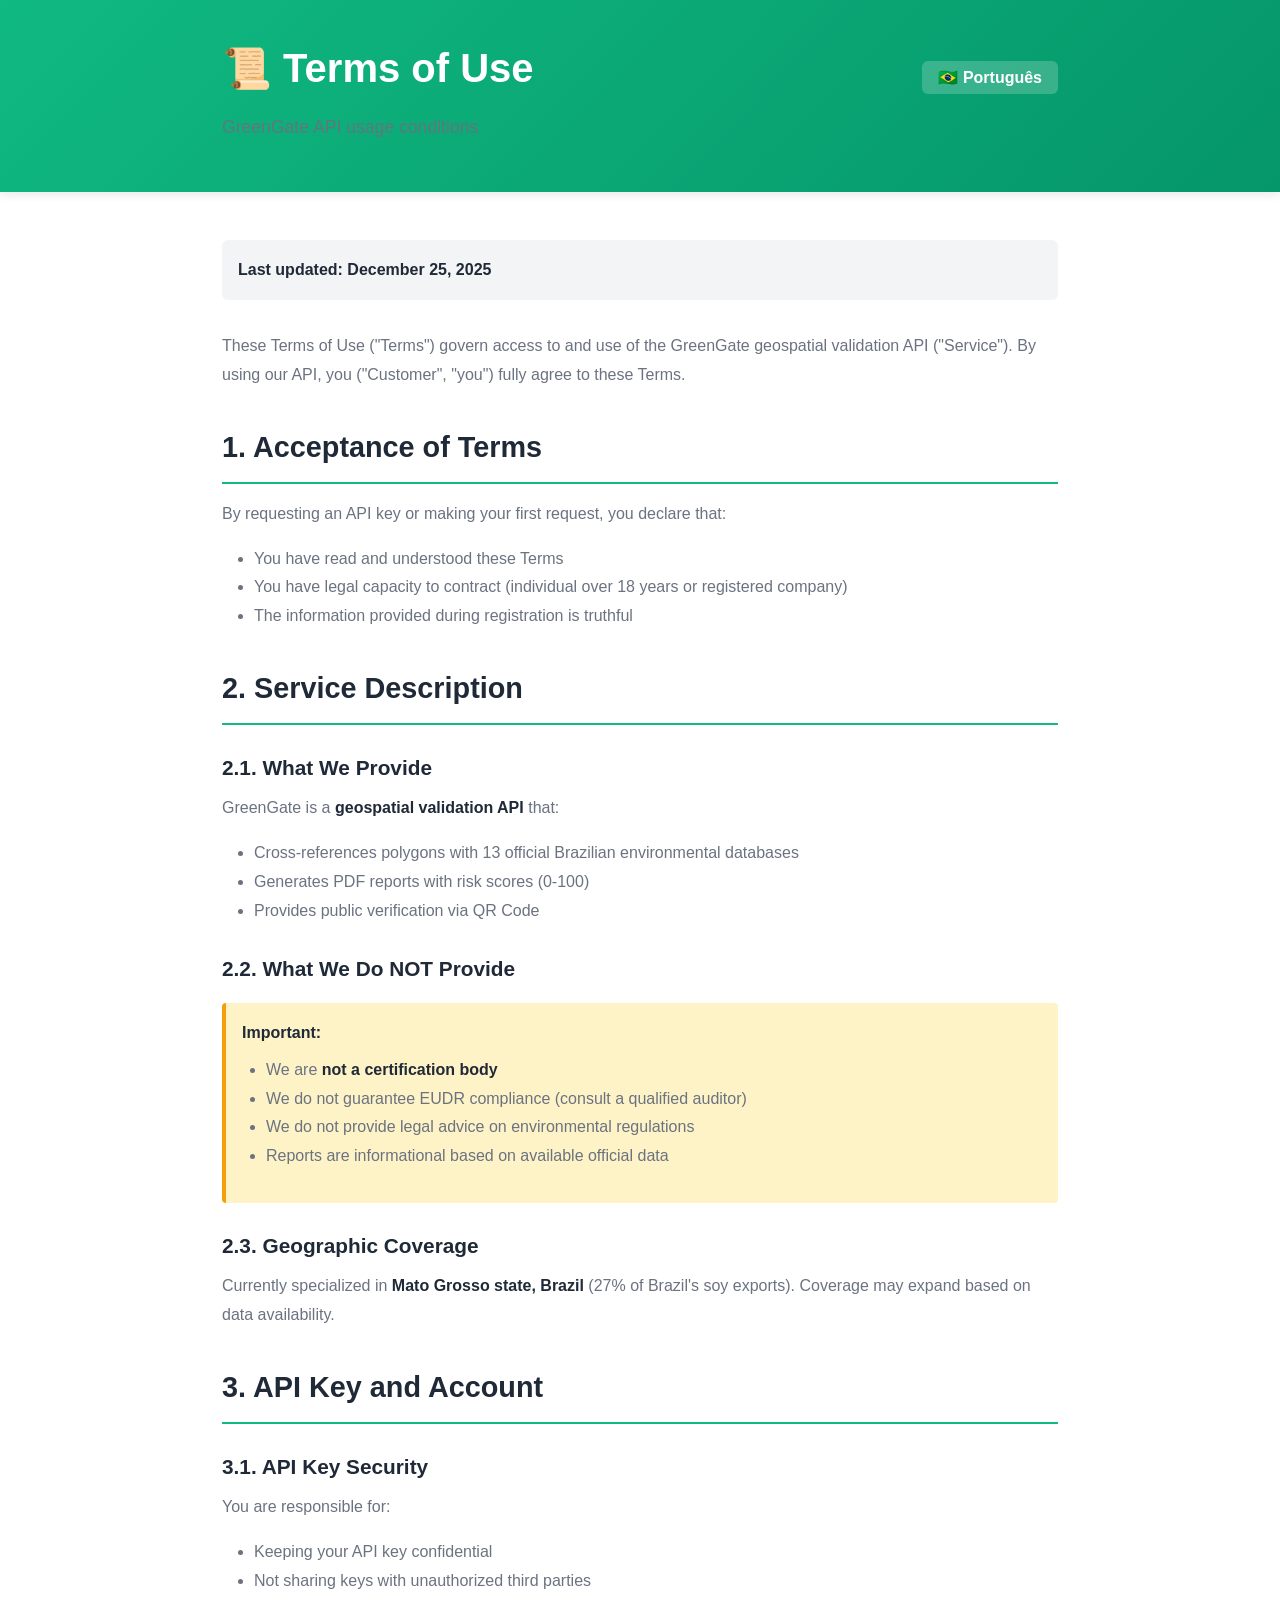
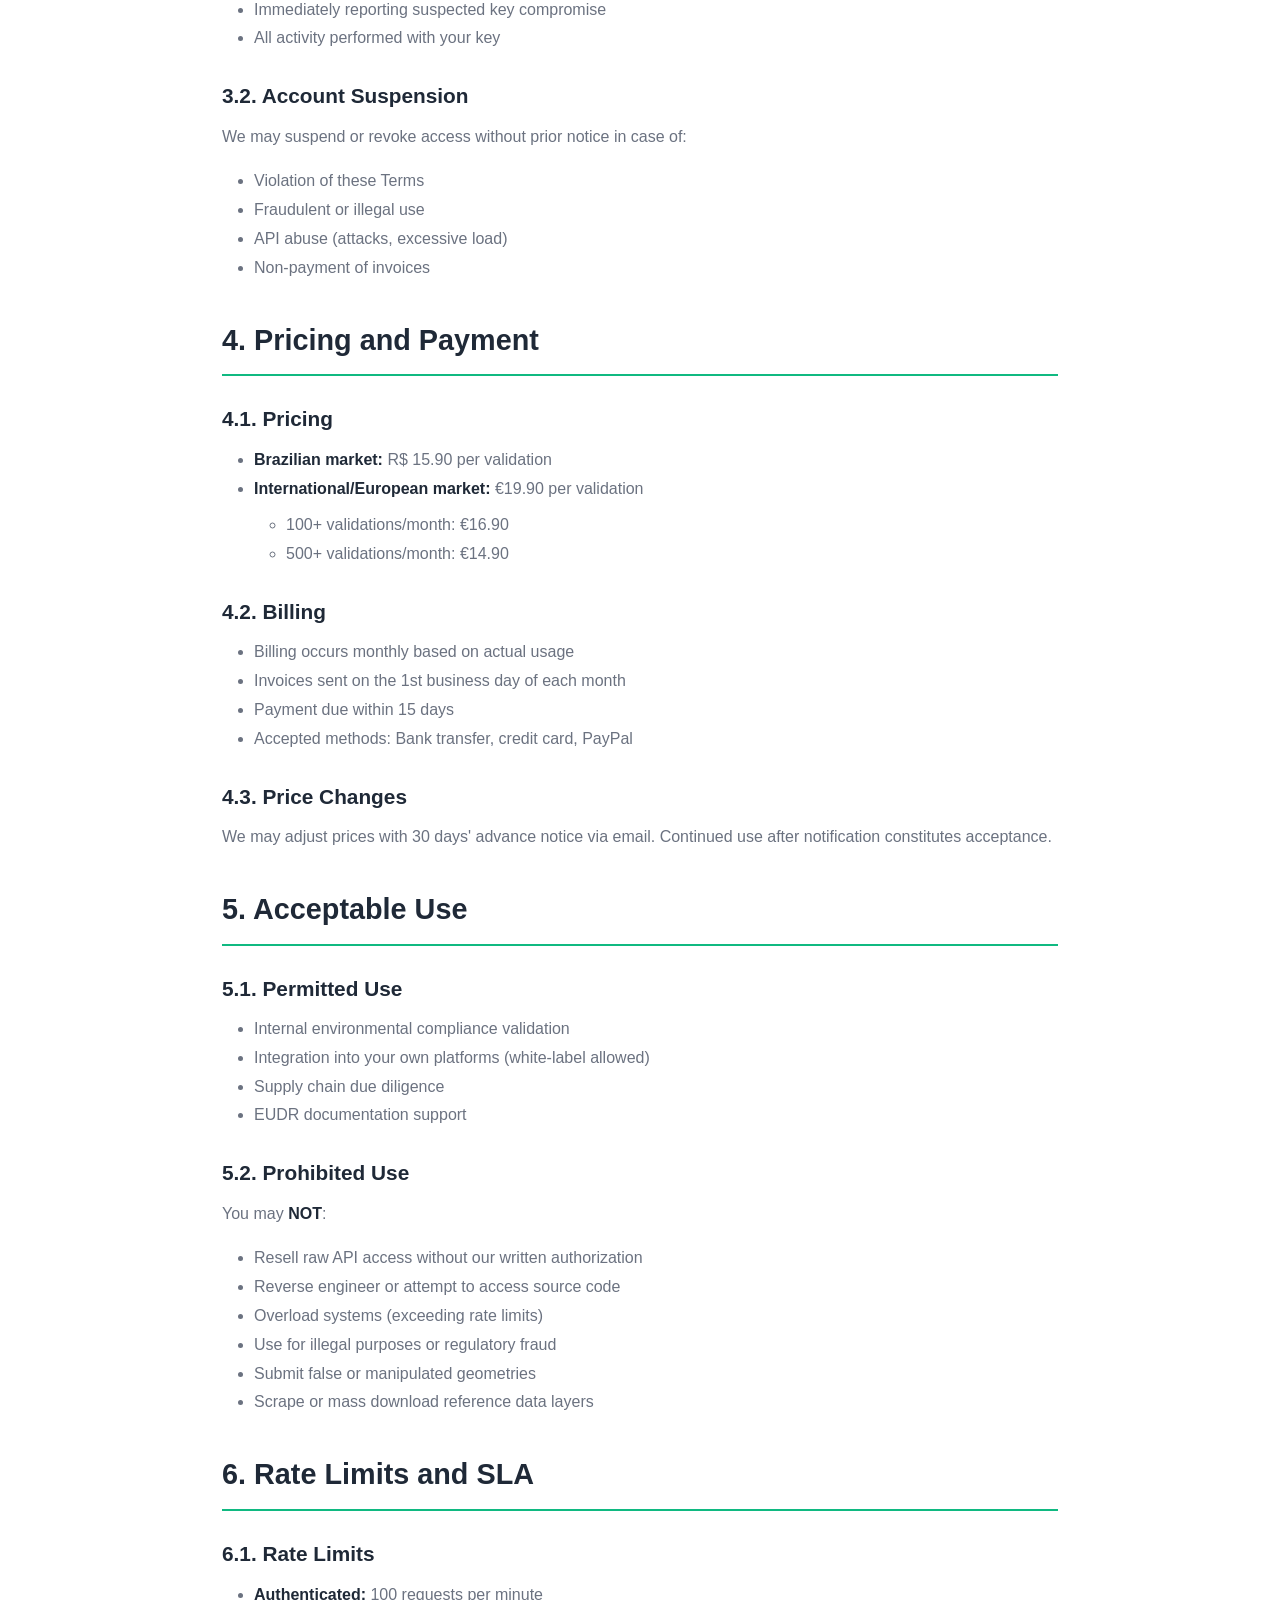
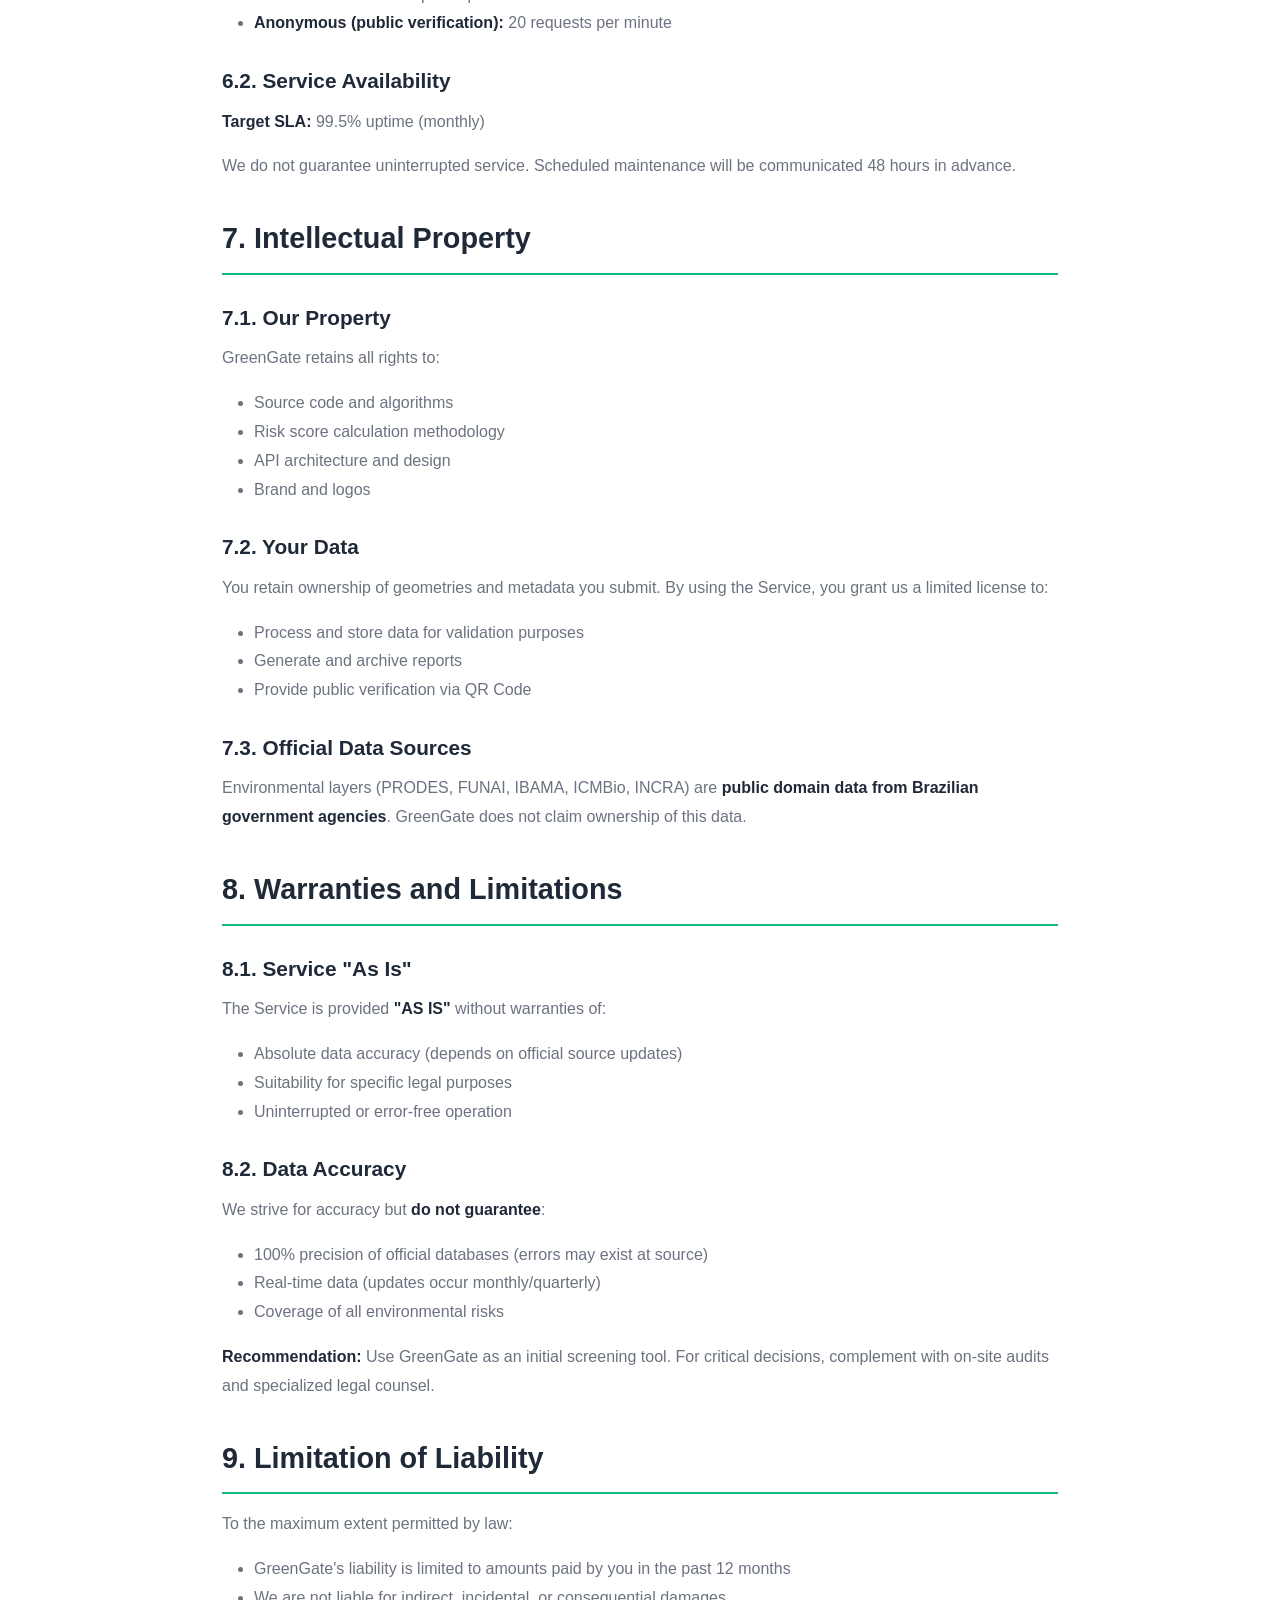
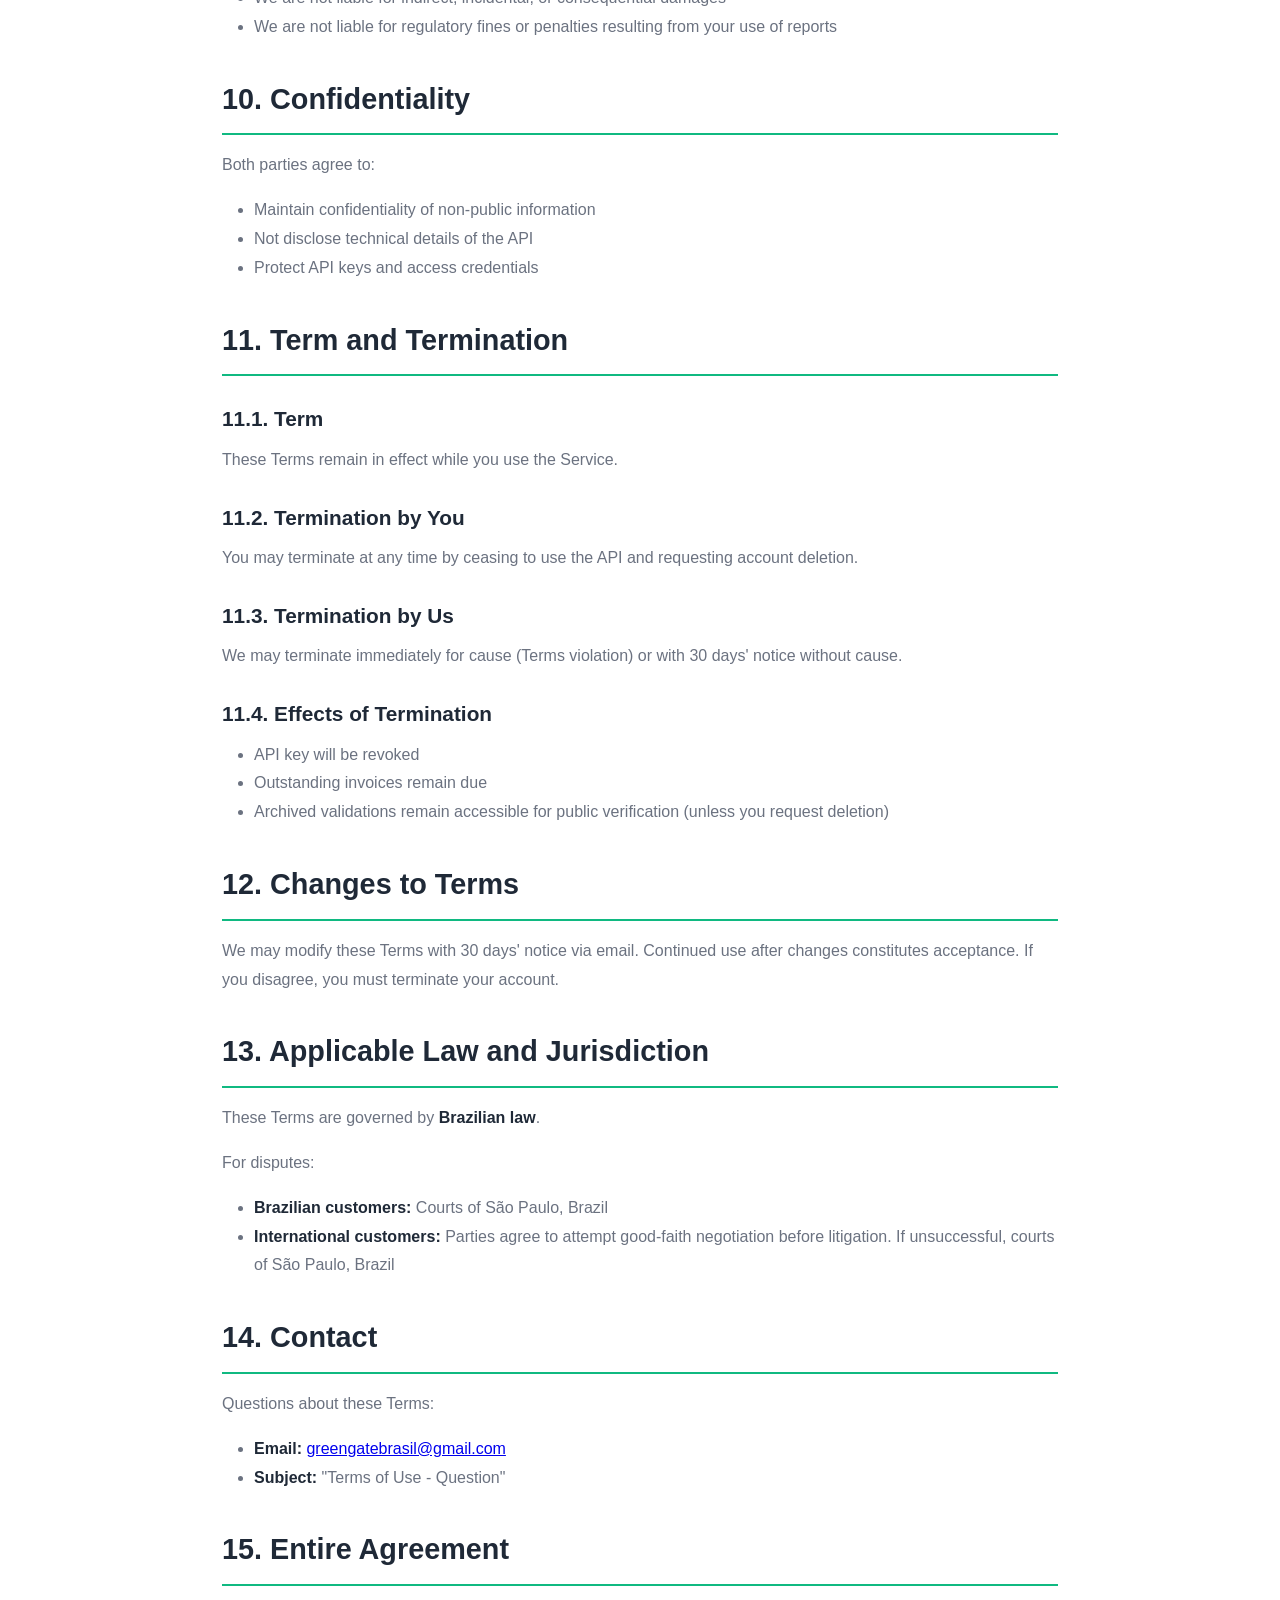
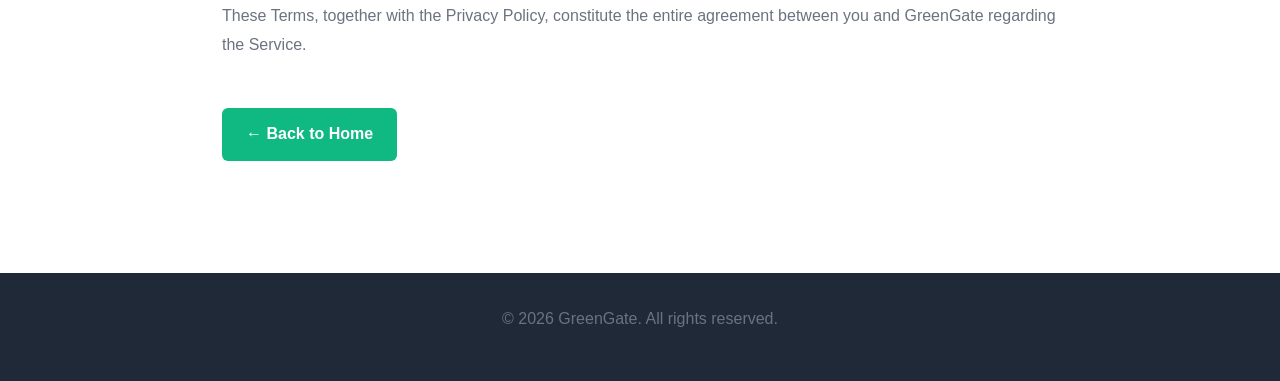
<file: pages/terms-en.html>
<!DOCTYPE html>
<html lang="en">
<head>
    <meta charset="UTF-8">
    <meta name="viewport" content="width=device-width, initial-scale=1.0">
    <title>Terms of Use - GreenGate</title>
    <style>
        * {
            margin: 0;
            padding: 0;
            box-sizing: border-box;
        }

        :root {
            --primary: #10B981;
            --primary-dark: #059669;
            --dark: #1F2937;
            --gray: #6B7280;
            --gray-light: #F3F4F6;
            --white: #FFFFFF;
        }

        body {
            font-family: -apple-system, BlinkMacSystemFont, 'Segoe UI', Roboto, 'Helvetica Neue', Arial, sans-serif;
            line-height: 1.8;
            color: var(--dark);
            background: var(--white);
        }

        .header {
            background: linear-gradient(135deg, var(--primary), var(--primary-dark));
            color: white;
            padding: 2rem 0;
            box-shadow: 0 2px 10px rgba(0,0,0,0.1);
        }

        .container {
            max-width: 900px;
            margin: 0 auto;
            padding: 0 2rem;
        }

        .header h1 {
            font-size: 2.5rem;
            margin-bottom: 0.5rem;
        }

        .header p {
            font-size: 1.1rem;
            opacity: 0.9;
        }

        .lang-switcher {
            position: absolute;
            top: 2rem;
            right: 2rem;
        }

        .lang-switcher a {
            color: white;
            text-decoration: none;
            padding: 0.5rem 1rem;
            background: rgba(255,255,255,0.2);
            border-radius: 6px;
            font-weight: 600;
        }

        .content {
            padding: 3rem 0;
        }

        h2 {
            font-size: 1.8rem;
            color: var(--dark);
            margin: 2rem 0 1rem;
            padding-bottom: 0.5rem;
            border-bottom: 2px solid var(--primary);
        }

        h3 {
            font-size: 1.3rem;
            color: var(--dark);
            margin: 1.5rem 0 0.5rem;
        }

        p {
            margin-bottom: 1rem;
            color: var(--gray);
        }

        ul, ol {
            margin-left: 2rem;
            margin-bottom: 1rem;
            color: var(--gray);
        }

        .update-date {
            background: var(--gray-light);
            padding: 1rem;
            border-radius: 6px;
            margin-bottom: 2rem;
            font-weight: 600;
        }

        .alert {
            background: #FEF3C7;
            border-left: 4px solid #F59E0B;
            padding: 1rem;
            margin: 1rem 0;
            border-radius: 4px;
        }

        .btn {
            display: inline-block;
            padding: 0.75rem 1.5rem;
            background: var(--primary);
            color: white;
            text-decoration: none;
            border-radius: 6px;
            font-weight: 600;
            transition: background 0.2s;
            margin-top: 2rem;
        }

        .btn:hover {
            background: var(--primary-dark);
        }

        .footer {
            background: var(--dark);
            color: white;
            padding: 2rem 0;
            text-align: center;
            margin-top: 4rem;
        }

        strong {
            color: var(--dark);
        }
    </style>
</head>
<body>
    <header class="header">
        <div class="container" style="position: relative;">
            <div class="lang-switcher">
                <a href="terms.html">🇧🇷 Português</a>
            </div>
            <h1>📜 Terms of Use</h1>
            <p>GreenGate API usage conditions</p>
        </div>
    </header>

    <div class="content">
        <div class="container">
            <div class="update-date">
                <strong>Last updated:</strong> December 25, 2025
            </div>

            <p>These Terms of Use ("Terms") govern access to and use of the GreenGate geospatial validation API ("Service"). By using our API, you ("Customer", "you") fully agree to these Terms.</p>

            <h2>1. Acceptance of Terms</h2>

            <p>By requesting an API key or making your first request, you declare that:</p>
            <ul>
                <li>You have read and understood these Terms</li>
                <li>You have legal capacity to contract (individual over 18 years or registered company)</li>
                <li>The information provided during registration is truthful</li>
            </ul>

            <h2>2. Service Description</h2>

            <h3>2.1. What We Provide</h3>
            <p>GreenGate is a <strong>geospatial validation API</strong> that:</p>
            <ul>
                <li>Cross-references polygons with 13 official Brazilian environmental databases</li>
                <li>Generates PDF reports with risk scores (0-100)</li>
                <li>Provides public verification via QR Code</li>
            </ul>

            <h3>2.2. What We Do NOT Provide</h3>
            <div class="alert">
                <strong>Important:</strong>
                <ul style="margin-top: 0.5rem; margin-left: 1.5rem;">
                    <li>We are <strong>not a certification body</strong></li>
                    <li>We do not guarantee EUDR compliance (consult a qualified auditor)</li>
                    <li>We do not provide legal advice on environmental regulations</li>
                    <li>Reports are informational based on available official data</li>
                </ul>
            </div>

            <h3>2.3. Geographic Coverage</h3>
            <p>Currently specialized in <strong>Mato Grosso state, Brazil</strong> (27% of Brazil's soy exports). Coverage may expand based on data availability.</p>

            <h2>3. API Key and Account</h2>

            <h3>3.1. API Key Security</h3>
            <p>You are responsible for:</p>
            <ul>
                <li>Keeping your API key confidential</li>
                <li>Not sharing keys with unauthorized third parties</li>
                <li>Immediately reporting suspected key compromise</li>
                <li>All activity performed with your key</li>
            </ul>

            <h3>3.2. Account Suspension</h3>
            <p>We may suspend or revoke access without prior notice in case of:</p>
            <ul>
                <li>Violation of these Terms</li>
                <li>Fraudulent or illegal use</li>
                <li>API abuse (attacks, excessive load)</li>
                <li>Non-payment of invoices</li>
            </ul>

            <h2>4. Pricing and Payment</h2>

            <h3>4.1. Pricing</h3>
            <ul>
                <li><strong>Brazilian market:</strong> R$ 15.90 per validation</li>
                <li><strong>International/European market:</strong> €19.90 per validation
                    <ul style="margin-left: 2rem; margin-top: 0.5rem;">
                        <li>100+ validations/month: €16.90</li>
                        <li>500+ validations/month: €14.90</li>
                    </ul>
                </li>
            </ul>

            <h3>4.2. Billing</h3>
            <ul>
                <li>Billing occurs monthly based on actual usage</li>
                <li>Invoices sent on the 1st business day of each month</li>
                <li>Payment due within 15 days</li>
                <li>Accepted methods: Bank transfer, credit card, PayPal</li>
            </ul>

            <h3>4.3. Price Changes</h3>
            <p>We may adjust prices with 30 days' advance notice via email. Continued use after notification constitutes acceptance.</p>

            <h2>5. Acceptable Use</h2>

            <h3>5.1. Permitted Use</h3>
            <ul>
                <li>Internal environmental compliance validation</li>
                <li>Integration into your own platforms (white-label allowed)</li>
                <li>Supply chain due diligence</li>
                <li>EUDR documentation support</li>
            </ul>

            <h3>5.2. Prohibited Use</h3>
            <p>You may <strong>NOT</strong>:</p>
            <ul>
                <li>Resell raw API access without our written authorization</li>
                <li>Reverse engineer or attempt to access source code</li>
                <li>Overload systems (exceeding rate limits)</li>
                <li>Use for illegal purposes or regulatory fraud</li>
                <li>Submit false or manipulated geometries</li>
                <li>Scrape or mass download reference data layers</li>
            </ul>

            <h2>6. Rate Limits and SLA</h2>

            <h3>6.1. Rate Limits</h3>
            <ul>
                <li><strong>Authenticated:</strong> 100 requests per minute</li>
                <li><strong>Anonymous (public verification):</strong> 20 requests per minute</li>
            </ul>

            <h3>6.2. Service Availability</h3>
            <p><strong>Target SLA:</strong> 99.5% uptime (monthly)</p>
            <p>We do not guarantee uninterrupted service. Scheduled maintenance will be communicated 48 hours in advance.</p>

            <h2>7. Intellectual Property</h2>

            <h3>7.1. Our Property</h3>
            <p>GreenGate retains all rights to:</p>
            <ul>
                <li>Source code and algorithms</li>
                <li>Risk score calculation methodology</li>
                <li>API architecture and design</li>
                <li>Brand and logos</li>
            </ul>

            <h3>7.2. Your Data</h3>
            <p>You retain ownership of geometries and metadata you submit. By using the Service, you grant us a limited license to:</p>
            <ul>
                <li>Process and store data for validation purposes</li>
                <li>Generate and archive reports</li>
                <li>Provide public verification via QR Code</li>
            </ul>

            <h3>7.3. Official Data Sources</h3>
            <p>Environmental layers (PRODES, FUNAI, IBAMA, ICMBio, INCRA) are <strong>public domain data from Brazilian government agencies</strong>. GreenGate does not claim ownership of this data.</p>

            <h2>8. Warranties and Limitations</h2>

            <h3>8.1. Service "As Is"</h3>
            <p>The Service is provided <strong>"AS IS"</strong> without warranties of:</p>
            <ul>
                <li>Absolute data accuracy (depends on official source updates)</li>
                <li>Suitability for specific legal purposes</li>
                <li>Uninterrupted or error-free operation</li>
            </ul>

            <h3>8.2. Data Accuracy</h3>
            <p>We strive for accuracy but <strong>do not guarantee</strong>:</p>
            <ul>
                <li>100% precision of official databases (errors may exist at source)</li>
                <li>Real-time data (updates occur monthly/quarterly)</li>
                <li>Coverage of all environmental risks</li>
            </ul>

            <p><strong>Recommendation:</strong> Use GreenGate as an initial screening tool. For critical decisions, complement with on-site audits and specialized legal counsel.</p>

            <h2>9. Limitation of Liability</h2>

            <p>To the maximum extent permitted by law:</p>
            <ul>
                <li>GreenGate's liability is limited to amounts paid by you in the past 12 months</li>
                <li>We are not liable for indirect, incidental, or consequential damages</li>
                <li>We are not liable for regulatory fines or penalties resulting from your use of reports</li>
            </ul>

            <h2>10. Confidentiality</h2>

            <p>Both parties agree to:</p>
            <ul>
                <li>Maintain confidentiality of non-public information</li>
                <li>Not disclose technical details of the API</li>
                <li>Protect API keys and access credentials</li>
            </ul>

            <h2>11. Term and Termination</h2>

            <h3>11.1. Term</h3>
            <p>These Terms remain in effect while you use the Service.</p>

            <h3>11.2. Termination by You</h3>
            <p>You may terminate at any time by ceasing to use the API and requesting account deletion.</p>

            <h3>11.3. Termination by Us</h3>
            <p>We may terminate immediately for cause (Terms violation) or with 30 days' notice without cause.</p>

            <h3>11.4. Effects of Termination</h3>
            <ul>
                <li>API key will be revoked</li>
                <li>Outstanding invoices remain due</li>
                <li>Archived validations remain accessible for public verification (unless you request deletion)</li>
            </ul>

            <h2>12. Changes to Terms</h2>

            <p>We may modify these Terms with 30 days' notice via email. Continued use after changes constitutes acceptance. If you disagree, you must terminate your account.</p>

            <h2>13. Applicable Law and Jurisdiction</h2>

            <p>These Terms are governed by <strong>Brazilian law</strong>.</p>

            <p>For disputes:</p>
            <ul>
                <li><strong>Brazilian customers:</strong> Courts of São Paulo, Brazil</li>
                <li><strong>International customers:</strong> Parties agree to attempt good-faith negotiation before litigation. If unsuccessful, courts of São Paulo, Brazil</li>
            </ul>

            <h2>14. Contact</h2>

            <p>Questions about these Terms:</p>
            <ul>
                <li><strong>Email:</strong> <a href="mailto:greengatebrasil@gmail.com">greengatebrasil@gmail.com</a></li>
                <li><strong>Subject:</strong> "Terms of Use - Question"</li>
            </ul>

            <h2>15. Entire Agreement</h2>

            <p>These Terms, together with the Privacy Policy, constitute the entire agreement between you and GreenGate regarding the Service.</p>

            <a href="../index.html" class="btn">← Back to Home</a>
        </div>
    </div>

    <footer class="footer">
        <div class="container">
            <p>&copy; 2026 GreenGate. All rights reserved.</p>
        </div>
    </footer>
</body>
</html>
</file>
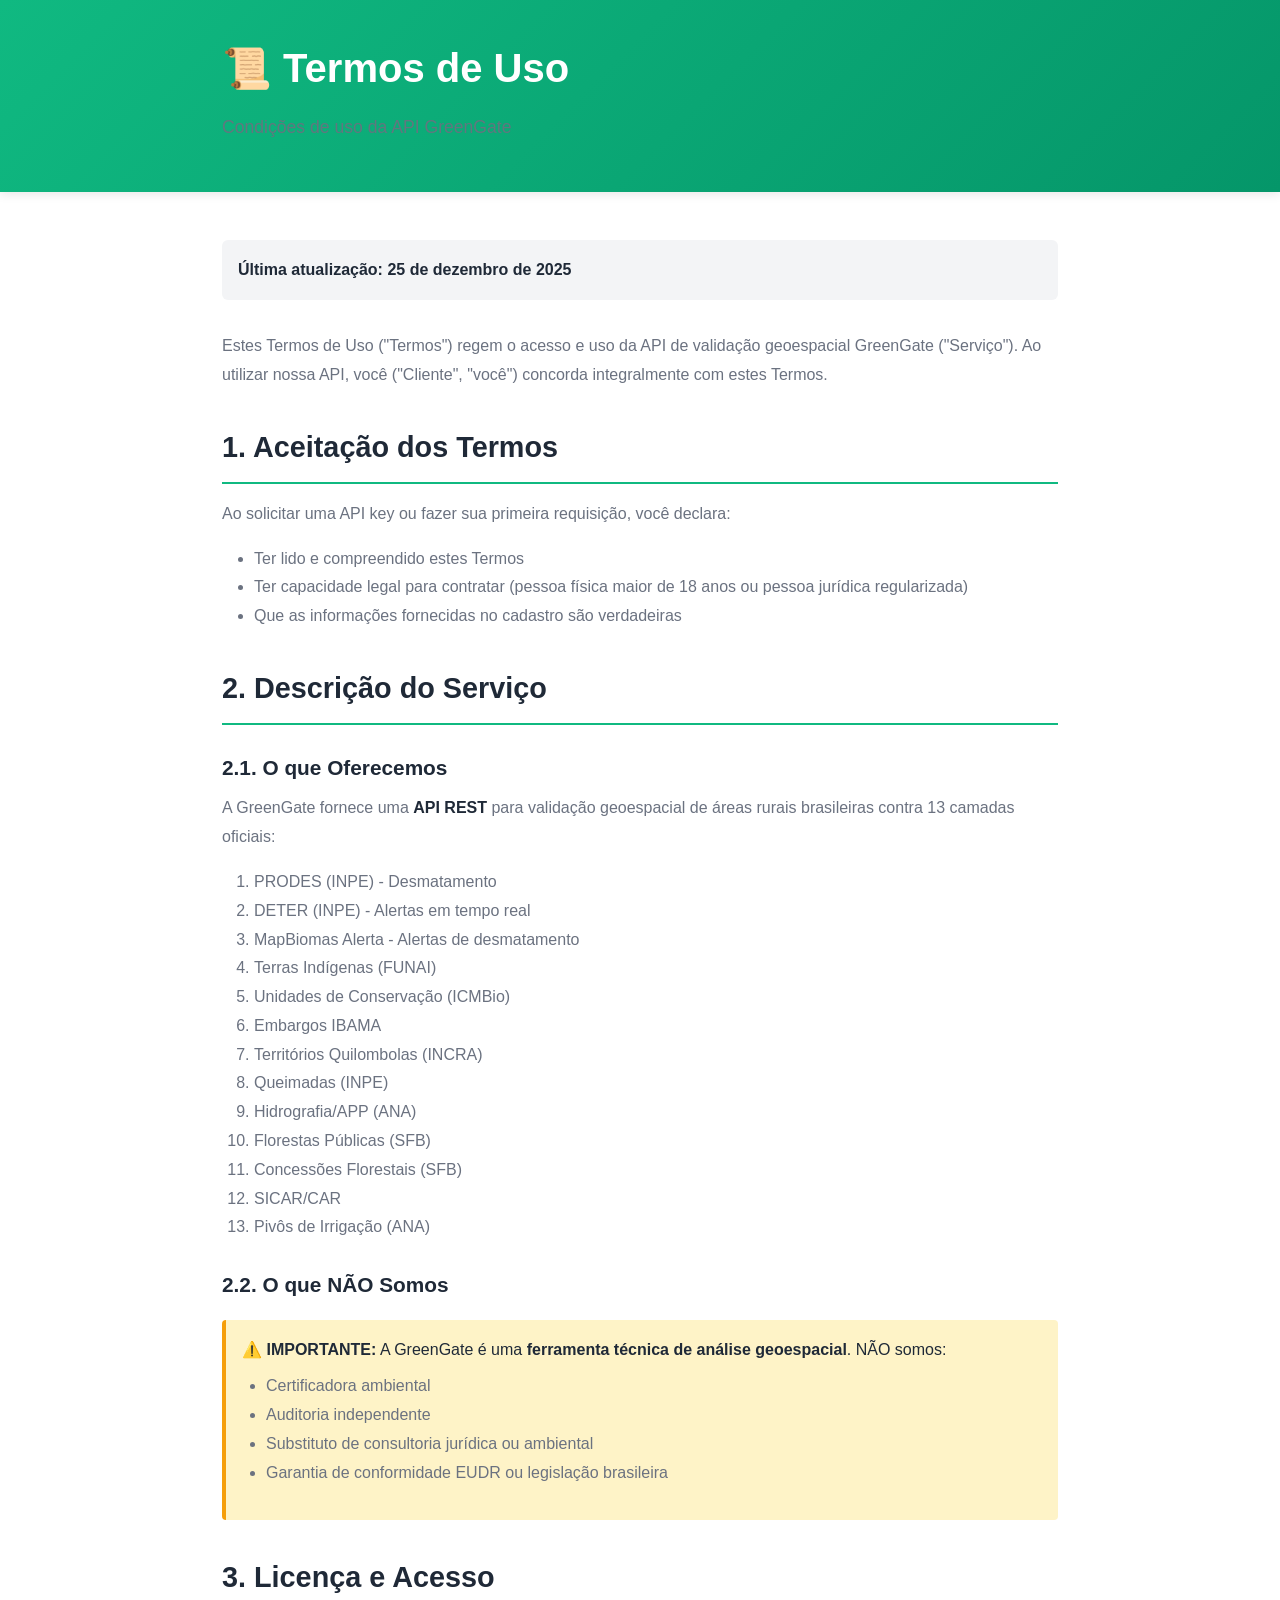
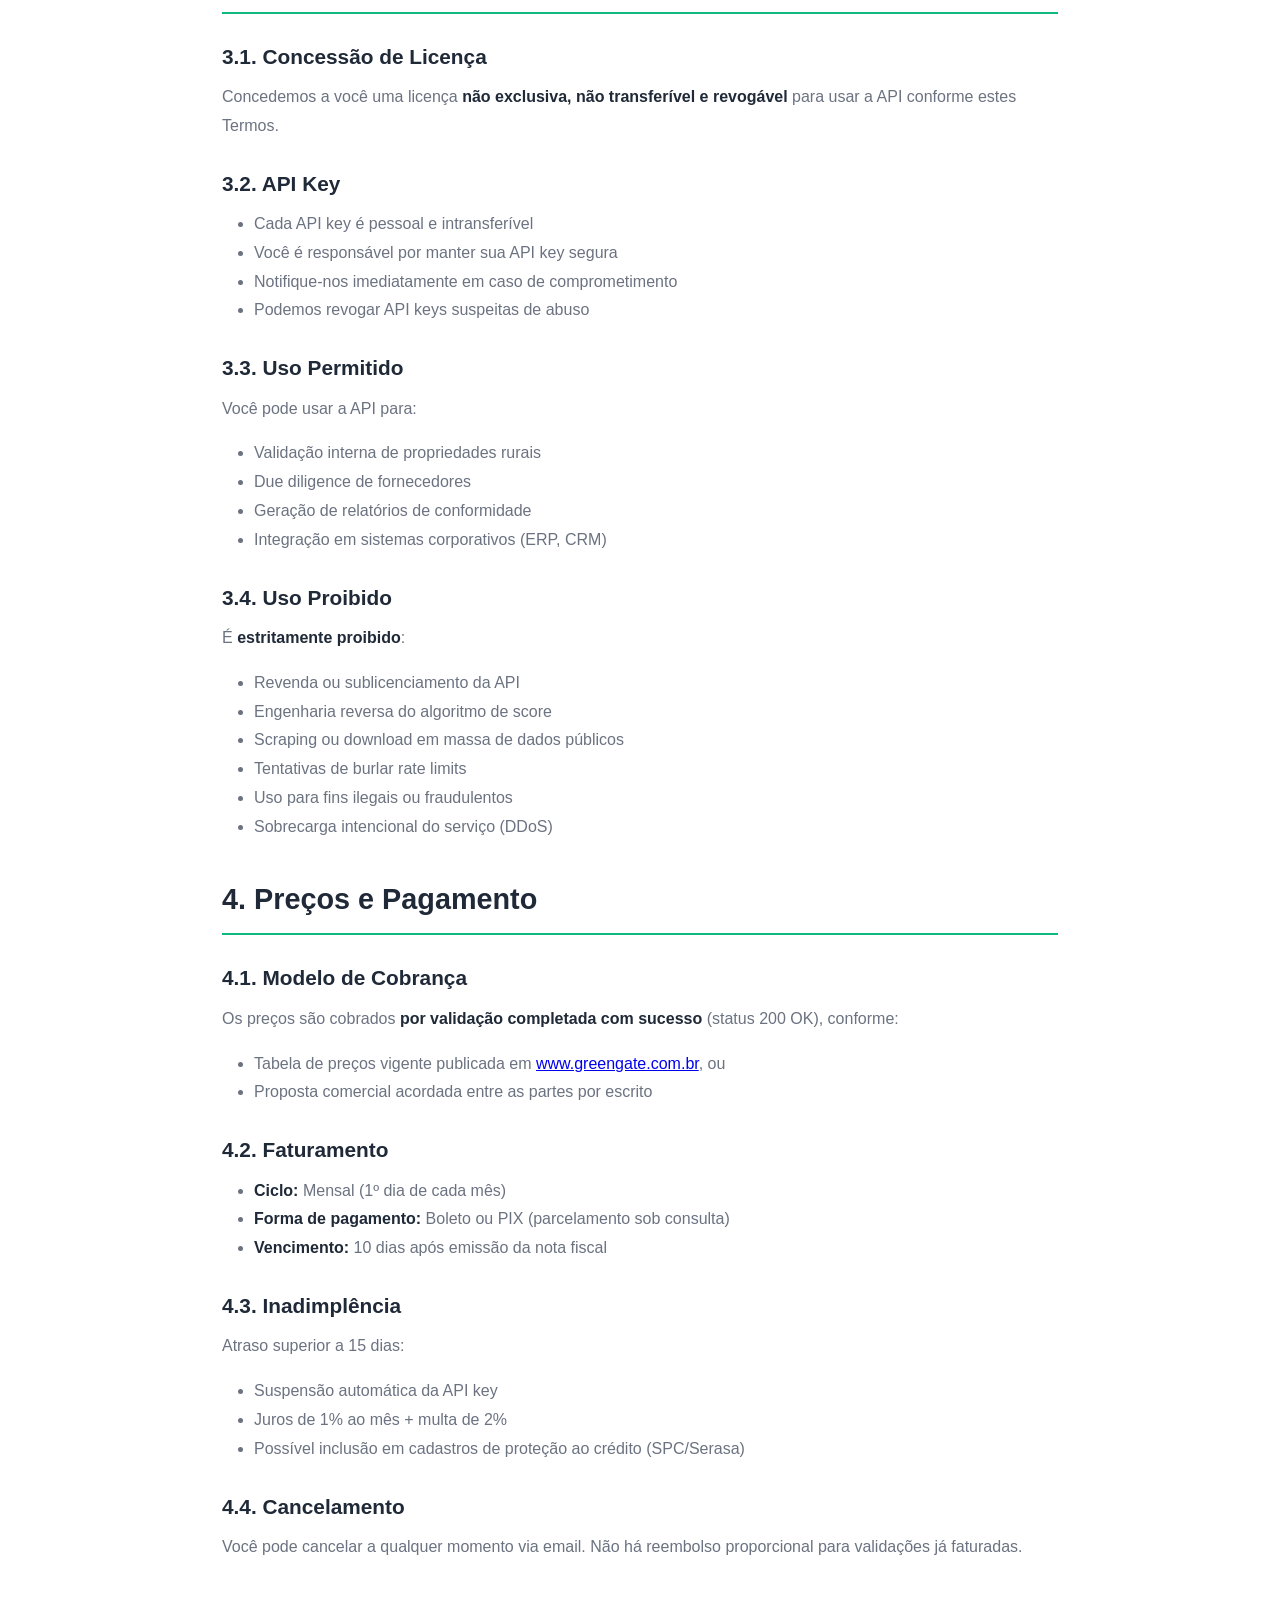
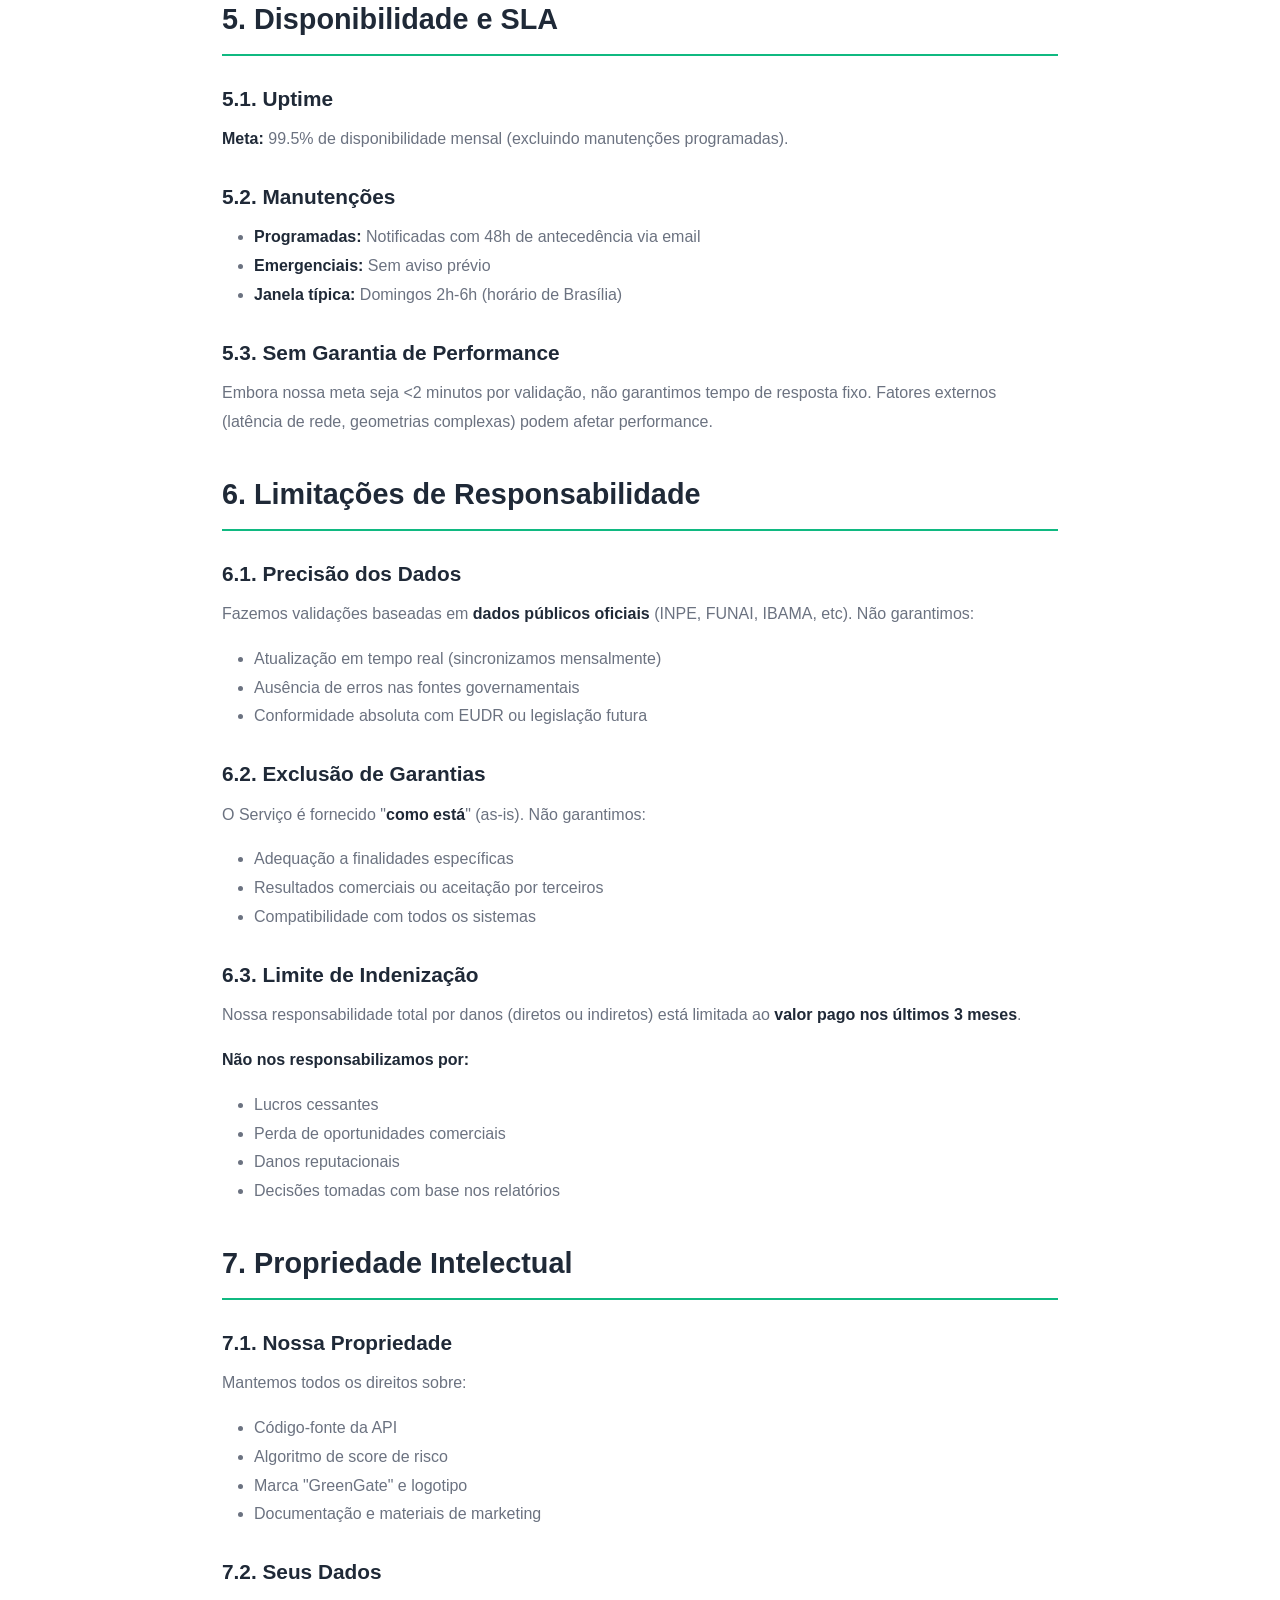
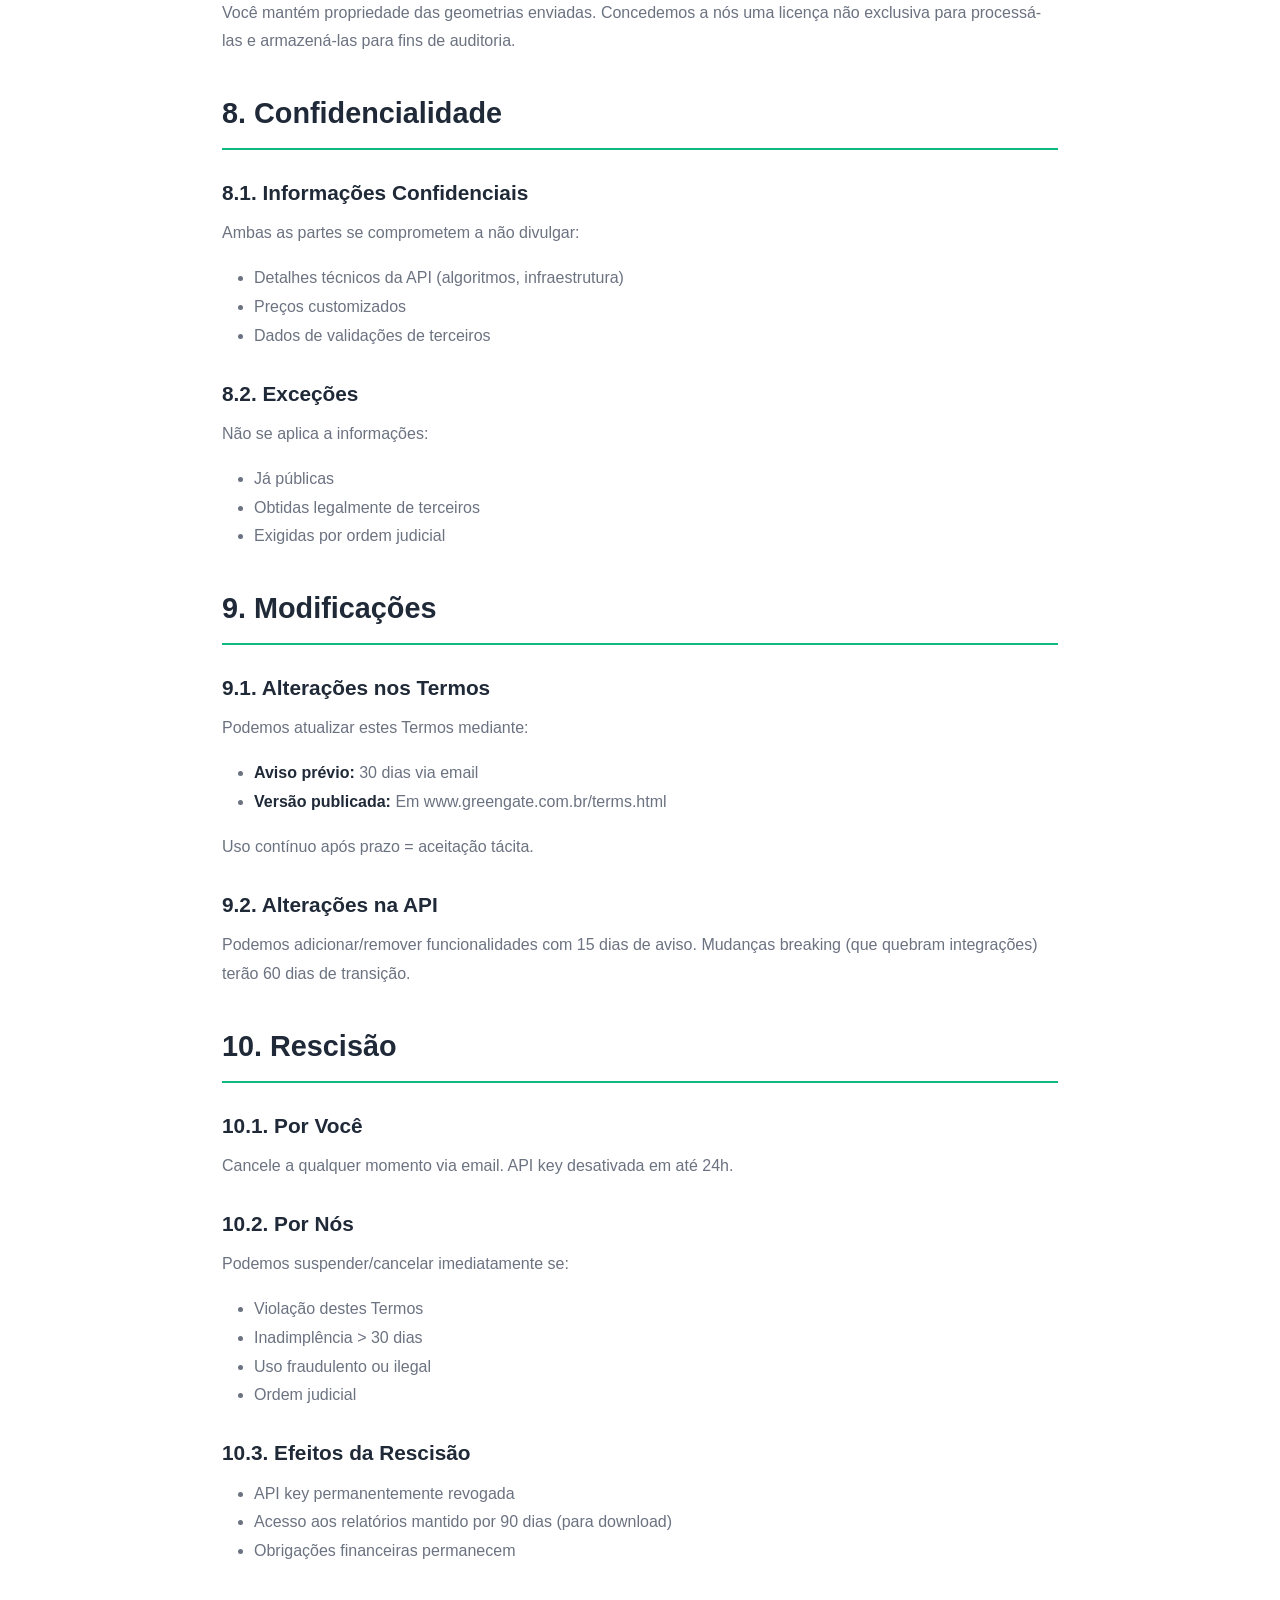
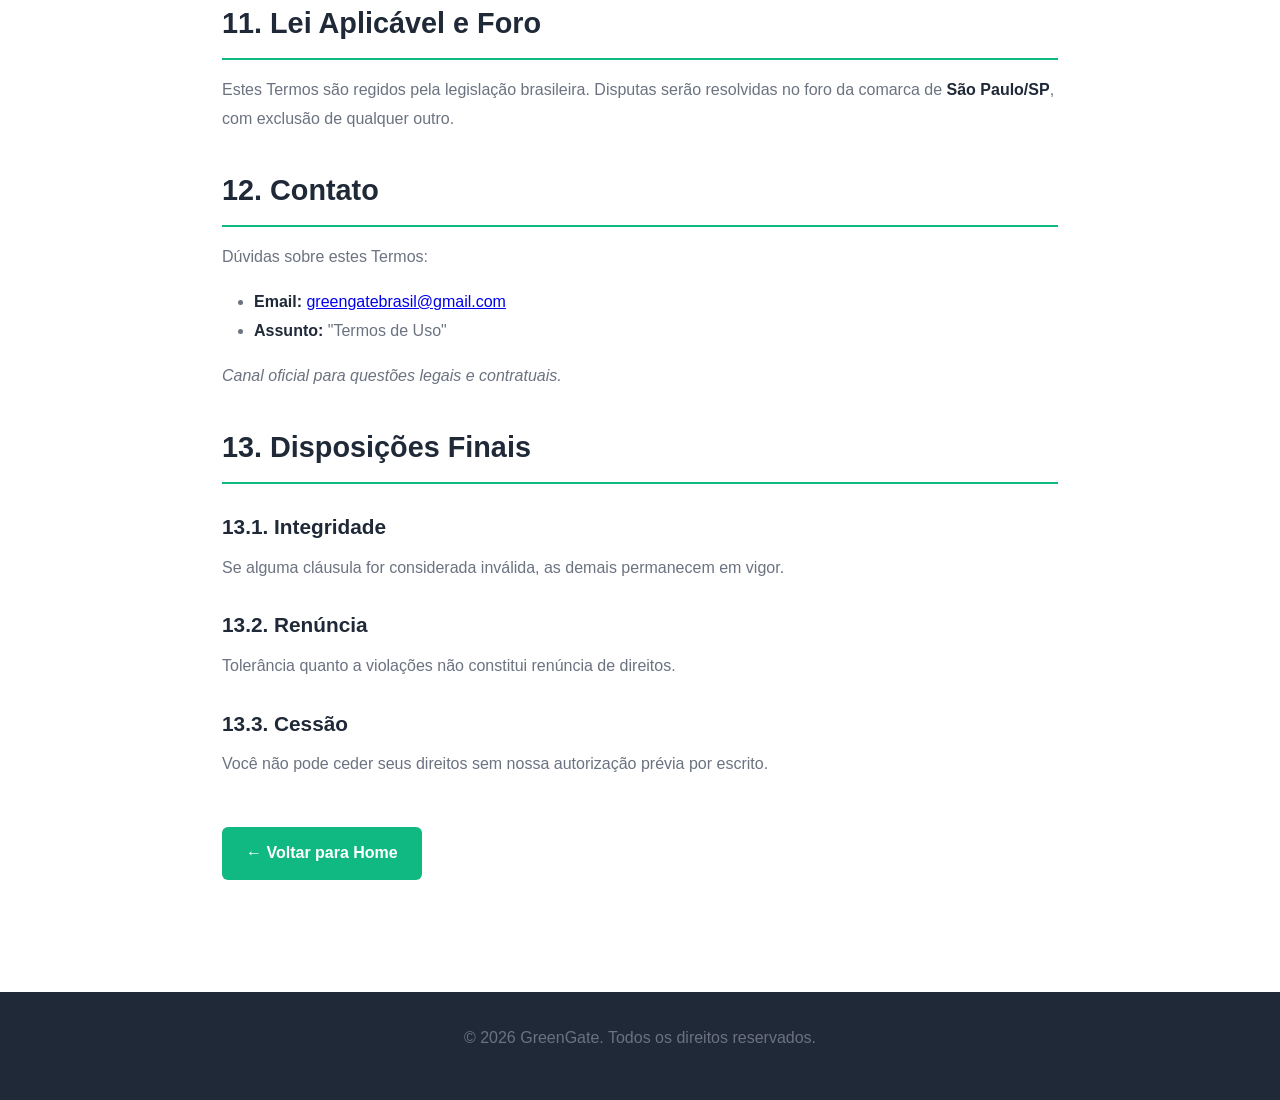
<file: pages/terms.html>
<!DOCTYPE html>
<html lang="pt-BR">
<head>
    <meta charset="UTF-8">
    <meta name="viewport" content="width=device-width, initial-scale=1.0">
    <title>Termos de Uso - GreenGate</title>
    <style>
        * {
            margin: 0;
            padding: 0;
            box-sizing: border-box;
        }

        :root {
            --primary: #10B981;
            --primary-dark: #059669;
            --dark: #1F2937;
            --gray: #6B7280;
            --gray-light: #F3F4F6;
            --white: #FFFFFF;
        }

        body {
            font-family: -apple-system, BlinkMacSystemFont, 'Segoe UI', Roboto, 'Helvetica Neue', Arial, sans-serif;
            line-height: 1.8;
            color: var(--dark);
            background: var(--white);
        }

        .header {
            background: linear-gradient(135deg, var(--primary), var(--primary-dark));
            color: white;
            padding: 2rem 0;
            box-shadow: 0 2px 10px rgba(0,0,0,0.1);
        }

        .container {
            max-width: 900px;
            margin: 0 auto;
            padding: 0 2rem;
        }

        .header h1 {
            font-size: 2.5rem;
            margin-bottom: 0.5rem;
        }

        .header p {
            font-size: 1.1rem;
            opacity: 0.9;
        }

        .content {
            padding: 3rem 0;
        }

        h2 {
            font-size: 1.8rem;
            color: var(--dark);
            margin: 2rem 0 1rem;
            padding-bottom: 0.5rem;
            border-bottom: 2px solid var(--primary);
        }

        h3 {
            font-size: 1.3rem;
            color: var(--dark);
            margin: 1.5rem 0 0.5rem;
        }

        p {
            margin-bottom: 1rem;
            color: var(--gray);
        }

        ul, ol {
            margin-left: 2rem;
            margin-bottom: 1rem;
            color: var(--gray);
        }

        .update-date {
            background: var(--gray-light);
            padding: 1rem;
            border-radius: 6px;
            margin-bottom: 2rem;
            font-weight: 600;
        }

        .alert {
            background: #FEF3C7;
            border-left: 4px solid #F59E0B;
            padding: 1rem;
            margin: 1rem 0;
            border-radius: 4px;
        }

        .btn {
            display: inline-block;
            padding: 0.75rem 1.5rem;
            background: var(--primary);
            color: white;
            text-decoration: none;
            border-radius: 6px;
            font-weight: 600;
            transition: background 0.2s;
            margin-top: 2rem;
        }

        .btn:hover {
            background: var(--primary-dark);
        }

        .footer {
            background: var(--dark);
            color: white;
            padding: 2rem 0;
            text-align: center;
            margin-top: 4rem;
        }

        strong {
            color: var(--dark);
        }
    </style>
</head>
<body>
    <header class="header">
        <div class="container">
            <h1>📜 Termos de Uso</h1>
            <p>Condições de uso da API GreenGate</p>
        </div>
    </header>

    <div class="content">
        <div class="container">
            <div class="update-date">
                <strong>Última atualização:</strong> 25 de dezembro de 2025
            </div>

            <p>Estes Termos de Uso ("Termos") regem o acesso e uso da API de validação geoespacial GreenGate ("Serviço"). Ao utilizar nossa API, você ("Cliente", "você") concorda integralmente com estes Termos.</p>

            <h2>1. Aceitação dos Termos</h2>

            <p>Ao solicitar uma API key ou fazer sua primeira requisição, você declara:</p>
            <ul>
                <li>Ter lido e compreendido estes Termos</li>
                <li>Ter capacidade legal para contratar (pessoa física maior de 18 anos ou pessoa jurídica regularizada)</li>
                <li>Que as informações fornecidas no cadastro são verdadeiras</li>
            </ul>

            <h2>2. Descrição do Serviço</h2>

            <h3>2.1. O que Oferecemos</h3>
            <p>A GreenGate fornece uma <strong>API REST</strong> para validação geoespacial de áreas rurais brasileiras contra 13 camadas oficiais:</p>
            <ol>
                <li>PRODES (INPE) - Desmatamento</li>
                <li>DETER (INPE) - Alertas em tempo real</li>
                <li>MapBiomas Alerta - Alertas de desmatamento</li>
                <li>Terras Indígenas (FUNAI)</li>
                <li>Unidades de Conservação (ICMBio)</li>
                <li>Embargos IBAMA</li>
                <li>Territórios Quilombolas (INCRA)</li>
                <li>Queimadas (INPE)</li>
                <li>Hidrografia/APP (ANA)</li>
                <li>Florestas Públicas (SFB)</li>
                <li>Concessões Florestais (SFB)</li>
                <li>SICAR/CAR</li>
                <li>Pivôs de Irrigação (ANA)</li>
            </ol>

            <h3>2.2. O que NÃO Somos</h3>
            <div class="alert">
                <strong>⚠️ IMPORTANTE:</strong> A GreenGate é uma <strong>ferramenta técnica de análise geoespacial</strong>. NÃO somos:
                <ul style="margin-top: 0.5rem; margin-left: 1.5rem;">
                    <li>Certificadora ambiental</li>
                    <li>Auditoria independente</li>
                    <li>Substituto de consultoria jurídica ou ambiental</li>
                    <li>Garantia de conformidade EUDR ou legislação brasileira</li>
                </ul>
            </div>

            <h2>3. Licença e Acesso</h2>

            <h3>3.1. Concessão de Licença</h3>
            <p>Concedemos a você uma licença <strong>não exclusiva, não transferível e revogável</strong> para usar a API conforme estes Termos.</p>

            <h3>3.2. API Key</h3>
            <ul>
                <li>Cada API key é pessoal e intransferível</li>
                <li>Você é responsável por manter sua API key segura</li>
                <li>Notifique-nos imediatamente em caso de comprometimento</li>
                <li>Podemos revogar API keys suspeitas de abuso</li>
            </ul>

            <h3>3.3. Uso Permitido</h3>
            <p>Você pode usar a API para:</p>
            <ul>
                <li>Validação interna de propriedades rurais</li>
                <li>Due diligence de fornecedores</li>
                <li>Geração de relatórios de conformidade</li>
                <li>Integração em sistemas corporativos (ERP, CRM)</li>
            </ul>

            <h3>3.4. Uso Proibido</h3>
            <p>É <strong>estritamente proibido</strong>:</p>
            <ul>
                <li>Revenda ou sublicenciamento da API</li>
                <li>Engenharia reversa do algoritmo de score</li>
                <li>Scraping ou download em massa de dados públicos</li>
                <li>Tentativas de burlar rate limits</li>
                <li>Uso para fins ilegais ou fraudulentos</li>
                <li>Sobrecarga intencional do serviço (DDoS)</li>
            </ul>

            <h2>4. Preços e Pagamento</h2>

            <h3>4.1. Modelo de Cobrança</h3>
            <p>Os preços são cobrados <strong>por validação completada com sucesso</strong> (status 200 OK), conforme:</p>
            <ul>
                <li>Tabela de preços vigente publicada em <a href="https://www.greengate.com.br">www.greengate.com.br</a>, ou</li>
                <li>Proposta comercial acordada entre as partes por escrito</li>
            </ul>

            <h3>4.2. Faturamento</h3>
            <ul>
                <li><strong>Ciclo:</strong> Mensal (1º dia de cada mês)</li>
                <li><strong>Forma de pagamento:</strong> Boleto ou PIX (parcelamento sob consulta)</li>
                <li><strong>Vencimento:</strong> 10 dias após emissão da nota fiscal</li>
            </ul>

            <h3>4.3. Inadimplência</h3>
            <p>Atraso superior a 15 dias:</p>
            <ul>
                <li>Suspensão automática da API key</li>
                <li>Juros de 1% ao mês + multa de 2%</li>
                <li>Possível inclusão em cadastros de proteção ao crédito (SPC/Serasa)</li>
            </ul>

            <h3>4.4. Cancelamento</h3>
            <p>Você pode cancelar a qualquer momento via email. Não há reembolso proporcional para validações já faturadas.</p>

            <h2>5. Disponibilidade e SLA</h2>

            <h3>5.1. Uptime</h3>
            <p><strong>Meta:</strong> 99.5% de disponibilidade mensal (excluindo manutenções programadas).</p>

            <h3>5.2. Manutenções</h3>
            <ul>
                <li><strong>Programadas:</strong> Notificadas com 48h de antecedência via email</li>
                <li><strong>Emergenciais:</strong> Sem aviso prévio</li>
                <li><strong>Janela típica:</strong> Domingos 2h-6h (horário de Brasília)</li>
            </ul>

            <h3>5.3. Sem Garantia de Performance</h3>
            <p>Embora nossa meta seja &lt;2 minutos por validação, não garantimos tempo de resposta fixo. Fatores externos (latência de rede, geometrias complexas) podem afetar performance.</p>

            <h2>6. Limitações de Responsabilidade</h2>

            <h3>6.1. Precisão dos Dados</h3>
            <p>Fazemos validações baseadas em <strong>dados públicos oficiais</strong> (INPE, FUNAI, IBAMA, etc). Não garantimos:</p>
            <ul>
                <li>Atualização em tempo real (sincronizamos mensalmente)</li>
                <li>Ausência de erros nas fontes governamentais</li>
                <li>Conformidade absoluta com EUDR ou legislação futura</li>
            </ul>

            <h3>6.2. Exclusão de Garantias</h3>
            <p>O Serviço é fornecido "<strong>como está</strong>" (as-is). Não garantimos:</p>
            <ul>
                <li>Adequação a finalidades específicas</li>
                <li>Resultados comerciais ou aceitação por terceiros</li>
                <li>Compatibilidade com todos os sistemas</li>
            </ul>

            <h3>6.3. Limite de Indenização</h3>
            <p>Nossa responsabilidade total por danos (diretos ou indiretos) está limitada ao <strong>valor pago nos últimos 3 meses</strong>.</p>

            <p><strong>Não nos responsabilizamos por:</strong></p>
            <ul>
                <li>Lucros cessantes</li>
                <li>Perda de oportunidades comerciais</li>
                <li>Danos reputacionais</li>
                <li>Decisões tomadas com base nos relatórios</li>
            </ul>

            <h2>7. Propriedade Intelectual</h2>

            <h3>7.1. Nossa Propriedade</h3>
            <p>Mantemos todos os direitos sobre:</p>
            <ul>
                <li>Código-fonte da API</li>
                <li>Algoritmo de score de risco</li>
                <li>Marca "GreenGate" e logotipo</li>
                <li>Documentação e materiais de marketing</li>
            </ul>

            <h3>7.2. Seus Dados</h3>
            <p>Você mantém propriedade das geometrias enviadas. Concedemos a nós uma licença não exclusiva para processá-las e armazená-las para fins de auditoria.</p>

            <h2>8. Confidencialidade</h2>

            <h3>8.1. Informações Confidenciais</h3>
            <p>Ambas as partes se comprometem a não divulgar:</p>
            <ul>
                <li>Detalhes técnicos da API (algoritmos, infraestrutura)</li>
                <li>Preços customizados</li>
                <li>Dados de validações de terceiros</li>
            </ul>

            <h3>8.2. Exceções</h3>
            <p>Não se aplica a informações:</p>
            <ul>
                <li>Já públicas</li>
                <li>Obtidas legalmente de terceiros</li>
                <li>Exigidas por ordem judicial</li>
            </ul>

            <h2>9. Modificações</h2>

            <h3>9.1. Alterações nos Termos</h3>
            <p>Podemos atualizar estes Termos mediante:</p>
            <ul>
                <li><strong>Aviso prévio:</strong> 30 dias via email</li>
                <li><strong>Versão publicada:</strong> Em www.greengate.com.br/terms.html</li>
            </ul>
            <p>Uso contínuo após prazo = aceitação tácita.</p>

            <h3>9.2. Alterações na API</h3>
            <p>Podemos adicionar/remover funcionalidades com 15 dias de aviso. Mudanças breaking (que quebram integrações) terão 60 dias de transição.</p>

            <h2>10. Rescisão</h2>

            <h3>10.1. Por Você</h3>
            <p>Cancele a qualquer momento via email. API key desativada em até 24h.</p>

            <h3>10.2. Por Nós</h3>
            <p>Podemos suspender/cancelar imediatamente se:</p>
            <ul>
                <li>Violação destes Termos</li>
                <li>Inadimplência &gt; 30 dias</li>
                <li>Uso fraudulento ou ilegal</li>
                <li>Ordem judicial</li>
            </ul>

            <h3>10.3. Efeitos da Rescisão</h3>
            <ul>
                <li>API key permanentemente revogada</li>
                <li>Acesso aos relatórios mantido por 90 dias (para download)</li>
                <li>Obrigações financeiras permanecem</li>
            </ul>

            <h2>11. Lei Aplicável e Foro</h2>

            <p>Estes Termos são regidos pela legislação brasileira. Disputas serão resolvidas no foro da comarca de <strong>São Paulo/SP</strong>, com exclusão de qualquer outro.</p>

            <h2>12. Contato</h2>

            <p>Dúvidas sobre estes Termos:</p>
            <ul>
                <li><strong>Email:</strong> <a href="mailto:greengatebrasil@gmail.com">greengatebrasil@gmail.com</a></li>
                <li><strong>Assunto:</strong> "Termos de Uso"</li>
            </ul>
            <p><em>Canal oficial para questões legais e contratuais.</em></p>

            <h2>13. Disposições Finais</h2>

            <h3>13.1. Integridade</h3>
            <p>Se alguma cláusula for considerada inválida, as demais permanecem em vigor.</p>

            <h3>13.2. Renúncia</h3>
            <p>Tolerância quanto a violações não constitui renúncia de direitos.</p>

            <h3>13.3. Cessão</h3>
            <p>Você não pode ceder seus direitos sem nossa autorização prévia por escrito.</p>

            <a href="../index.html" class="btn">← Voltar para Home</a>
        </div>
    </div>

    <footer class="footer">
        <div class="container">
            <p>&copy; 2026 GreenGate. Todos os direitos reservados.</p>
        </div>
    </footer>
</body>
</html>
</file>
